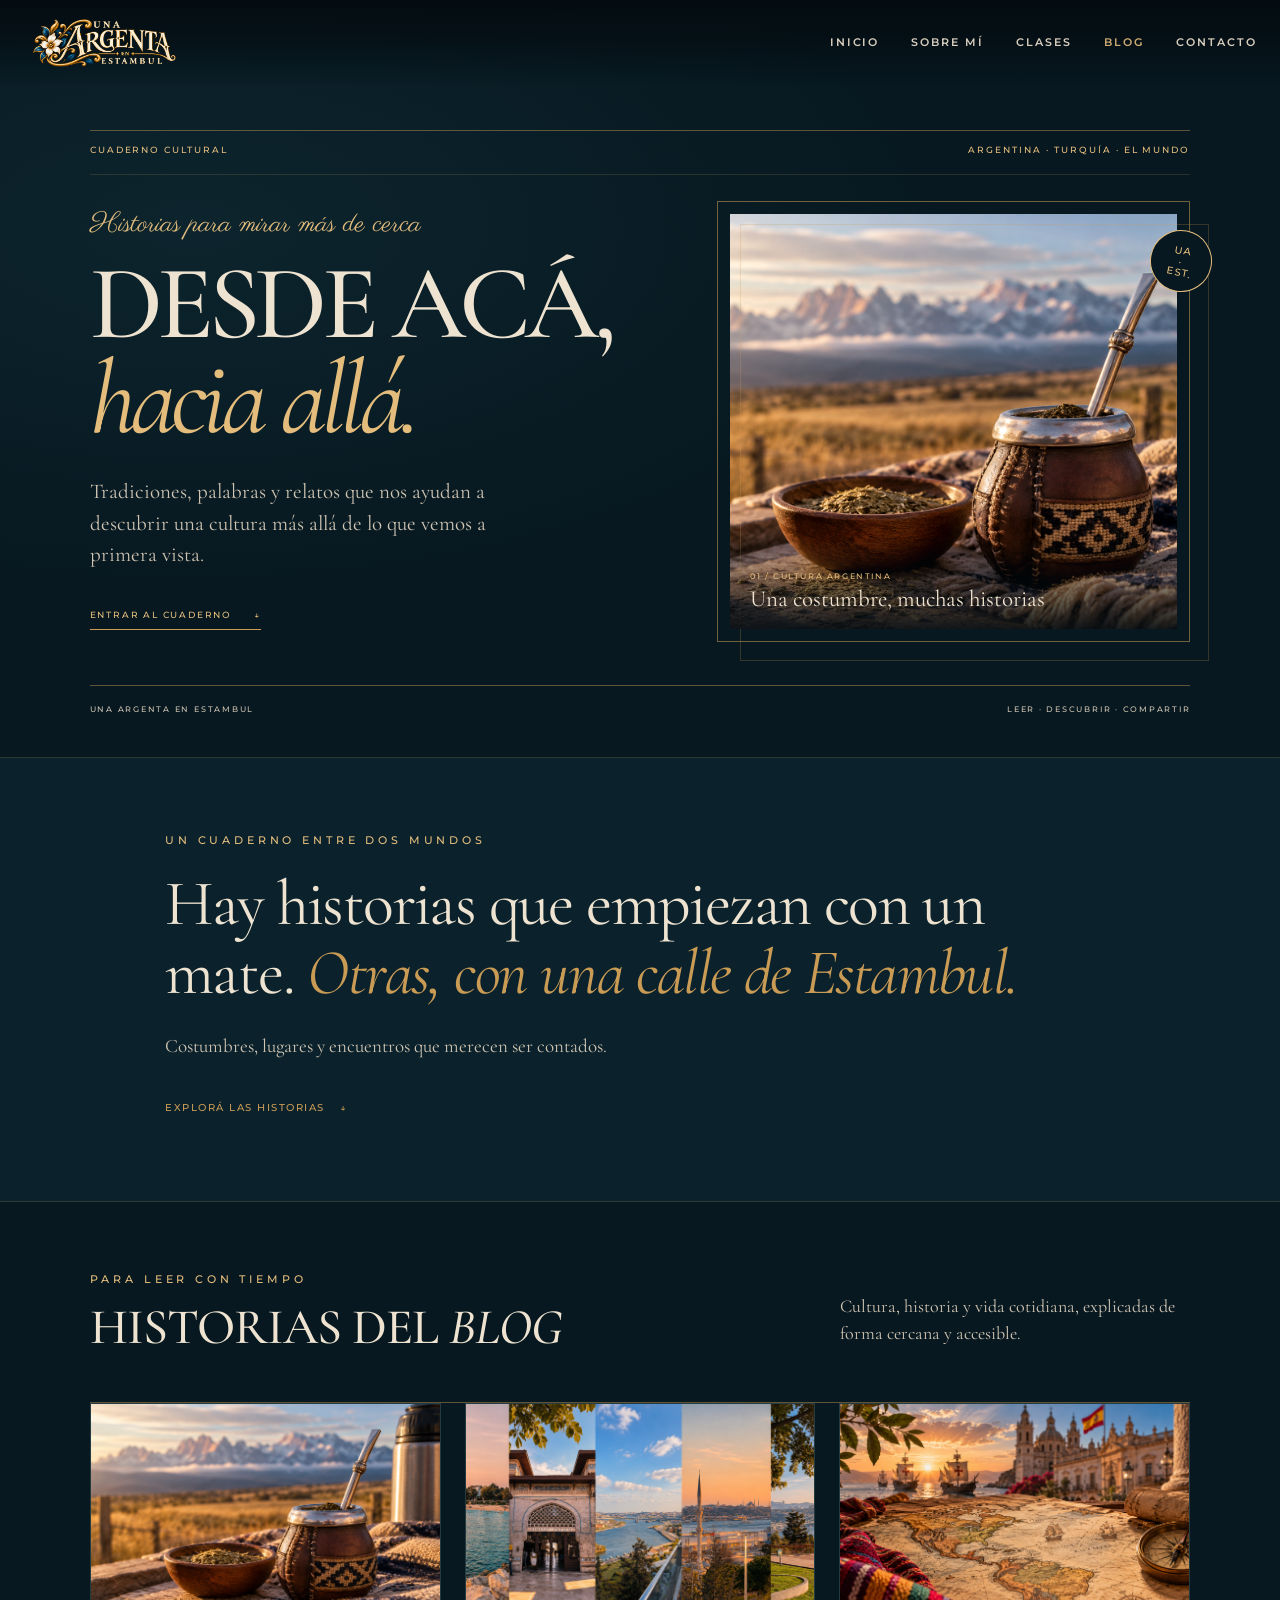
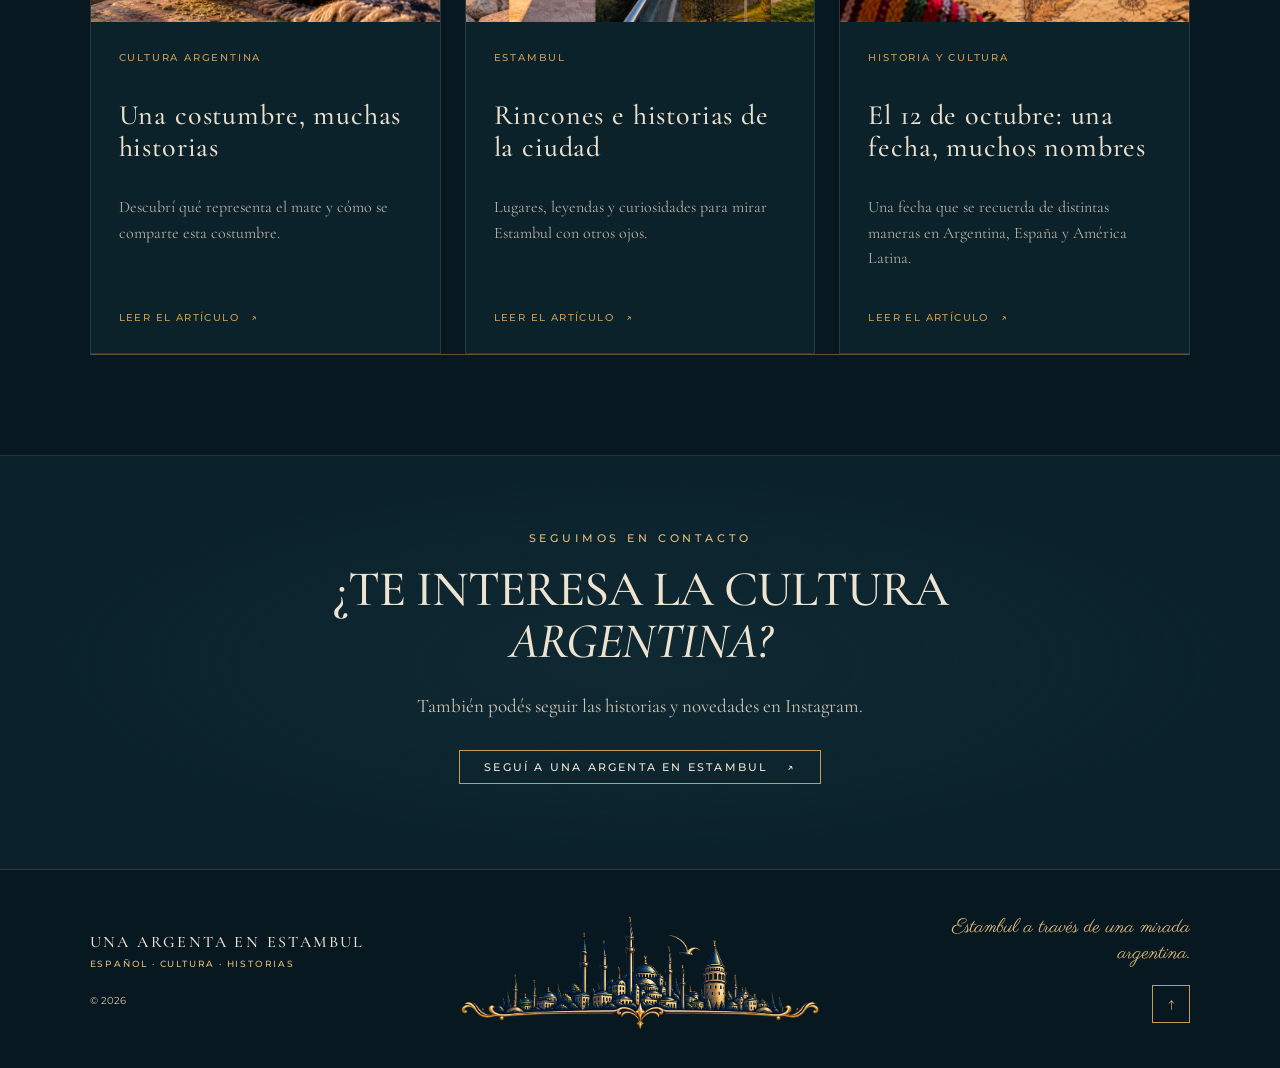
<file: blog.html>
<!DOCTYPE html>
<html lang="es">
<head>
  <meta charset="UTF-8">
  <meta name="viewport" content="width=device-width, initial-scale=1.0">
  <meta name="description" content="Historias, costumbres y cultura argentina desde Estambul. Descubrí el mate, las tradiciones y los pequeños encuentros entre culturas en Una Argenta en Estambul.">
  <meta name="theme-color" content="#071820">
  <title>El blog | Una Argenta en Estambul</title>

  <link rel="preconnect" href="https://fonts.googleapis.com">
  <link rel="preconnect" href="https://fonts.gstatic.com" crossorigin>
  <link href="https://fonts.googleapis.com/css2?family=Parisienne&display=swap" rel="stylesheet">
  <link href="https://fonts.googleapis.com/css2?family=Allura&family=Cormorant+Garamond:wght@400;500;600;700&family=Montserrat:wght@400;500;600&display=swap" rel="stylesheet">
  <link rel="stylesheet" href="https://cdnjs.cloudflare.com/ajax/libs/font-awesome/6.5.2/css/all.min.css">

  <link rel="stylesheet" href="style.css">
  <link rel="stylesheet" href="blog.css">
  <link rel="icon" type="image/png" href="images/favicon.png">
</head>

<body id="inicio">
  <div class="custom-scrollbar" aria-hidden="true">
    <div class="custom-scrollbar-thumb"></div>
  </div>

  <header class="site-header">
    <a class="brand" href="index.html#inicio" aria-label="Una Argenta en Estambul, inicio">
      <img src="images/logo-horizontal.png" alt="Una Argenta en Estambul">
    </a>

    <button class="menu-toggle" aria-label="Abrir menú" aria-expanded="false" aria-controls="main-nav">
      <span></span><span></span><span></span>
    </button>

    <nav class="main-nav" id="main-nav" aria-label="Navegación principal">
      <a href="index.html#inicio">Inicio</a>
      <a href="index.html#sobre-mi">Sobre mí</a>
      <a href="index.html#clases">Clases</a>
      <a href="blog.html" aria-current="page" class="current-page">Blog</a>
      <a href="index.html#contacto">Contacto</a>
    </nav>
  </header>

  <main class="blog-page">
    <!-- PORTADA EDITORIAL DEL BLOG -->
    <section class="journal-masthead" aria-labelledby="blog-title">
      <div class="journal-topline">
        <span>CUADERNO CULTURAL</span>
        <span>ARGENTINA · TURQUÍA · EL MUNDO</span>
      </div>

      <div class="journal-heading">
        <p class="journal-kicker">Historias para mirar más de cerca</p>
        <h1 id="blog-title">Desde acá,<br><em>hacia allá.</em></h1>
        <p class="journal-deck">
          Tradiciones, palabras y relatos que nos ayudan a descubrir una cultura
          más allá de lo que vemos a primera vista.
        </p>
        <a class="journal-scroll-link" href="#articulos">
          <span>ENTRAR AL CUADERNO</span><span aria-hidden="true">↓</span>
        </a>
      </div>

      <div class="journal-cover-art">
        <img
          src="articulos/imagenes/mate argenta en estambul.png"
          alt="Mate argentino tradicional con bombilla y yerba"
        >
        <div class="journal-image-caption">
          <span>01 / CULTURA ARGENTINA</span>
          <span>Una costumbre, muchas historias</span>
        </div>
        <span class="journal-stamp" aria-hidden="true">UA<br>·<br>EST.</span>
      </div>

      <div class="journal-bottomline">
        <span>UNA ARGENTA EN ESTAMBUL</span>
        <span>LEER · DESCUBRIR · COMPARTIR</span>
      </div>
    </section>

   <section class="journal-note journal-note-intro">
  <div class="journal-note-body">
    <p class="eyebrow">UN CUADERNO ENTRE DOS MUNDOS</p>

    <h2>
      Hay historias que empiezan con un mate.
      <em>Otras, con una calle de Estambul.</em>
    </h2>

    <p class="journal-note-text">
      Costumbres, lugares y encuentros que merecen ser contados.
    </p>

    <a href="#articulos" class="journal-note-link">
      EXPLORÁ LAS HISTORIAS <span aria-hidden="true">↓</span>
    </a>
  </div>

    </section>

    <!-- ARTÍCULOS -->
    <section class="blog-listing" id="articulos" aria-labelledby="articles-title">
      <div class="blog-section-heading">
        <div>
          <p class="eyebrow">PARA LEER CON TIEMPO</p>
          <h2 id="articles-title">Historias del <em>blog</em></h2>
        </div>
        <p class="blog-section-description">
          Cultura, historia y vida cotidiana, explicadas de forma cercana y accesible.
        </p>
      </div>

      <div class="blog-card-grid">

  <!-- ARTÍCULO 1: MATE -->
  <a class="blog-card blog-card-placeholder"
     href="articulos/que-es-el-mate-argentino.html"
     aria-label="Leer el artículo sobre el mate argentino">

    <img
      class="blog-card-image"
      src="articulos/imagenes/mate argenta en estambul.png"
      alt="Mate argentino con bombilla y yerba mate"
    >

    <div class="blog-card-content">
      <p class="article-category">CULTURA ARGENTINA</p>
      <h3>Una costumbre, muchas historias</h3>
      <p>Descubrí qué representa el mate y cómo se comparte esta costumbre.</p>
      <span class="article-card-link">
        LEER EL ARTÍCULO <span aria-hidden="true">↗</span>
      </span>
    </div>
  </a>


  <!-- ARTÍCULO 2: ESTAMBUL -->
<a class="blog-card blog-card-placeholder"
   href="articulos/rincones-favoritos-estambul.html"
   aria-label="Leer el artículo sobre Estambul">

  <img
    class="blog-card-image"
    src="articulos/imagenes/rincones-estambul.png"
    alt="Rincones de Estambul"
  >

  <div class="blog-card-content">

    <p class="article-category">ESTAMBUL</p>

    <h3>Rincones e historias de la ciudad</h3>

    <p>
      Lugares, leyendas y curiosidades para mirar Estambul
      con otros ojos.
    </p>

    <span class="article-card-link">
      LEER EL ARTÍCULO <span aria-hidden="true">↗</span>
    </span>

  </div>

</a>

  </article>


  <!-- ARTÍCULO 3: 12 DE OCTUBRE -->

<a class="blog-card blog-card-placeholder"
   href="articulos/12-de-octubre-muchos-nombres.html"
   aria-label="Leer el artículo sobre el 12 de octubre">

  <img
    class="blog-card-image"
    src="articulos/imagenes/12 de octubre argenta.png"
    alt="Imagen histórica ilustrativa para el artículo del 12 de octubre"
  >

  <div class="blog-card-content">

    <p class="article-category">HISTORIA Y CULTURA</p>

    <h3>El 12 de octubre: una fecha, muchos nombres</h3>

    <p>
      Una fecha que se recuerda de distintas maneras
      en Argentina, España y América Latina.
    </p>

    <span class="article-card-link">
      LEER EL ARTÍCULO <span aria-hidden="true">↗</span>
    </span>

  </div>

</a>
</div>
      </div>
      </div>
    </section>

    <!-- CTA FINAL -->
    <section class="blog-cta" aria-labelledby="blog-cta-title">
      <p class="eyebrow">SEGUIMOS EN CONTACTO</p>
      <h2 id="blog-cta-title">¿Te interesa la cultura <em>argentina?</em></h2>
      <p>También podés seguir las historias y novedades en Instagram.</p>
      <a class="button" href="https://www.instagram.com/argenta.estambul" target="_blank" rel="noopener noreferrer">
        <span>Seguí a Una Argenta en Estambul</span><span aria-hidden="true">↗</span>
      </a>
    </section>
  </main>

  <footer class="site-footer">
    <div class="footer-left">
      <div class="footer-brand">
        <span>UNA ARGENTA EN ESTAMBUL</span><br>
        <small>ESPAÑOL · CULTURA · HISTORIAS</small>
      </div>
      <p>© <span id="year"></span></p>
    </div>

    <img
      src="images/estambul-footer.png"
      alt=""
      class="footer-istanbul"
      aria-hidden="true"
    >

    <div class="footer-right">
      <h5 class="footer-tagline">Estambul a través de una mirada argentina.</h5>
      <a href="#inicio" class="back-top" aria-label="Volver arriba">↑</a>
    </div>
  </footer>

  <script src="script.js"></script>
  <script>
    const yearElement = document.getElementById("year");
    if (yearElement) yearElement.textContent = new Date().getFullYear();
  </script>


</body>
</html>
</file>
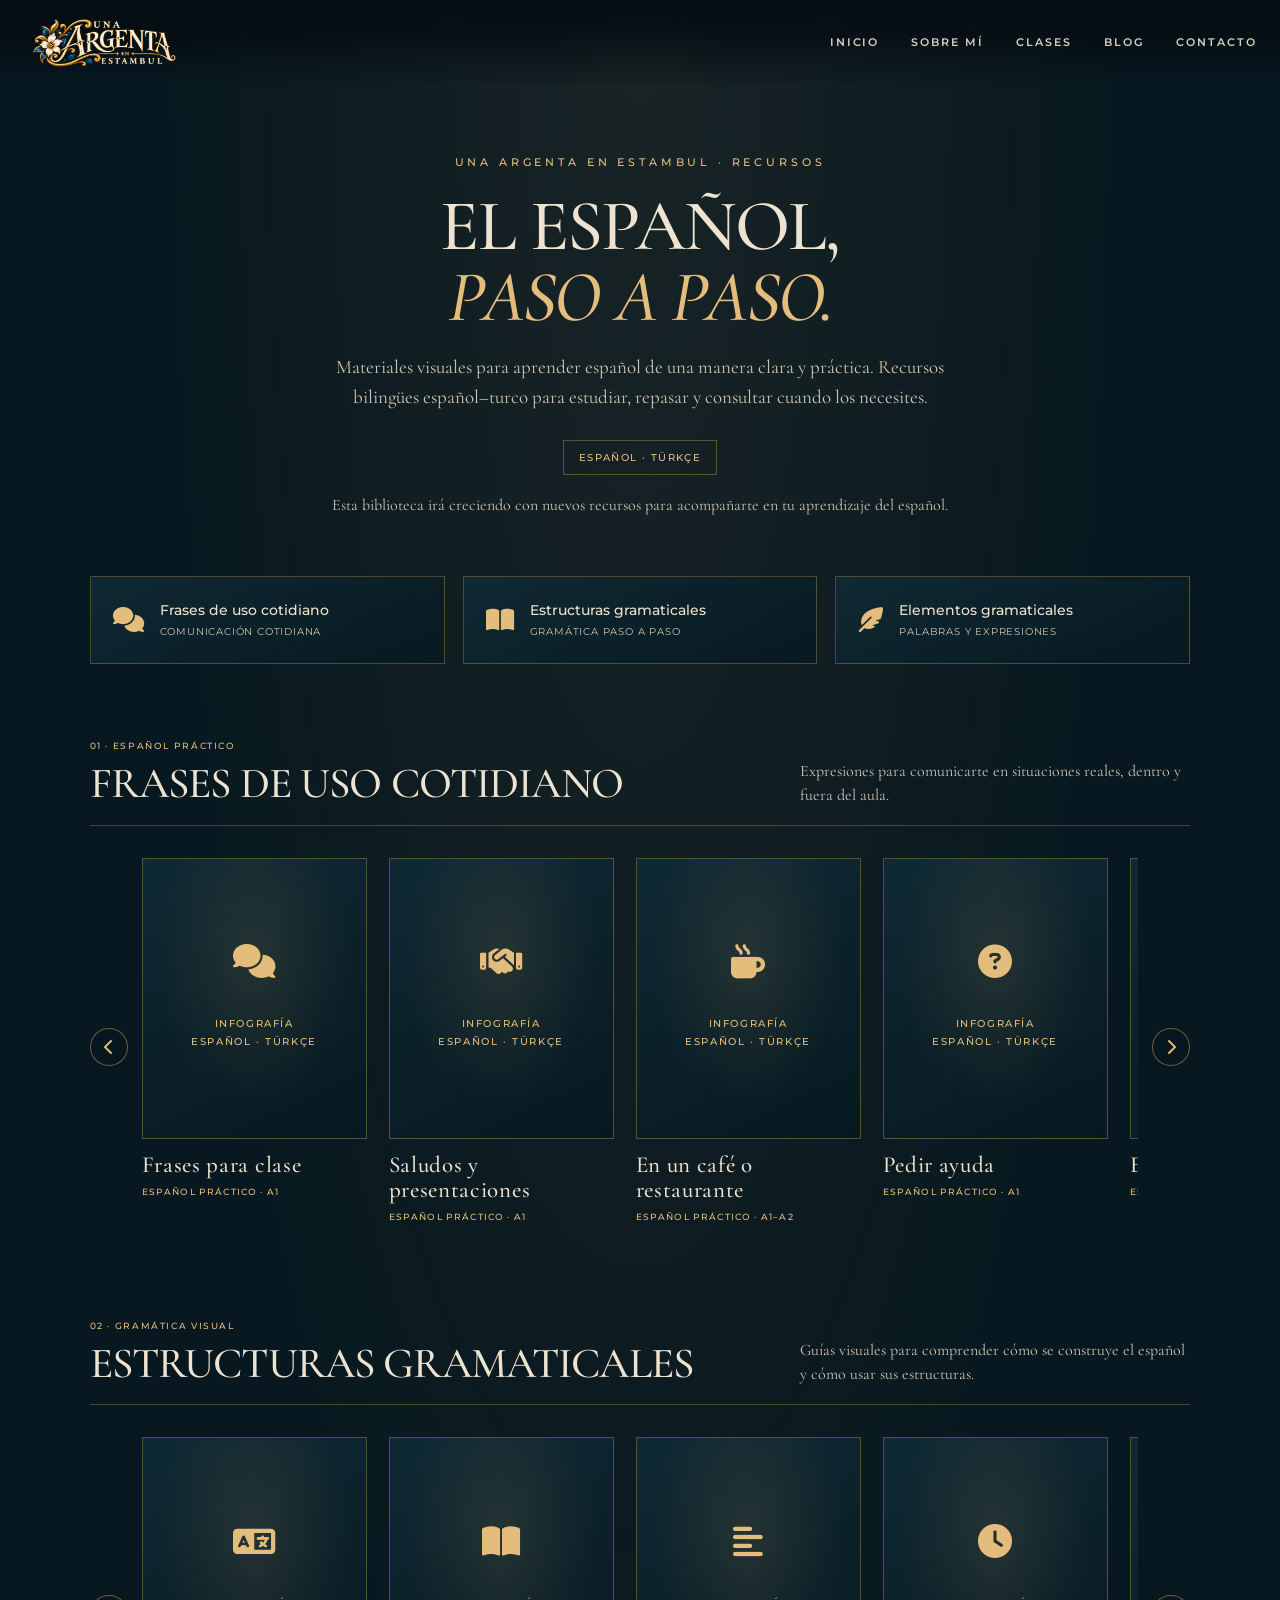
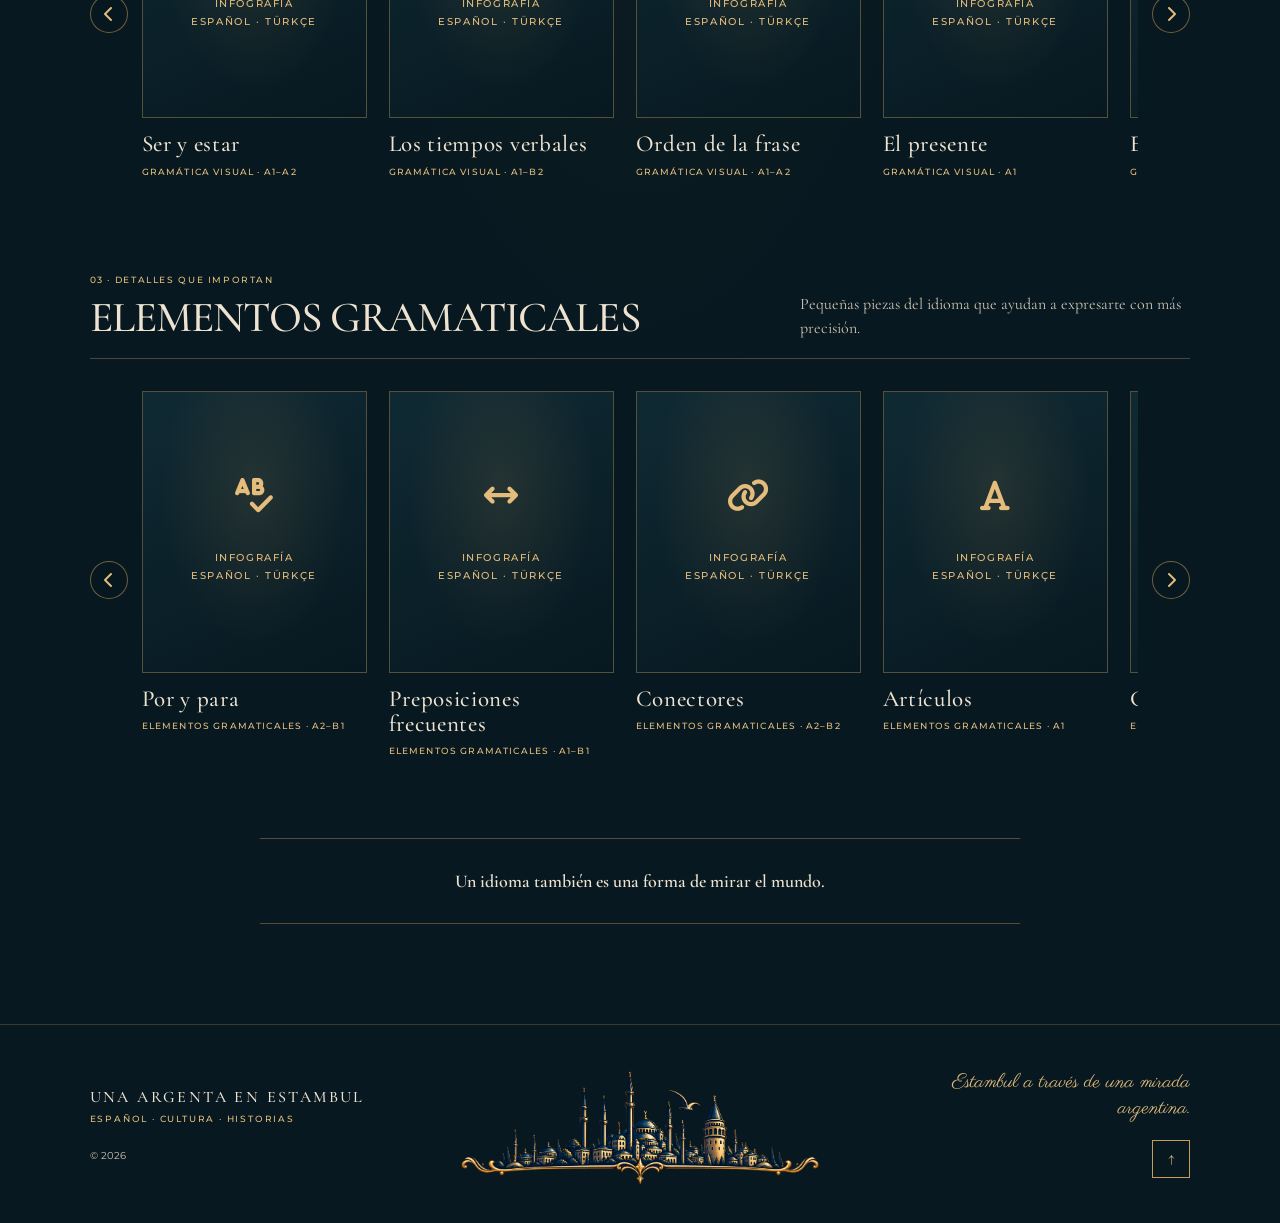
<file: recursos-final-v3.html>
<!DOCTYPE html>
<html lang="es">
<head>
  <meta charset="UTF-8">
  <meta name="viewport" content="width=device-width, initial-scale=1.0">
  <meta name="description" content="Infografías y recursos visuales para aprender español con explicaciones en español y turco. Una biblioteca de Una Argenta en Estambul.">
  <meta name="theme-color" content="#071820">
  <title>Recursos de español | Una Argenta en Estambul</title>

  <link rel="preconnect" href="https://fonts.googleapis.com">
  <link rel="preconnect" href="https://fonts.gstatic.com" crossorigin>
  <link href="https://fonts.googleapis.com/css2?family=Parisienne&display=swap" rel="stylesheet">
  <link href="https://fonts.googleapis.com/css2?family=Allura&family=Cormorant+Garamond:wght@400;500;600;700&family=Montserrat:wght@400;500;600&display=swap" rel="stylesheet">
  <link rel="stylesheet" href="https://cdnjs.cloudflare.com/ajax/libs/font-awesome/6.5.2/css/all.min.css">
  <link rel="stylesheet" href="style.css">
  <link rel="icon" type="image/png" href="images/favicon.png">
  <meta name="p:domain_verify" content="7eb9ddc503fcd4ea589ee521f699458e"/>

  <style>
    /* Estilos exclusivos de la página de recursos.
       La paleta y las fuentes se heredan de style.css. */
    .resources-page {
      min-height: 70vh;
      padding: 155px 7vw 100px;
      background:
        radial-gradient(ellipse at 50% 0%, rgba(201,155,85,.09), transparent 55%),
        var(--navy);
    }

    .resources-wrap {
      width: min(1120px, 100%);
      margin: 0 auto;
    }

    .resources-heading {
      max-width: 780px;
      margin: 0 auto 58px;
      text-align: center;
    }

    .resources-heading .eyebrow {
      margin-bottom: 22px;
    }

    .resources-heading h1 {
      margin: 0 0 20px;
      color: var(--cream);
      font: 500 clamp(42px, 6vw, 72px)/.98 var(--serif);
      letter-spacing: -.025em;
      text-transform: uppercase;
    }

    .resources-heading h1 em {
      color: var(--gold-light);
      font-style: italic;
    }

    .resources-intro {
      max-width: 650px;
      margin: 0 auto;
      color: var(--cream-muted);
      font: 400 19px/1.6 var(--serif);
    }

    .resources-language {
      display: inline-flex;
      align-items: center;
      gap: 10px;
      margin-top: 27px;
      padding: 10px 15px;
      border: 1px solid rgba(201,155,85,.4);
      color: var(--gold-light);
      font: 500 10px var(--sans);
      letter-spacing: .14em;
      text-transform: uppercase;
    }

    .resources-grid {
      display: grid;
      grid-template-columns: repeat(3, minmax(0, 1fr));
      gap: 26px;
    }

    .resource-card {
      display: flex;
      flex-direction: column;
      min-width: 0;
      overflow: hidden;
      border: 1px solid rgba(201,155,85,.35);
      background: linear-gradient(155deg, rgba(16,43,53,.88), rgba(7,24,32,.98));
      transition: transform .25s ease, border-color .25s ease, box-shadow .25s ease;
    }

    .resource-card:hover {
      transform: translateY(-5px);
      border-color: var(--gold-light);
      box-shadow: 0 18px 40px rgba(0,0,0,.2);
    }

    .resource-image {
      position: relative;
      display: grid;
      place-items: center;
      aspect-ratio: 4 / 5;
      overflow: hidden;
      background:
        linear-gradient(145deg, rgba(201,155,85,.10), transparent 45%),
        var(--navy-2);
      border-bottom: 1px solid rgba(201,155,85,.25);
    }

    .resource-image img {
      display: block;
      width: 100%;
      height: 100%;
      object-fit: contain;
      padding: 12px;
    }

    /* Se muestra mientras no se haya añadido la imagen definitiva. */
    .resource-placeholder {
      padding: 28px;
      color: var(--gold-light);
      text-align: center;
    }

    .resource-placeholder i {
      display: block;
      margin-bottom: 18px;
      font-size: 34px;
    }

    .resource-placeholder span {
      display: block;
      font: 500 10px/1.8 var(--sans);
      letter-spacing: .18em;
      text-transform: uppercase;
    }

    .resource-copy {
      display: flex;
      flex: 1;
      flex-direction: column;
      align-items: flex-start;
      padding: 25px 24px 27px;
    }

    .resource-level {
      margin-bottom: 12px;
      color: var(--gold-light);
      font: 500 9px var(--sans);
      letter-spacing: .18em;
      text-transform: uppercase;
    }

    .resource-copy h2 {
      margin: 0 0 12px;
      font-size: clamp(25px, 2.5vw, 32px);
      line-height: 1;
      text-transform: none;
    }

    .resource-copy p {
      margin: 0 0 24px;
      color: var(--cream-muted);
      font: 400 16px/1.5 var(--serif);
    }

    .resource-link {
      display: inline-flex;
      align-items: center;
      gap: 12px;
      margin-top: auto;
      padding-bottom: 5px;
      border-bottom: 1px solid var(--gold);
      color: var(--gold-light);
      font: 500 10px var(--sans);
      letter-spacing: .12em;
      text-transform: uppercase;
      transition: color .2s ease;
    }

    .resource-link:hover {
      color: var(--cream);
    }

    .resources-note {
      max-width: 760px;
      margin: 60px auto 0;
      padding: 28px 30px;
      border-top: 1px solid rgba(201,155,85,.4);
      border-bottom: 1px solid rgba(201,155,85,.4);
      color: var(--cream-muted);
      text-align: center;
      font: 400 18px/1.6 var(--serif);
    }

    .resources-note strong {
      color: var(--cream);
      font-weight: 600;
    }



    .resource-shortcuts {
      display:grid;
      grid-template-columns:repeat(3,minmax(0,1fr));
      gap:18px;
      width:min(1120px,100%);
      margin:38px auto 0;
    }
    .resource-shortcut {
      display:flex;
      align-items:center;
      gap:16px;
      min-height:88px;
      padding:20px 22px;
      border:1px solid rgba(201,155,85,.35);
      background:linear-gradient(155deg,rgba(16,43,53,.88),rgba(7,24,32,.98));
      color:var(--cream);
      text-decoration:none;
      transition:border-color .2s ease,transform .2s ease;
    }
    .resource-shortcut:hover { border-color:var(--gold-light); transform:translateY(-3px); }
    .resource-shortcut > i { flex:0 0 auto; color:var(--gold-light); font-size:25px; }
    .resource-shortcut span { display:flex; flex-direction:column; gap:6px; }
    .resource-shortcut strong { font:500 14px/1.25 var(--sans); }
    .resource-shortcut small { color:var(--cream-muted); font:400 10px/1.4 var(--sans); letter-spacing:.08em; text-transform:uppercase; }
    .resource-carousel { overflow-x:auto !important; }\n
    .resource-carousel-shell { position:relative; width:100%; }
    .resource-carousel { flex:1 1 0; width:0; max-width:100%; }
    .carousel-arrow { position:relative; z-index:2; flex-shrink:0; }

    .resource-item { flex:0 0 calc((100% - 88px) / 5); min-width:150px; }
    .resource-preview { width:100%; }
    @media(max-width:900px) {
      .resource-shortcuts { grid-template-columns:1fr; gap:12px; }
      .resource-shortcut { min-height:74px; }
      .resource-item { flex-basis:calc((100% - 44px) / 3); }
    }
    @media(max-width:600px) {
      .resource-item { flex-basis:72vw; }
      .resource-shortcuts { margin-top:28px; }
    }

    .resources-intro-note { margin-top:18px !important; font-size:16px !important; }
    .resource-section { margin-top:76px; scroll-margin-top:110px; }
    .resource-section-heading { display:flex; align-items:end; justify-content:space-between; gap:28px; margin-bottom:24px; padding-bottom:18px; border-bottom:1px solid rgba(201,155,85,.35); }
    .resource-section-heading h2 { margin:0; color:var(--cream); font:500 clamp(29px,3.5vw,43px)/1.05 var(--serif); }
    .resource-section-heading > p { max-width:390px; margin:0; color:var(--cream-muted); font:400 16px/1.5 var(--serif); }
    .section-kicker { margin:0 0 10px; color:var(--gold-light); font:500 9px var(--sans); letter-spacing:.18em; text-transform:uppercase; }
    .resource-carousel-shell { display:flex; align-items:center; gap:14px; min-width:0; }
    .resource-carousel { display:flex !important; flex:1 1 auto; gap:22px; min-width:0; overflow-x:auto !important; overflow-y:hidden; padding:8px 2px 20px; scroll-snap-type:x mandatory; scroll-behavior:smooth; -webkit-overflow-scrolling:touch; scrollbar-width:thin; scrollbar-color:var(--gold) rgba(201,155,85,.12); }
    .resource-carousel::-webkit-scrollbar { height:6px; }
    .resource-carousel::-webkit-scrollbar-track { background:rgba(201,155,85,.12); }
    .resource-carousel::-webkit-scrollbar-thumb { background:var(--gold); }
    .resource-item { flex:0 0 225px; min-width:0; scroll-snap-align:start; }
    .resource-preview { display:grid; width:100%; aspect-ratio:4/5; place-items:center; padding:0; overflow:hidden; border:1px solid rgba(201,155,85,.38); background:var(--navy-2); cursor:zoom-in; }
    .resource-preview img { display:block; width:100%; height:100%; object-fit:contain; padding:10px; }
    .resource-preview .resource-placeholder { display:grid; width:100%; height:100%; align-content:center; justify-items:center; gap:18px; padding:24px; background:radial-gradient(ellipse at 50% 35%,rgba(201,155,85,.13),transparent 60%),linear-gradient(155deg,rgba(16,43,53,.88),rgba(7,24,32,.98)); color:var(--gold-light); text-align:center; }
    .resource-preview .resource-placeholder i { font-size:34px; }
    .resource-preview .resource-placeholder span { font:500 10px/1.8 var(--sans); letter-spacing:.16em; text-transform:uppercase; }
    .resource-item h3 { margin:14px 0 7px; color:var(--cream); font:500 23px/1.1 var(--serif); }
    .resource-item .resource-level { margin:0; color:var(--gold-light); font:500 9px/1.5 var(--sans); letter-spacing:.13em; text-transform:uppercase; }
    .carousel-arrow { flex:0 0 38px; width:38px; height:38px; display:grid; place-items:center; border:1px solid rgba(201,155,85,.55); border-radius:50%; color:var(--gold-light); background:rgba(7,24,32,.95); cursor:pointer; }
    .carousel-arrow:hover { background:var(--gold); color:var(--navy); }
    .resource-lightbox[hidden] { display:none; }
    .resource-lightbox { position:fixed; z-index:2000; inset:0; display:flex; flex-direction:column; align-items:center; justify-content:center; gap:14px; padding:55px 24px 25px; background:rgba(2,9,13,.94); backdrop-filter:blur(8px); }
    .lightbox-content { display:grid; place-items:center; width:100%; height:100%; min-height:0; }
    .lightbox-content img { display:block; max-width:min(100%,900px); max-height:100%; width:auto; height:auto; object-fit:contain; border:1px solid rgba(201,155,85,.45); }
    .lightbox-content .resource-placeholder { display:grid; place-items:center; gap:18px; width:min(88vw,560px); aspect-ratio:4/5; border:1px solid rgba(201,155,85,.45); background:var(--navy-2); color:var(--gold-light); text-align:center; }
    .lightbox-close { position:absolute; top:12px; right:20px; width:44px; height:44px; border:1px solid rgba(201,155,85,.55); background:transparent; color:var(--cream); font:300 34px/1 var(--sans); cursor:pointer; }
    .lightbox-caption { margin:0; color:var(--cream); font:500 20px/1.2 var(--serif); }
    body.lightbox-open { overflow:hidden; }
    @media(max-width:700px) {
      .resource-section { margin-top:56px; }
      .resource-section-heading { display:block; }
      .resource-section-heading > p { margin-top:12px; }
      .resource-carousel { gap:15px; }
      .resource-item { flex-basis:72vw; }
      .carousel-arrow { flex-basis:30px; width:30px; height:30px; }
    }

    @media (max-width: 900px) {
      .resources-page { padding: 130px 6vw 80px; }
      .resources-grid { grid-template-columns: repeat(2, minmax(0, 1fr)); gap: 20px; }
      .resources-heading { margin-bottom: 42px; }
    }

    @media (max-width: 600px) {
      .resources-page { padding: 115px 22px 65px; }
      .resources-heading h1 { font-size: clamp(38px, 11vw, 54px); }
      .resources-intro { font-size: 17px; }
      .resources-grid { grid-template-columns: minmax(0, 1fr); gap: 22px; }
      .resource-card { max-width: 430px; width: 100%; margin: 0 auto; }
      .resource-image { aspect-ratio: 4 / 4.5; }
      .resource-copy { padding: 23px 22px 25px; }
      .resources-note { margin-top: 42px; padding: 23px 8px; font-size: 17px; }
    }
  </style>
</head>

<body>
  <div class="custom-scrollbar">
    <div class="custom-scrollbar-thumb"></div>
  </div>

  <!-- Encabezado compartido con la landing -->
  <header class="site-header">
    <a class="brand" href="index.html#inicio" aria-label="Una Argenta en Estambul, inicio">
      <img src="images/logo-horizontal.png" alt="Una Argenta en Estambul">
    </a>

    <button class="menu-toggle" aria-label="Abrir menú" aria-expanded="false">
      <span></span><span></span><span></span>
    </button>

    <nav class="main-nav" aria-label="Navegación principal">
      <a href="index.html#inicio">Inicio</a>
      <a href="index.html#sobre-mi">Sobre mí</a>
      <a href="index.html#clases">Clases</a>
      <a href="index.html#blog">Blog</a>
      <a href="index.html#contacto">Contacto</a>
    </nav>
  </header>

  <main>
    <section class="resources-page" aria-labelledby="resources-title">
      <div class="resources-wrap">
        <header class="resources-heading">
          <p class="eyebrow">UNA ARGENTA EN ESTAMBUL · RECURSOS</p>
          <h1 id="resources-title">El español,<br><em>paso a paso.</em></h1>
          <p class="resources-intro">
            Materiales visuales para aprender español de una manera clara y práctica.
            Recursos bilingües español–turco para estudiar, repasar y consultar cuando los necesites.
          </p>
          <span class="resources-language">Español · Türkçe</span>
          <p class="resources-intro resources-intro-note">
            Esta biblioteca irá creciendo con nuevos recursos para acompañarte en tu aprendizaje del español.
          </p>
        </header>

        <nav class="resource-shortcuts" aria-label="Ir a una categoría de recursos">
          <a class="resource-shortcut" href="#frases">
            <i class="fa-solid fa-comments" aria-hidden="true"></i>
            <span><strong>Frases de uso cotidiano</strong><small>Comunicación cotidiana</small></span>
          </a>
          <a class="resource-shortcut" href="#estructuras">
            <i class="fa-solid fa-book-open" aria-hidden="true"></i>
            <span><strong>Estructuras gramaticales</strong><small>Gramática paso a paso</small></span>
          </a>
          <a class="resource-shortcut" href="#elementos">
            <i class="fa-solid fa-feather-pointed" aria-hidden="true"></i>
            <span><strong>Elementos gramaticales</strong><small>Palabras y expresiones</small></span>
          </a>
        </nav>



        <section class="resource-section" id="frases" aria-labelledby="frases-title">
          <div class="resource-section-heading">
            <div><p class="section-kicker">01 · Español práctico</p><h2 id="frases-title">Frases de uso cotidiano</h2></div>
            <p>Expresiones para comunicarte en situaciones reales, dentro y fuera del aula.</p>
          </div>
          <div class="resource-carousel-shell">
            <button class="carousel-arrow carousel-prev" type="button" aria-label="Ver infografías anteriores"><i class="fa-solid fa-chevron-left" aria-hidden="true"></i></button>
            <div class="resource-carousel" aria-label="Infografías de frases de uso cotidiano" tabindex="0">
              <article class="resource-item">
                <button class="resource-preview" type="button" data-title="Frases para clase" aria-label="Ampliar Frases para clase">
                  <span class="resource-placeholder"><i class="fa-solid fa-comments" aria-hidden="true"></i><span>Infografía<br>Español · Türkçe</span></span>
                </button>
                <h3>Frases para clase</h3><p class="resource-level">Español práctico · A1</p>
              </article>
              <article class="resource-item">
                <button class="resource-preview" type="button" data-title="Saludos y presentaciones" aria-label="Ampliar Saludos y presentaciones">
                  <span class="resource-placeholder"><i class="fa-solid fa-handshake" aria-hidden="true"></i><span>Infografía<br>Español · Türkçe</span></span>
                </button>
                <h3>Saludos y presentaciones</h3><p class="resource-level">Español práctico · A1</p>
              </article>
              <article class="resource-item">
                <button class="resource-preview" type="button" data-title="En un café o restaurante" aria-label="Ampliar En un café o restaurante">
                  <span class="resource-placeholder"><i class="fa-solid fa-mug-hot" aria-hidden="true"></i><span>Infografía<br>Español · Türkçe</span></span>
                </button>
                <h3>En un café o restaurante</h3><p class="resource-level">Español práctico · A1–A2</p>
              </article>
              <article class="resource-item">
                <button class="resource-preview" type="button" data-title="Pedir ayuda" aria-label="Ampliar Pedir ayuda">
                  <span class="resource-placeholder"><i class="fa-solid fa-circle-question" aria-hidden="true"></i><span>Infografía<br>Español · Türkçe</span></span>
                </button>
                <h3>Pedir ayuda</h3><p class="resource-level">Español práctico · A1</p>
              </article>
              <article class="resource-item">
                <button class="resource-preview" type="button" data-title="En tiendas y mercados" aria-label="Ampliar En tiendas y mercados">
                  <span class="resource-placeholder"><i class="fa-solid fa-basket-shopping" aria-hidden="true"></i><span>Infografía<br>Español · Türkçe</span></span>
                </button>
                <h3>En tiendas y mercados</h3><p class="resource-level">Español práctico · A1–A2</p>
              </article>
              <article class="resource-item">
                <button class="resource-preview" type="button" data-title="Hablar de gustos" aria-label="Ampliar Hablar de gustos">
                  <span class="resource-placeholder"><i class="fa-solid fa-heart" aria-hidden="true"></i><span>Infografía<br>Español · Türkçe</span></span>
                </button>
                <h3>Hablar de gustos</h3><p class="resource-level">Español práctico · A1–A2</p>
              </article>
              <article class="resource-item">
                <button class="resource-preview" type="button" data-title="Pedir indicaciones" aria-label="Ampliar Pedir indicaciones">
                  <span class="resource-placeholder"><i class="fa-solid fa-map-location-dot" aria-hidden="true"></i><span>Infografía<br>Español · Türkçe</span></span>
                </button>
                <h3>Pedir indicaciones</h3><p class="resource-level">Español práctico · A1–A2</p>
              </article>
              <article class="resource-item">
                <button class="resource-preview" type="button" data-title="En el transporte" aria-label="Ampliar En el transporte">
                  <span class="resource-placeholder"><i class="fa-solid fa-bus" aria-hidden="true"></i><span>Infografía<br>Español · Türkçe</span></span>
                </button>
                <h3>En el transporte</h3><p class="resource-level">Español práctico · A1–A2</p>
              </article>
              <article class="resource-item">
                <button class="resource-preview" type="button" data-title="Hacer planes" aria-label="Ampliar Hacer planes">
                  <span class="resource-placeholder"><i class="fa-solid fa-calendar-days" aria-hidden="true"></i><span>Infografía<br>Español · Türkçe</span></span>
                </button>
                <h3>Hacer planes</h3><p class="resource-level">Español práctico · A2</p>
              </article>
              <article class="resource-item">
                <button class="resource-preview" type="button" data-title="Conversaciones cotidianas" aria-label="Ampliar Conversaciones cotidianas">
                  <span class="resource-placeholder"><i class="fa-solid fa-comments" aria-hidden="true"></i><span>Infografía<br>Español · Türkçe</span></span>
                </button>
                <h3>Conversaciones cotidianas</h3><p class="resource-level">Español práctico · A2</p>
              </article>
            </div>
            <button class="carousel-arrow carousel-next" type="button" aria-label="Ver más infografías"><i class="fa-solid fa-chevron-right" aria-hidden="true"></i></button>
          </div>
        </section>

        <section class="resource-section" id="estructuras" aria-labelledby="estructuras-title">
          <div class="resource-section-heading">
            <div><p class="section-kicker">02 · Gramática visual</p><h2 id="estructuras-title">Estructuras gramaticales</h2></div>
            <p>Guías visuales para comprender cómo se construye el español y cómo usar sus estructuras.</p>
          </div>
          <div class="resource-carousel-shell">
            <button class="carousel-arrow carousel-prev" type="button" aria-label="Ver infografías anteriores"><i class="fa-solid fa-chevron-left" aria-hidden="true"></i></button>
            <div class="resource-carousel" aria-label="Infografías de estructuras gramaticales" tabindex="0">
              <article class="resource-item">
                <button class="resource-preview" type="button" data-title="Ser y estar" aria-label="Ampliar Ser y estar">
                  <span class="resource-placeholder"><i class="fa-solid fa-language" aria-hidden="true"></i><span>Infografía<br>Español · Türkçe</span></span>
                </button>
                <h3>Ser y estar</h3><p class="resource-level">Gramática visual · A1–A2</p>
              </article>
              <article class="resource-item">
                <button class="resource-preview" type="button" data-title="Los tiempos verbales" aria-label="Ampliar Los tiempos verbales">
                  <span class="resource-placeholder"><i class="fa-solid fa-book-open" aria-hidden="true"></i><span>Infografía<br>Español · Türkçe</span></span>
                </button>
                <h3>Los tiempos verbales</h3><p class="resource-level">Gramática visual · A1–B2</p>
              </article>
              <article class="resource-item">
                <button class="resource-preview" type="button" data-title="Orden de la frase" aria-label="Ampliar Orden de la frase">
                  <span class="resource-placeholder"><i class="fa-solid fa-align-left" aria-hidden="true"></i><span>Infografía<br>Español · Türkçe</span></span>
                </button>
                <h3>Orden de la frase</h3><p class="resource-level">Gramática visual · A1–A2</p>
              </article>
              <article class="resource-item">
                <button class="resource-preview" type="button" data-title="El presente" aria-label="Ampliar El presente">
                  <span class="resource-placeholder"><i class="fa-solid fa-clock" aria-hidden="true"></i><span>Infografía<br>Español · Türkçe</span></span>
                </button>
                <h3>El presente</h3><p class="resource-level">Gramática visual · A1</p>
              </article>
              <article class="resource-item">
                <button class="resource-preview" type="button" data-title="El pasado" aria-label="Ampliar El pasado">
                  <span class="resource-placeholder"><i class="fa-solid fa-clock-rotate-left" aria-hidden="true"></i><span>Infografía<br>Español · Türkçe</span></span>
                </button>
                <h3>El pasado</h3><p class="resource-level">Gramática visual · A2–B1</p>
              </article>
              <article class="resource-item">
                <button class="resource-preview" type="button" data-title="El futuro" aria-label="Ampliar El futuro">
                  <span class="resource-placeholder"><i class="fa-solid fa-calendar-days" aria-hidden="true"></i><span>Infografía<br>Español · Türkçe</span></span>
                </button>
                <h3>El futuro</h3><p class="resource-level">Gramática visual · A2</p>
              </article>
              <article class="resource-item">
                <button class="resource-preview" type="button" data-title="Verbos reflexivos" aria-label="Ampliar Verbos reflexivos">
                  <span class="resource-placeholder"><i class="fa-solid fa-arrows-rotate" aria-hidden="true"></i><span>Infografía<br>Español · Türkçe</span></span>
                </button>
                <h3>Verbos reflexivos</h3><p class="resource-level">Gramática visual · A1–A2</p>
              </article>
              <article class="resource-item">
                <button class="resource-preview" type="button" data-title="Estar + gerundio" aria-label="Ampliar Estar + gerundio">
                  <span class="resource-placeholder"><i class="fa-solid fa-person-running" aria-hidden="true"></i><span>Infografía<br>Español · Türkçe</span></span>
                </button>
                <h3>Estar + gerundio</h3><p class="resource-level">Gramática visual · A2</p>
              </article>
              <article class="resource-item">
                <button class="resource-preview" type="button" data-title="Ir a + infinitivo" aria-label="Ampliar Ir a + infinitivo">
                  <span class="resource-placeholder"><i class="fa-solid fa-arrow-right" aria-hidden="true"></i><span>Infografía<br>Español · Türkçe</span></span>
                </button>
                <h3>Ir a + infinitivo</h3><p class="resource-level">Gramática visual · A1–A2</p>
              </article>
              <article class="resource-item">
                <button class="resource-preview" type="button" data-title="El subjuntivo" aria-label="Ampliar El subjuntivo">
                  <span class="resource-placeholder"><i class="fa-solid fa-diagram-project" aria-hidden="true"></i><span>Infografía<br>Español · Türkçe</span></span>
                </button>
                <h3>El subjuntivo</h3><p class="resource-level">Gramática visual · B1–B2</p>
              </article>
            </div>
            <button class="carousel-arrow carousel-next" type="button" aria-label="Ver más infografías"><i class="fa-solid fa-chevron-right" aria-hidden="true"></i></button>
          </div>
        </section>

        <section class="resource-section" id="elementos" aria-labelledby="elementos-title">
          <div class="resource-section-heading">
            <div><p class="section-kicker">03 · Detalles que importan</p><h2 id="elementos-title">Elementos gramaticales</h2></div>
            <p>Pequeñas piezas del idioma que ayudan a expresarte con más precisión.</p>
          </div>
          <div class="resource-carousel-shell">
            <button class="carousel-arrow carousel-prev" type="button" aria-label="Ver infografías anteriores"><i class="fa-solid fa-chevron-left" aria-hidden="true"></i></button>
            <div class="resource-carousel" aria-label="Infografías de elementos gramaticales" tabindex="0">
              <article class="resource-item">
                <button class="resource-preview" type="button" data-title="Por y para" aria-label="Ampliar Por y para">
                  <span class="resource-placeholder"><i class="fa-solid fa-spell-check" aria-hidden="true"></i><span>Infografía<br>Español · Türkçe</span></span>
                </button>
                <h3>Por y para</h3><p class="resource-level">Elementos gramaticales · A2–B1</p>
              </article>
              <article class="resource-item">
                <button class="resource-preview" type="button" data-title="Preposiciones frecuentes" aria-label="Ampliar Preposiciones frecuentes">
                  <span class="resource-placeholder"><i class="fa-solid fa-arrows-left-right" aria-hidden="true"></i><span>Infografía<br>Español · Türkçe</span></span>
                </button>
                <h3>Preposiciones frecuentes</h3><p class="resource-level">Elementos gramaticales · A1–B1</p>
              </article>
              <article class="resource-item">
                <button class="resource-preview" type="button" data-title="Conectores" aria-label="Ampliar Conectores">
                  <span class="resource-placeholder"><i class="fa-solid fa-link" aria-hidden="true"></i><span>Infografía<br>Español · Türkçe</span></span>
                </button>
                <h3>Conectores</h3><p class="resource-level">Elementos gramaticales · A2–B2</p>
              </article>
              <article class="resource-item">
                <button class="resource-preview" type="button" data-title="Artículos" aria-label="Ampliar Artículos">
                  <span class="resource-placeholder"><i class="fa-solid fa-font" aria-hidden="true"></i><span>Infografía<br>Español · Türkçe</span></span>
                </button>
                <h3>Artículos</h3><p class="resource-level">Elementos gramaticales · A1</p>
              </article>
              <article class="resource-item">
                <button class="resource-preview" type="button" data-title="Género y número" aria-label="Ampliar Género y número">
                  <span class="resource-placeholder"><i class="fa-solid fa-venus-mars" aria-hidden="true"></i><span>Infografía<br>Español · Türkçe</span></span>
                </button>
                <h3>Género y número</h3><p class="resource-level">Elementos gramaticales · A1</p>
              </article>
              <article class="resource-item">
                <button class="resource-preview" type="button" data-title="Pronombres" aria-label="Ampliar Pronombres">
                  <span class="resource-placeholder"><i class="fa-solid fa-user" aria-hidden="true"></i><span>Infografía<br>Español · Türkçe</span></span>
                </button>
                <h3>Pronombres</h3><p class="resource-level">Elementos gramaticales · A1–B1</p>
              </article>
              <article class="resource-item">
                <button class="resource-preview" type="button" data-title="Ser, estar y hay" aria-label="Ampliar Ser, estar y hay">
                  <span class="resource-placeholder"><i class="fa-solid fa-location-dot" aria-hidden="true"></i><span>Infografía<br>Español · Türkçe</span></span>
                </button>
                <h3>Ser, estar y hay</h3><p class="resource-level">Elementos gramaticales · A1–A2</p>
              </article>
              <article class="resource-item">
                <button class="resource-preview" type="button" data-title="Muy y mucho" aria-label="Ampliar Muy y mucho">
                  <span class="resource-placeholder"><i class="fa-solid fa-plus" aria-hidden="true"></i><span>Infografía<br>Español · Türkçe</span></span>
                </button>
                <h3>Muy y mucho</h3><p class="resource-level">Elementos gramaticales · A1–A2</p>
              </article>
              <article class="resource-item">
                <button class="resource-preview" type="button" data-title="Comparativos" aria-label="Ampliar Comparativos">
                  <span class="resource-placeholder"><i class="fa-solid fa-scale-balanced" aria-hidden="true"></i><span>Infografía<br>Español · Türkçe</span></span>
                </button>
                <h3>Comparativos</h3><p class="resource-level">Elementos gramaticales · A2</p>
              </article>
              <article class="resource-item">
                <button class="resource-preview" type="button" data-title="Falsos amigos" aria-label="Ampliar Falsos amigos">
                  <span class="resource-placeholder"><i class="fa-solid fa-language" aria-hidden="true"></i><span>Infografía<br>Español · Türkçe</span></span>
                </button>
                <h3>Falsos amigos</h3><p class="resource-level">Vocabulario · A2–B1</p>
              </article>
            </div>
            <button class="carousel-arrow carousel-next" type="button" aria-label="Ver más infografías"><i class="fa-solid fa-chevron-right" aria-hidden="true"></i></button>
          </div>
        </section>

        <div class="resource-lightbox" id="resource-lightbox" role="dialog" aria-modal="true" aria-label="Infografía ampliada" hidden>
          <button class="lightbox-close" type="button" aria-label="Cerrar imagen">&times;</button>
          <div class="lightbox-content"></div><p class="lightbox-caption"></p>
        </div>

        <p class="resources-note"><strong>Un idioma también es una forma de mirar el mundo.</strong></p>

      </div>
    </section>
  </main>

  <!-- Pie de página compartido con la landing -->
  <footer class="site-footer">
    <div class="footer-left">
      <div class="footer-brand">
        <span>UNA ARGENTA EN ESTAMBUL</span><br>
        <small>ESPAÑOL · CULTURA · HISTORIAS</small>
      </div>
      <p>© <span id="year"></span></p>
    </div>

    <img
      src="images/estambul-footer.png"
      alt=""
      class="footer-istanbul"
      aria-hidden="true"
    >

    <div class="footer-right">
      <h5 class="footer-tagline">Estambul a través de una mirada argentina.</h5>
      <a href="index.html#inicio" class="back-top" aria-label="Volver al inicio">↑</a>
    </div>
  </footer>


  <script>
    (() => {
      document.querySelectorAll('.resource-carousel-shell').forEach((shell) => {
        const carousel = shell.querySelector('.resource-carousel');
        const prev = shell.querySelector('.carousel-prev');
        const next = shell.querySelector('.carousel-next');
        if (!carousel || !prev || !next) return;

        const step = () => {
          const card = carousel.querySelector('.resource-item');
          if (!card) return Math.max(220, carousel.clientWidth * 0.8);
          const styles = window.getComputedStyle(carousel);
          const gap = parseFloat(styles.columnGap || styles.gap) || 0;
          return card.getBoundingClientRect().width + gap;
        };

        prev.addEventListener('click', (event) => {
          event.preventDefault();
          carousel.scrollTo({ left: Math.max(0, carousel.scrollLeft - step()), behavior: 'smooth' });
        });

        next.addEventListener('click', (event) => {
          event.preventDefault();
          carousel.scrollTo({ left: Math.min(carousel.scrollWidth, carousel.scrollLeft + step()), behavior: 'smooth' });
        });
      });

      const lightbox = document.getElementById('resource-lightbox');
      if (!lightbox) return;
      const content = lightbox.querySelector('.lightbox-content');
      const caption = lightbox.querySelector('.lightbox-caption');
      const close = lightbox.querySelector('.lightbox-close');
      let trigger = null;
      function closeViewer() {
        lightbox.hidden = true;
        content.replaceChildren();
        document.body.classList.remove('lightbox-open');
        if (trigger) trigger.focus();
      }
      document.querySelectorAll('.resource-preview').forEach((button) => {
        button.addEventListener('click', () => {
          trigger = button;
          const img = button.querySelector('img');
          if (img) {
            const big = document.createElement('img');
            big.src = img.currentSrc || img.src;
            big.alt = img.alt || button.dataset.title || 'Infografía';
            content.appendChild(big);
          } else {
            const placeholder = button.querySelector('.resource-placeholder');
            if (placeholder) content.appendChild(placeholder.cloneNode(true));
          }
          caption.textContent = button.dataset.title || 'Infografía';
          lightbox.hidden = false;
          document.body.classList.add('lightbox-open');
          close.focus();
        });
      });
      close.addEventListener('click', closeViewer);
      lightbox.addEventListener('click', (e) => { if (e.target === lightbox) closeViewer(); });
      document.addEventListener('keydown', (e) => { if (e.key === 'Escape' && !lightbox.hidden) closeViewer(); });
    })();
  </script>

  <script src="script.js"></script>
</body>
</html>
</file>
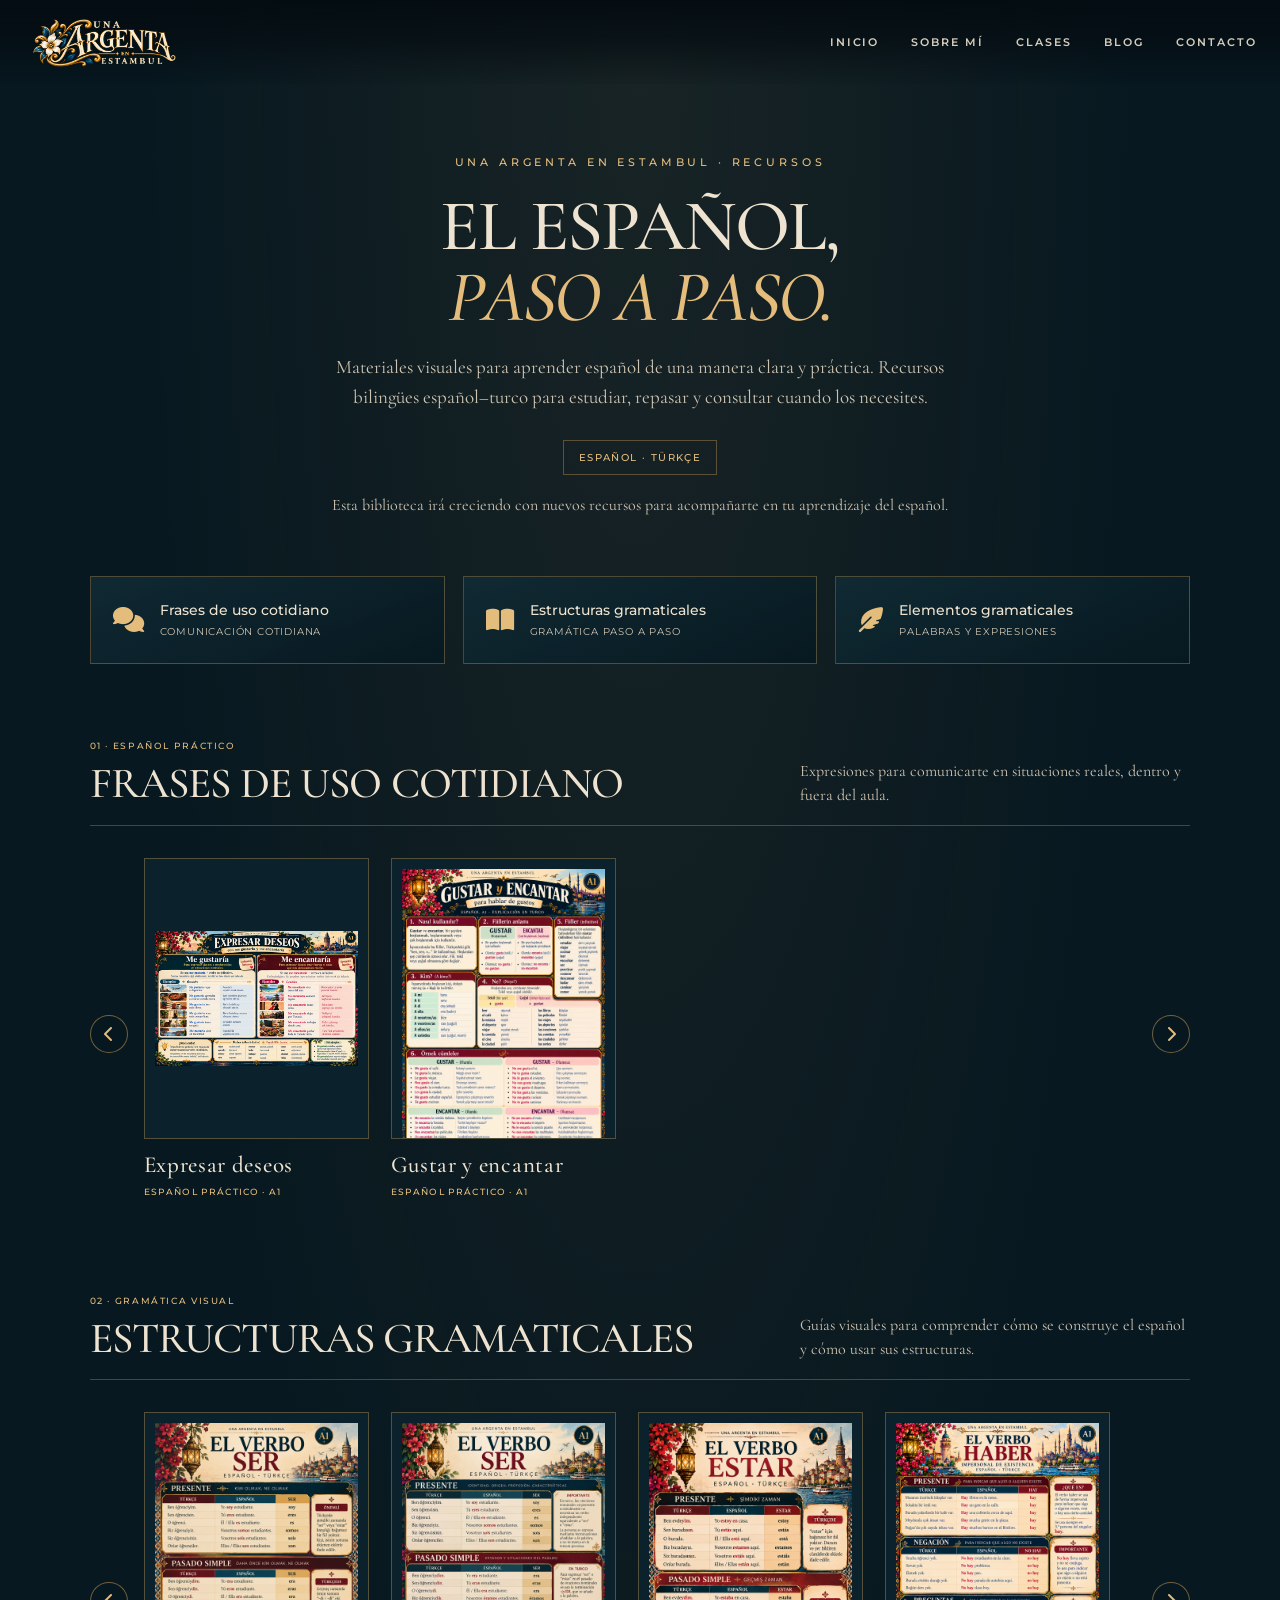
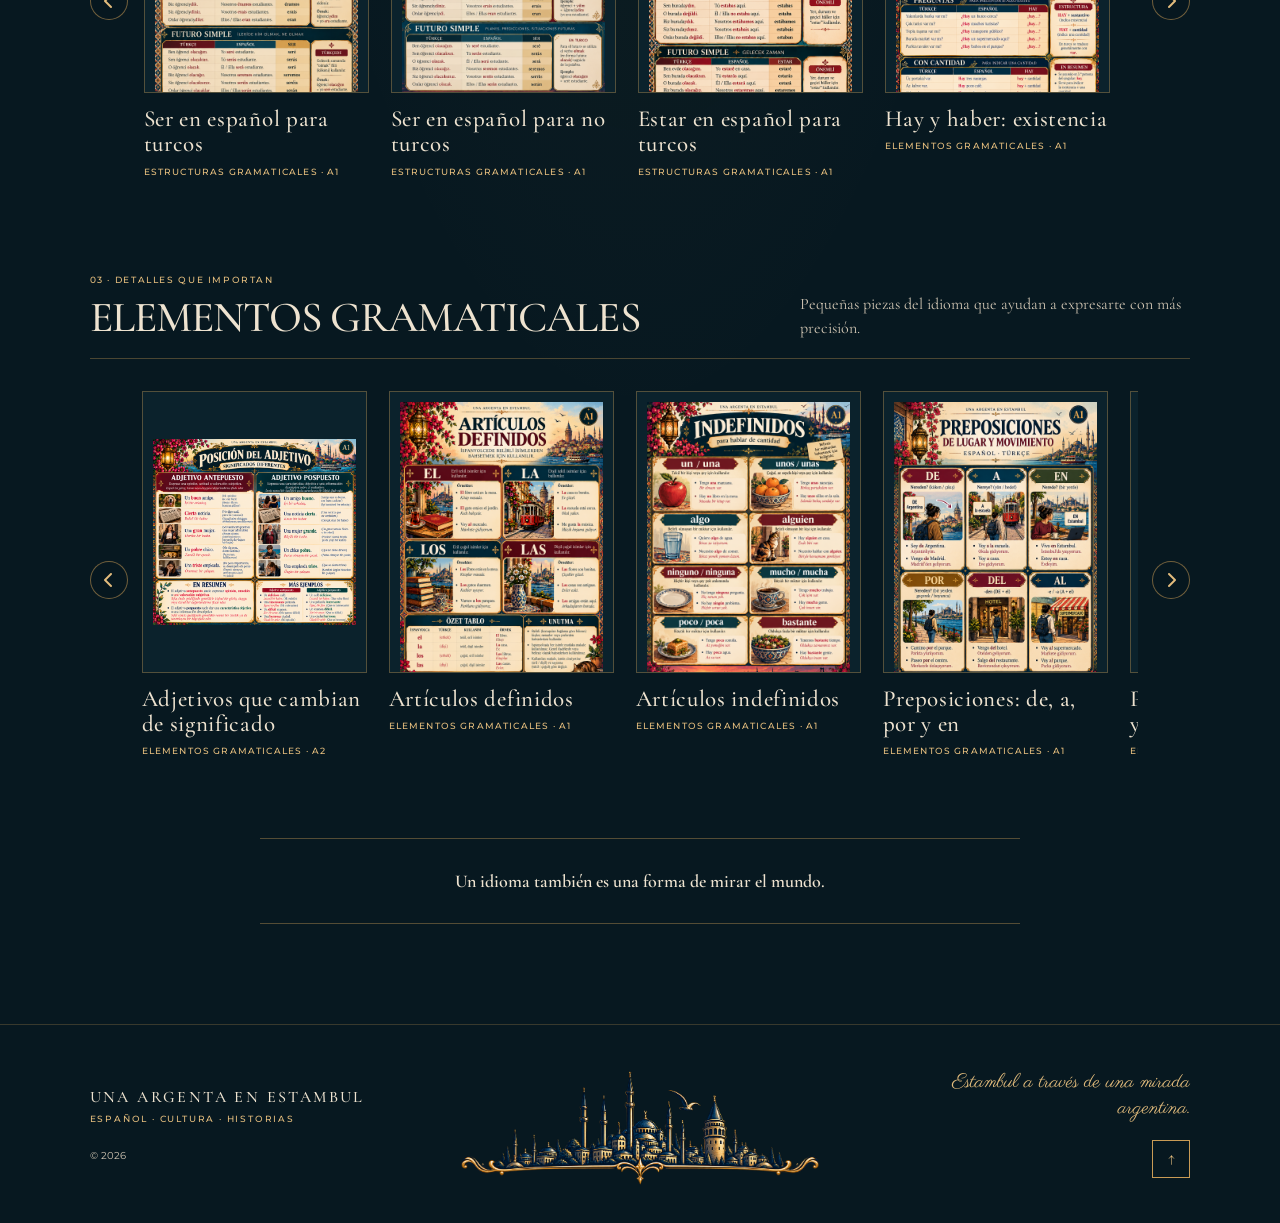
<file: recursos.html>
<!DOCTYPE html>
<html lang="es">
<head>
  <meta charset="UTF-8">
  <meta name="viewport" content="width=device-width, initial-scale=1.0">
  <meta name="description" content="Infografías y recursos visuales para aprender español con explicaciones en español y turco. Una biblioteca de Una Argenta en Estambul.">
  <meta name="theme-color" content="#071820">
  <title>Recursos de español | Una Argenta en Estambul</title>

  <link rel="preconnect" href="https://fonts.googleapis.com">
  <link rel="preconnect" href="https://fonts.gstatic.com" crossorigin>
  <link href="https://fonts.googleapis.com/css2?family=Parisienne&display=swap" rel="stylesheet">
  <link href="https://fonts.googleapis.com/css2?family=Allura&family=Cormorant+Garamond:wght@400;500;600;700&family=Montserrat:wght@400;500;600&display=swap" rel="stylesheet">
  <link rel="stylesheet" href="https://cdnjs.cloudflare.com/ajax/libs/font-awesome/6.5.2/css/all.min.css">
  <link rel="stylesheet" href="style.css">
  <link rel="icon" type="image/png" href="images/favicon.png">
  <meta name="p:domain_verify" content="7eb9ddc503fcd4ea589ee521f699458e"/>

  <style>
    /* Estilos exclusivos de la página de recursos.
       La paleta y las fuentes se heredan de style.css. */
    .resources-page {
      min-height: 70vh;
      padding: 155px 7vw 100px;
      background:
        radial-gradient(ellipse at 50% 0%, rgba(201,155,85,.09), transparent 55%),
        var(--navy);
    }

    .resources-wrap {
      width: min(1120px, 100%);
      margin: 0 auto;
    }

    .resources-heading {
      max-width: 780px;
      margin: 0 auto 58px;
      text-align: center;
    }

    .resources-heading .eyebrow {
      margin-bottom: 22px;
    }

    .resources-heading h1 {
      margin: 0 0 20px;
      color: var(--cream);
      font: 500 clamp(42px, 6vw, 72px)/.98 var(--serif);
      letter-spacing: -.025em;
      text-transform: uppercase;
    }

    .resources-heading h1 em {
      color: var(--gold-light);
      font-style: italic;
    }

    .resources-intro {
      max-width: 650px;
      margin: 0 auto;
      color: var(--cream-muted);
      font: 400 19px/1.6 var(--serif);
    }

    .resources-language {
      display: inline-flex;
      align-items: center;
      gap: 10px;
      margin-top: 27px;
      padding: 10px 15px;
      border: 1px solid rgba(201,155,85,.4);
      color: var(--gold-light);
      font: 500 10px var(--sans);
      letter-spacing: .14em;
      text-transform: uppercase;
    }

    .resources-grid {
      display: grid;
      grid-template-columns: repeat(3, minmax(0, 1fr));
      gap: 26px;
    }

    .resource-card {
      display: flex;
      flex-direction: column;
      min-width: 0;
      overflow: hidden;
      border: 1px solid rgba(201,155,85,.35);
      background: linear-gradient(155deg, rgba(16,43,53,.88), rgba(7,24,32,.98));
      transition: transform .25s ease, border-color .25s ease, box-shadow .25s ease;
    }

    .resource-card:hover {
      transform: translateY(-5px);
      border-color: var(--gold-light);
      box-shadow: 0 18px 40px rgba(0,0,0,.2);
    }

    .resource-image {
      position: relative;
      display: grid;
      place-items: center;
      aspect-ratio: 4 / 5;
      overflow: hidden;
      background:
        linear-gradient(145deg, rgba(201,155,85,.10), transparent 45%),
        var(--navy-2);
      border-bottom: 1px solid rgba(201,155,85,.25);
    }

    .resource-image img {
      display: block;
      width: 100%;
      height: 100%;
      object-fit: contain;
      padding: 12px;
    }

    /* Se muestra mientras no se haya añadido la imagen definitiva. */
    .resource-placeholder {
      padding: 28px;
      color: var(--gold-light);
      text-align: center;
    }

    .resource-placeholder i {
      display: block;
      margin-bottom: 18px;
      font-size: 34px;
    }

    .resource-placeholder span {
      display: block;
      font: 500 10px/1.8 var(--sans);
      letter-spacing: .18em;
      text-transform: uppercase;
    }

    .resource-copy {
      display: flex;
      flex: 1;
      flex-direction: column;
      align-items: flex-start;
      padding: 25px 24px 27px;
    }

    .resource-level {
      margin-bottom: 12px;
      color: var(--gold-light);
      font: 500 9px var(--sans);
      letter-spacing: .18em;
      text-transform: uppercase;
    }

    .resource-copy h2 {
      margin: 0 0 12px;
      font-size: clamp(25px, 2.5vw, 32px);
      line-height: 1;
      text-transform: none;
    }

    .resource-copy p {
      margin: 0 0 24px;
      color: var(--cream-muted);
      font: 400 16px/1.5 var(--serif);
    }

    .resource-link {
      display: inline-flex;
      align-items: center;
      gap: 12px;
      margin-top: auto;
      padding-bottom: 5px;
      border-bottom: 1px solid var(--gold);
      color: var(--gold-light);
      font: 500 10px var(--sans);
      letter-spacing: .12em;
      text-transform: uppercase;
      transition: color .2s ease;
    }

    .resource-link:hover {
      color: var(--cream);
    }

    .resources-note {
      max-width: 760px;
      margin: 60px auto 0;
      padding: 28px 30px;
      border-top: 1px solid rgba(201,155,85,.4);
      border-bottom: 1px solid rgba(201,155,85,.4);
      color: var(--cream-muted);
      text-align: center;
      font: 400 18px/1.6 var(--serif);
    }

    .resources-note strong {
      color: var(--cream);
      font-weight: 600;
    }



    .resource-shortcuts {
      display:grid;
      grid-template-columns:repeat(3,minmax(0,1fr));
      gap:18px;
      width:min(1120px,100%);
      margin:38px auto 0;
    }
    .resource-shortcut {
      display:flex;
      align-items:center;
      gap:16px;
      min-height:88px;
      padding:20px 22px;
      border:1px solid rgba(201,155,85,.35);
      background:linear-gradient(155deg,rgba(16,43,53,.88),rgba(7,24,32,.98));
      color:var(--cream);
      text-decoration:none;
      transition:border-color .2s ease,transform .2s ease;
    }
    .resource-shortcut:hover { border-color:var(--gold-light); transform:translateY(-3px); }
    .resource-shortcut > i { flex:0 0 auto; color:var(--gold-light); font-size:25px; }
    .resource-shortcut span { display:flex; flex-direction:column; gap:6px; }
    .resource-shortcut strong { font:500 14px/1.25 var(--sans); }
    .resource-shortcut small { color:var(--cream-muted); font:400 10px/1.4 var(--sans); letter-spacing:.08em; text-transform:uppercase; }
    .resource-carousel { overflow-x:auto !important; }\n
    .resource-carousel-shell { position:relative; width:100%; }
    .resource-carousel { flex:1 1 0; width:0; max-width:100%; }
    .carousel-arrow { position:relative; z-index:2; flex-shrink:0; }

    .resource-item { flex:0 0 calc((100% - 88px) / 5); min-width:150px; }
    .resource-preview { width:100%; }
    @media(max-width:900px) {
      .resource-shortcuts { grid-template-columns:1fr; gap:12px; }
      .resource-shortcut { min-height:74px; }
      .resource-item { flex-basis:calc((100% - 44px) / 3); }
    }
    @media(max-width:600px) {
      .resource-item { flex-basis:72vw; }
      .resource-shortcuts { margin-top:28px; }
    }

    .resources-intro-note { margin-top:18px !important; font-size:16px !important; }
    .resource-section { margin-top:76px; scroll-margin-top:110px; }
    .resource-section-heading { display:flex; align-items:end; justify-content:space-between; gap:28px; margin-bottom:24px; padding-bottom:18px; border-bottom:1px solid rgba(201,155,85,.35); }
    .resource-section-heading h2 { margin:0; color:var(--cream); font:500 clamp(29px,3.5vw,43px)/1.05 var(--serif); }
    .resource-section-heading > p { max-width:390px; margin:0; color:var(--cream-muted); font:400 16px/1.5 var(--serif); }
    .section-kicker { margin:0 0 10px; color:var(--gold-light); font:500 9px var(--sans); letter-spacing:.18em; text-transform:uppercase; }
    .resource-carousel-shell { display:flex; align-items:center; gap:14px; min-width:0; }
    .resource-carousel { display:flex !important; flex:1 1 auto; gap:22px; min-width:0; overflow-x:auto !important; overflow-y:hidden; padding:8px 2px 20px; scroll-snap-type:x mandatory; scroll-behavior:smooth; -webkit-overflow-scrolling:touch; scrollbar-width:thin; scrollbar-color:var(--gold) rgba(201,155,85,.12); }
    .resource-carousel::-webkit-scrollbar { height:6px; }
    .resource-carousel::-webkit-scrollbar-track { background:rgba(201,155,85,.12); }
    .resource-carousel::-webkit-scrollbar-thumb { background:var(--gold); }
    .resource-item { flex:0 0 225px; min-width:0; scroll-snap-align:start; }
    .resource-preview { display:grid; width:100%; aspect-ratio:4/5; place-items:center; padding:0; overflow:hidden; border:1px solid rgba(201,155,85,.38); background:var(--navy-2); cursor:zoom-in; }
    .resource-preview img { display:block; width:100%; height:100%; object-fit:contain; padding:10px; }
    .resource-preview .resource-placeholder { display:grid; width:100%; height:100%; align-content:center; justify-items:center; gap:18px; padding:24px; background:radial-gradient(ellipse at 50% 35%,rgba(201,155,85,.13),transparent 60%),linear-gradient(155deg,rgba(16,43,53,.88),rgba(7,24,32,.98)); color:var(--gold-light); text-align:center; }
    .resource-preview .resource-placeholder i { font-size:34px; }
    .resource-preview .resource-placeholder span { font:500 10px/1.8 var(--sans); letter-spacing:.16em; text-transform:uppercase; }
    .resource-item h3 { margin:14px 0 7px; color:var(--cream); font:500 23px/1.1 var(--serif); }
    .resource-item .resource-level { margin:0; color:var(--gold-light); font:500 9px/1.5 var(--sans); letter-spacing:.13em; text-transform:uppercase; }
    .carousel-arrow { flex:0 0 38px; width:38px; height:38px; display:grid; place-items:center; border:1px solid rgba(201,155,85,.55); border-radius:50%; color:var(--gold-light); background:rgba(7,24,32,.95); cursor:pointer; }
    .carousel-arrow:hover { background:var(--gold); color:var(--navy); }
    .resource-lightbox[hidden] { display:none; }
    .resource-lightbox { position:fixed; z-index:2000; inset:0; display:flex; flex-direction:column; align-items:center; justify-content:center; gap:14px; padding:55px 24px 25px; background:rgba(2,9,13,.94); backdrop-filter:blur(8px); }
    .lightbox-content { display:grid; place-items:center; width:100%; height:100%; min-height:0; }
    .lightbox-content img { display:block; max-width:min(100%,900px); max-height:100%; width:auto; height:auto; object-fit:contain; border:1px solid rgba(201,155,85,.45); }
    .lightbox-content .resource-placeholder { display:grid; place-items:center; gap:18px; width:min(88vw,560px); aspect-ratio:4/5; border:1px solid rgba(201,155,85,.45); background:var(--navy-2); color:var(--gold-light); text-align:center; }
    .lightbox-close { position:absolute; top:12px; right:20px; width:44px; height:44px; border:1px solid rgba(201,155,85,.55); background:transparent; color:var(--cream); font:300 34px/1 var(--sans); cursor:pointer; }
    .lightbox-caption { margin:0; color:var(--cream); font:500 20px/1.2 var(--serif); }
    body.lightbox-open { overflow:hidden; }
    @media(max-width:700px) {
      .resource-section { margin-top:56px; }
      .resource-section-heading { display:block; }
      .resource-section-heading > p { margin-top:12px; }
      .resource-carousel { gap:15px; }
      .resource-item { flex-basis:72vw; }
      .carousel-arrow { flex-basis:30px; width:30px; height:30px; }
    }

    @media (max-width: 900px) {
      .resources-page { padding: 130px 6vw 80px; }
      .resources-grid { grid-template-columns: repeat(2, minmax(0, 1fr)); gap: 20px; }
      .resources-heading { margin-bottom: 42px; }
    }

    @media (max-width: 600px) {
      .resources-page { padding: 115px 22px 65px; }
      .resources-heading h1 { font-size: clamp(38px, 11vw, 54px); }
      .resources-intro { font-size: 17px; }
      .resources-grid { grid-template-columns: minmax(0, 1fr); gap: 22px; }
      .resource-card { max-width: 430px; width: 100%; margin: 0 auto; }
      .resource-image { aspect-ratio: 4 / 4.5; }
      .resource-copy { padding: 23px 22px 25px; }
      .resources-note { margin-top: 42px; padding: 23px 8px; font-size: 17px; }
    }
  </style>
</head>

<body>
  <div class="custom-scrollbar">
    <div class="custom-scrollbar-thumb"></div>
  </div>

  <!-- Encabezado compartido con la landing -->
  <header class="site-header">
    <a class="brand" href="index.html#inicio" aria-label="Una Argenta en Estambul, inicio">
      <img src="images/logo-horizontal.png" alt="Una Argenta en Estambul">
    </a>

    <button class="menu-toggle" aria-label="Abrir menú" aria-expanded="false">
      <span></span><span></span><span></span>
    </button>

    <nav class="main-nav" aria-label="Navegación principal">
      <a href="index.html#inicio">Inicio</a>
      <a href="index.html#sobre-mi">Sobre mí</a>
      <a href="index.html#clases">Clases</a>
      <a href="index.html#blog">Blog</a>
      <a href="index.html#contacto">Contacto</a>
    </nav>
  </header>

  <main>
    <section class="resources-page" aria-labelledby="resources-title">
      <div class="resources-wrap">
        <header class="resources-heading">
          <p class="eyebrow">UNA ARGENTA EN ESTAMBUL · RECURSOS</p>
          <h1 id="resources-title">El español,<br><em>paso a paso.</em></h1>
          <p class="resources-intro">
            Materiales visuales para aprender español de una manera clara y práctica.
            Recursos bilingües español–turco para estudiar, repasar y consultar cuando los necesites.
          </p>
          <span class="resources-language">Español · Türkçe</span>
          <p class="resources-intro resources-intro-note">
            Esta biblioteca irá creciendo con nuevos recursos para acompañarte en tu aprendizaje del español.
          </p>
        </header>

        <nav class="resource-shortcuts" aria-label="Ir a una categoría de recursos">
          <a class="resource-shortcut" href="#frases">
            <i class="fa-solid fa-comments" aria-hidden="true"></i>
            <span><strong>Frases de uso cotidiano</strong><small>Comunicación cotidiana</small></span>
          </a>
          <a class="resource-shortcut" href="#estructuras">
            <i class="fa-solid fa-book-open" aria-hidden="true"></i>
            <span><strong>Estructuras gramaticales</strong><small>Gramática paso a paso</small></span>
          </a>
          <a class="resource-shortcut" href="#elementos">
            <i class="fa-solid fa-feather-pointed" aria-hidden="true"></i>
            <span><strong>Elementos gramaticales</strong><small>Palabras y expresiones</small></span>
          </a>
        </nav>



        <section class="resource-section" id="frases" aria-labelledby="frases-title">
          <div class="resource-section-heading">
            <div><p class="section-kicker">01 · Español práctico</p><h2 id="frases-title">Frases de uso cotidiano</h2></div>
            <p>Expresiones para comunicarte en situaciones reales, dentro y fuera del aula.</p>
          </div>
          <div class="resource-carousel-shell">
            <button class="carousel-arrow carousel-prev" type="button" aria-label="Ver infografías anteriores"><i class="fa-solid fa-chevron-left" aria-hidden="true"></i></button>
            <div class="resource-carousel" aria-label="Infografías de frases de uso cotidiano" tabindex="0">
              <article class="resource-item">
                <button class="resource-preview" type="button" data-title="Expresar deseos" aria-label="Ampliar Expresar deseos">
                  <img src="recursos/expresar deseos turco español.png" alt="Infografía: Expresar deseos" loading="lazy">
                </button>
                <h3>Expresar deseos</h3><p class="resource-level">Español práctico · A1</p>
              </article>
              <article class="resource-item">
                <button class="resource-preview" type="button" data-title="Gustar y encantar" aria-label="Ampliar Gustar y encantar">
                  <img src="recursos/gustar y encantar turco español a1.png" alt="Infografía: Gustar y encantar" loading="lazy">
                </button>
                <h3>Gustar y encantar</h3><p class="resource-level">Español práctico · A1</p>
              </article>
            </div>
            <button class="carousel-arrow carousel-next" type="button" aria-label="Ver más infografías"><i class="fa-solid fa-chevron-right" aria-hidden="true"></i></button>
          </div>
        </section>

        <section class="resource-section" id="estructuras" aria-labelledby="estructuras-title">
          <div class="resource-section-heading">
            <div><p class="section-kicker">02 · Gramática visual</p><h2 id="estructuras-title">Estructuras gramaticales</h2></div>
            <p>Guías visuales para comprender cómo se construye el español y cómo usar sus estructuras.</p>
          </div>
          <div class="resource-carousel-shell">
            <button class="carousel-arrow carousel-prev" type="button" aria-label="Ver infografías anteriores"><i class="fa-solid fa-chevron-left" aria-hidden="true"></i></button>
            <div class="resource-carousel" aria-label="Infografías de estructuras gramaticales" tabindex="0">
              <article class="resource-item">
                <button class="resource-preview" type="button" data-title="Ser en español para turcos" aria-label="Ampliar Ser en español para turcos">
                  <img src="recursos/ser en español para turcos.png" alt="Infografía: Ser en español para turcos" loading="lazy">
                </button>
                <h3>Ser en español para turcos</h3><p class="resource-level">Estructuras gramaticales · A1</p>
              </article>
              <article class="resource-item">
                <button class="resource-preview" type="button" data-title="Ser en español para no turcos" aria-label="Ampliar Ser en español para no turcos">
                  <img src="recursos/ser en español para no turcos.png" alt="Infografía: Ser en español para no turcos" loading="lazy">
                </button>
                <h3>Ser en español para no turcos</h3><p class="resource-level">Estructuras gramaticales · A1</p>
              </article>
              <article class="resource-item">
                <button class="resource-preview" type="button" data-title="Estar en español para turcos" aria-label="Ampliar Estar en español para turcos">
                  <img src="recursos/estar en español para turcos.png" alt="Infografía: Estar en español para turcos" loading="lazy">
                </button>
                <h3>Estar en español para turcos</h3><p class="resource-level">Estructuras gramaticales · A1</p>
              </article>
<article class="resource-item">
                <button class="resource-preview" type="button" data-title="Hay y haber: existencia" aria-label="Ampliar Hay y haber: existencia">
                  <img src="recursos/verbo hay haber existencia turco español.png" alt="Infografía: Hay y haber: existencia" loading="lazy">
                </button>
                <h3>Hay y haber: existencia</h3><p class="resource-level">Elementos gramaticales · A1</p>
              </article>
            </div>
            <button class="carousel-arrow carousel-next" type="button" aria-label="Ver más infografías"><i class="fa-solid fa-chevron-right" aria-hidden="true"></i></button>
          </div>
        </section>

        <section class="resource-section" id="elementos" aria-labelledby="elementos-title">
          <div class="resource-section-heading">
            <div><p class="section-kicker">03 · Detalles que importan</p><h2 id="elementos-title">Elementos gramaticales</h2></div>
            <p>Pequeñas piezas del idioma que ayudan a expresarte con más precisión.</p>
          </div>
          <div class="resource-carousel-shell">
            <button class="carousel-arrow carousel-prev" type="button" aria-label="Ver infografías anteriores"><i class="fa-solid fa-chevron-left" aria-hidden="true"></i></button>
            <div class="resource-carousel" aria-label="Infografías de elementos gramaticales" tabindex="0">
              <article class="resource-item">
                <button class="resource-preview" type="button" data-title="Adjetivos que cambian de significado" aria-label="Ampliar Adjetivos que cambian de significado">
                  <img src="recursos/adjetivos cambian de significado turco español.png" alt="Infografía: Adjetivos que cambian de significado" loading="lazy">
                </button>
                <h3>Adjetivos que cambian de significado</h3><p class="resource-level">Elementos gramaticales · A2</p>
              </article>
              <article class="resource-item">
                <button class="resource-preview" type="button" data-title="Artículos definidos" aria-label="Ampliar Artículos definidos">
                  <img src="recursos/definidos turco español.png" alt="Infografía: Artículos definidos" loading="lazy">
                </button>
                <h3>Artículos definidos</h3><p class="resource-level">Elementos gramaticales · A1</p>
              </article>
              <article class="resource-item">
                <button class="resource-preview" type="button" data-title="Artículos indefinidos" aria-label="Ampliar Artículos indefinidos">
                  <img src="recursos/indefinidos turco español.png" alt="Infografía: Artículos indefinidos" loading="lazy">
                </button>
                <h3>Artículos indefinidos</h3><p class="resource-level">Elementos gramaticales · A1</p>
              </article>
              <article class="resource-item">
                <button class="resource-preview" type="button" data-title="Preposiciones: de, a, por y en" aria-label="Ampliar Preposiciones: de, a, por y en">
                  <img src="recursos/preposiciones de a por en turco español.png" alt="Infografía: Preposiciones: de, a, por y en" loading="lazy">
                </button>
                <h3>Preposiciones: de, a, por y en</h3><p class="resource-level">Elementos gramaticales · A1</p>
              </article>
              <article class="resource-item">
                <button class="resource-preview" type="button" data-title="Preposiciones de lugar y dirección" aria-label="Ampliar Preposiciones de lugar y dirección">
                  <img src="recursos/preposiciones de lugar y direccion turco español.png" alt="Infografía: Preposiciones de lugar y dirección" loading="lazy">
                </button>
                <h3>Preposiciones de lugar y dirección</h3><p class="resource-level">Elementos gramaticales · A1</p>
              </article>
            </div>
            <button class="carousel-arrow carousel-next" type="button" aria-label="Ver más infografías"><i class="fa-solid fa-chevron-right" aria-hidden="true"></i></button>
          </div>
        </section>

        <div class="resource-lightbox" id="resource-lightbox" role="dialog" aria-modal="true" aria-label="Infografía ampliada" hidden>
          <button class="lightbox-close" type="button" aria-label="Cerrar imagen">&times;</button>
          <div class="lightbox-content"></div><p class="lightbox-caption"></p>
        </div>

        <p class="resources-note"><strong>Un idioma también es una forma de mirar el mundo.</strong></p>

      </div>
    </section>
  </main>

  <!-- Pie de página compartido con la landing -->
  <footer class="site-footer">
    <div class="footer-left">
      <div class="footer-brand">
        <span>UNA ARGENTA EN ESTAMBUL</span><br>
        <small>ESPAÑOL · CULTURA · HISTORIAS</small>
      </div>
      <p>© <span id="year"></span></p>
    </div>

    <img
      src="images/estambul-footer.png"
      alt=""
      class="footer-istanbul"
      aria-hidden="true"
    >

    <div class="footer-right">
      <h5 class="footer-tagline">Estambul a través de una mirada argentina.</h5>
      <a href="index.html#inicio" class="back-top" aria-label="Volver al inicio">↑</a>
    </div>
  </footer>


  <script>
    (() => {
      document.querySelectorAll('.resource-carousel-shell').forEach((shell) => {
        const carousel = shell.querySelector('.resource-carousel');
        const prev = shell.querySelector('.carousel-prev');
        const next = shell.querySelector('.carousel-next');
        if (!carousel || !prev || !next) return;

        const step = () => {
          const card = carousel.querySelector('.resource-item');
          if (!card) return Math.max(220, carousel.clientWidth * 0.8);
          const styles = window.getComputedStyle(carousel);
          const gap = parseFloat(styles.columnGap || styles.gap) || 0;
          return card.getBoundingClientRect().width + gap;
        };

        prev.addEventListener('click', (event) => {
          event.preventDefault();
          carousel.scrollTo({ left: Math.max(0, carousel.scrollLeft - step()), behavior: 'smooth' });
        });

        next.addEventListener('click', (event) => {
          event.preventDefault();
          carousel.scrollTo({ left: Math.min(carousel.scrollWidth, carousel.scrollLeft + step()), behavior: 'smooth' });
        });
      });

      const lightbox = document.getElementById('resource-lightbox');
      if (!lightbox) return;
      const content = lightbox.querySelector('.lightbox-content');
      const caption = lightbox.querySelector('.lightbox-caption');
      const close = lightbox.querySelector('.lightbox-close');
      let trigger = null;
      function closeViewer() {
        lightbox.hidden = true;
        content.replaceChildren();
        document.body.classList.remove('lightbox-open');
        if (trigger) trigger.focus();
      }
      document.querySelectorAll('.resource-preview').forEach((button) => {
        button.addEventListener('click', () => {
          trigger = button;
          const img = button.querySelector('img');
          if (img) {
            const big = document.createElement('img');
            big.src = img.currentSrc || img.src;
            big.alt = img.alt || button.dataset.title || 'Infografía';
            content.appendChild(big);
          } else {
            const placeholder = button.querySelector('.resource-placeholder');
            if (placeholder) content.appendChild(placeholder.cloneNode(true));
          }
          caption.textContent = button.dataset.title || 'Infografía';
          lightbox.hidden = false;
          document.body.classList.add('lightbox-open');
          close.focus();
        });
      });
      close.addEventListener('click', closeViewer);
      lightbox.addEventListener('click', (e) => { if (e.target === lightbox) closeViewer(); });
      document.addEventListener('keydown', (e) => { if (e.key === 'Escape' && !lightbox.hidden) closeViewer(); });
    })();
  </script>

  <script src="script.js"></script>
</body>
</html>
</file>
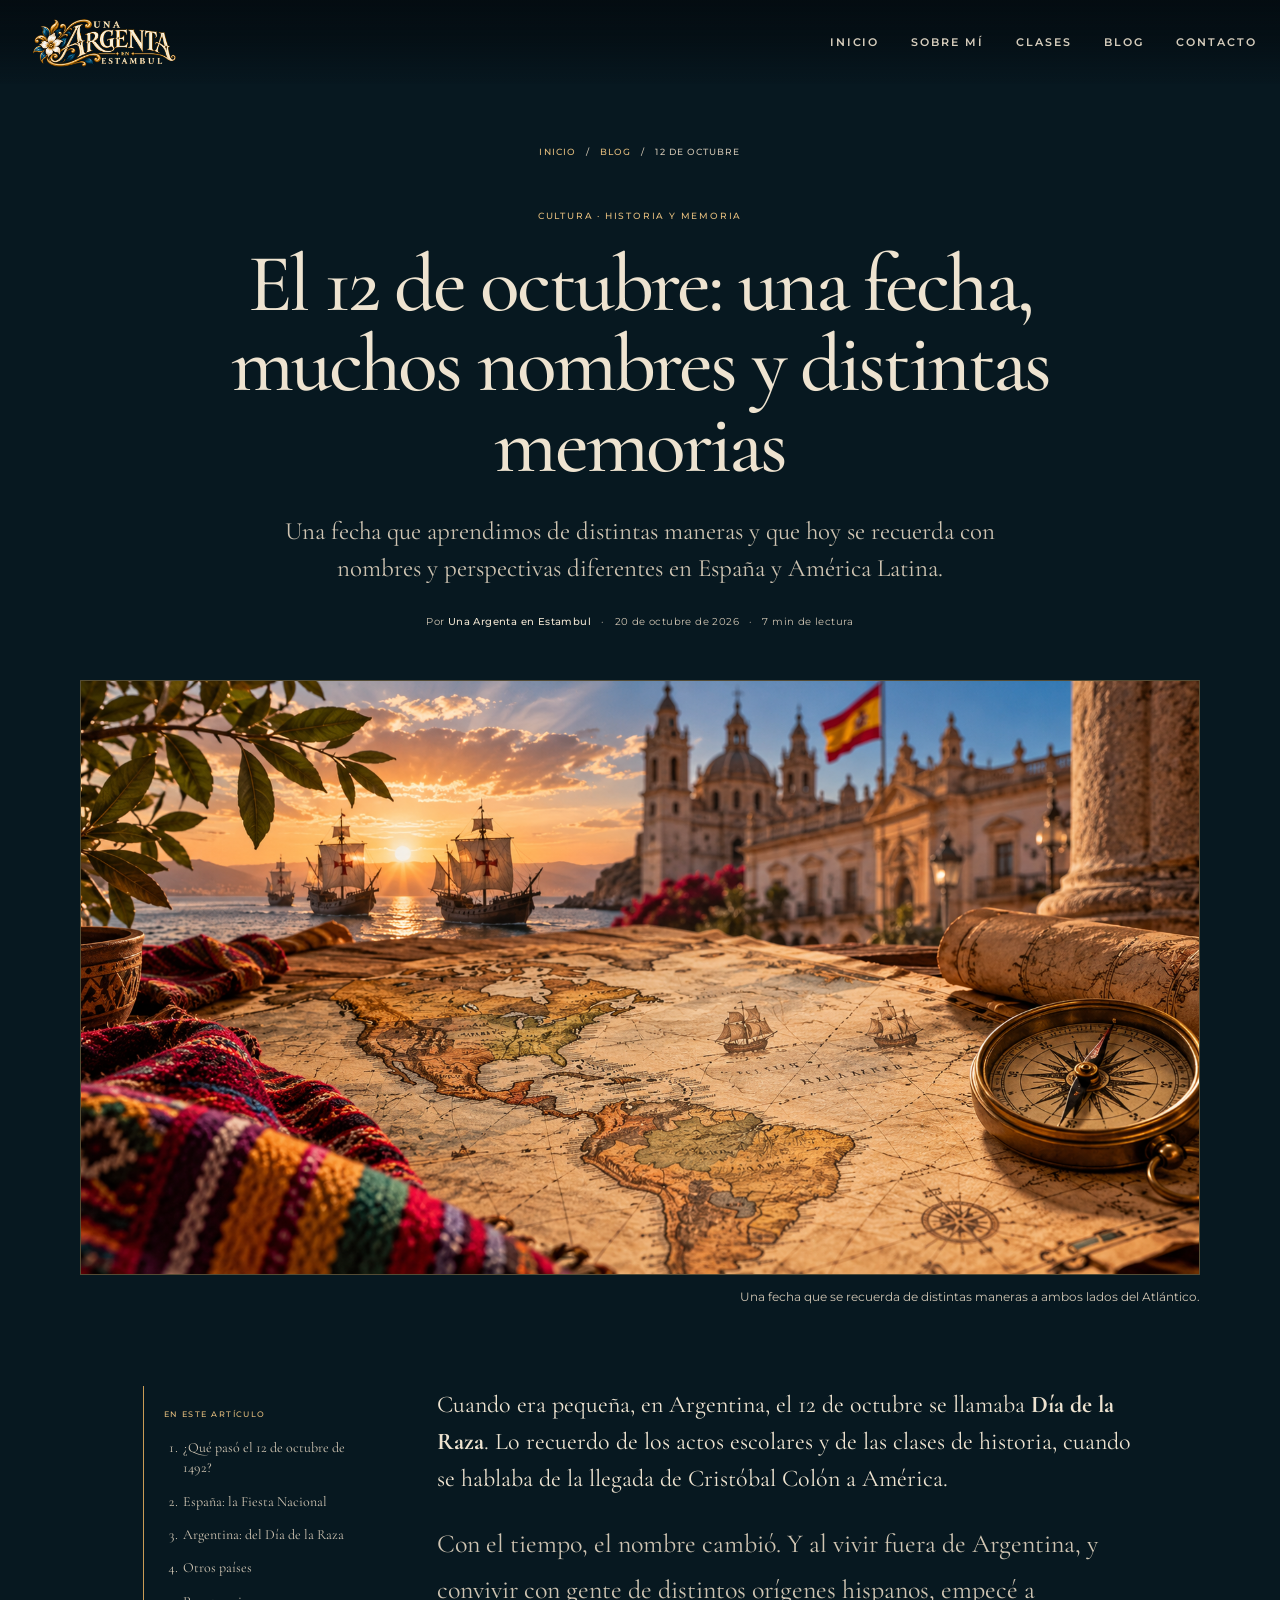
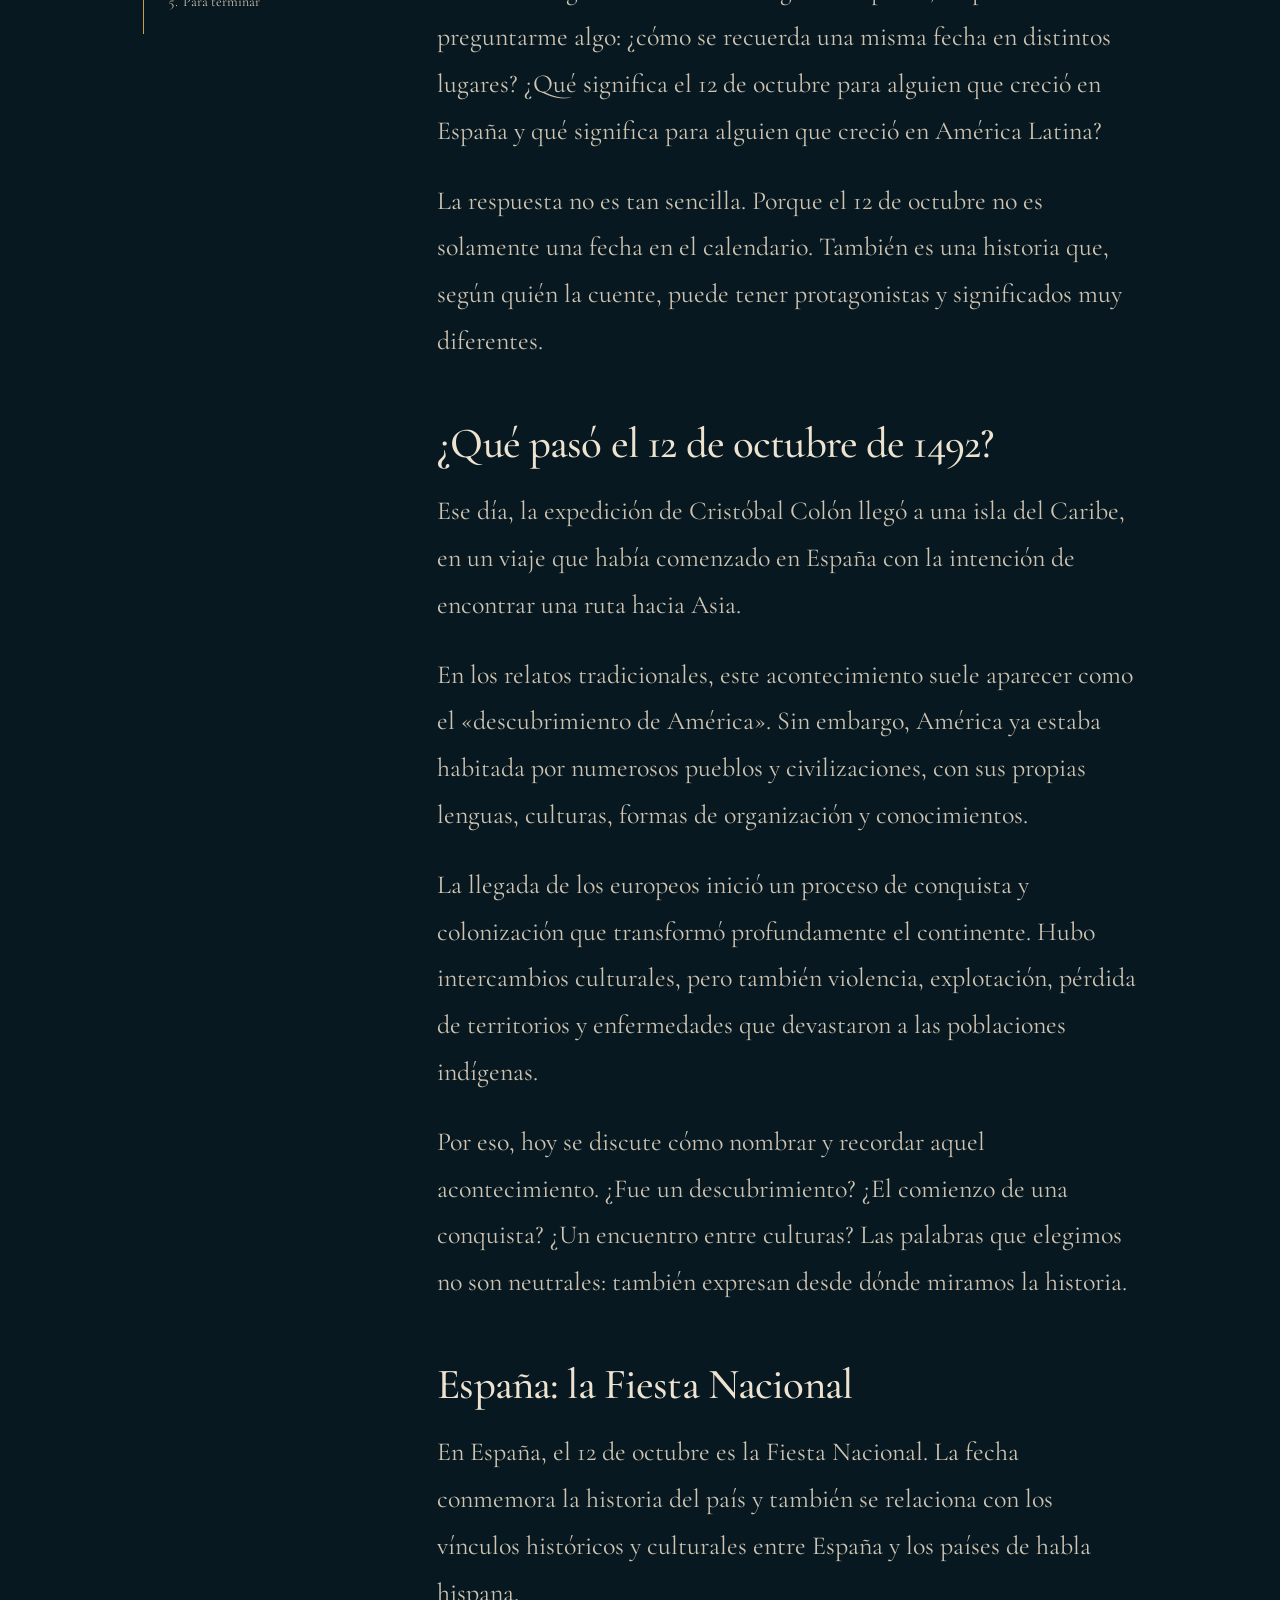
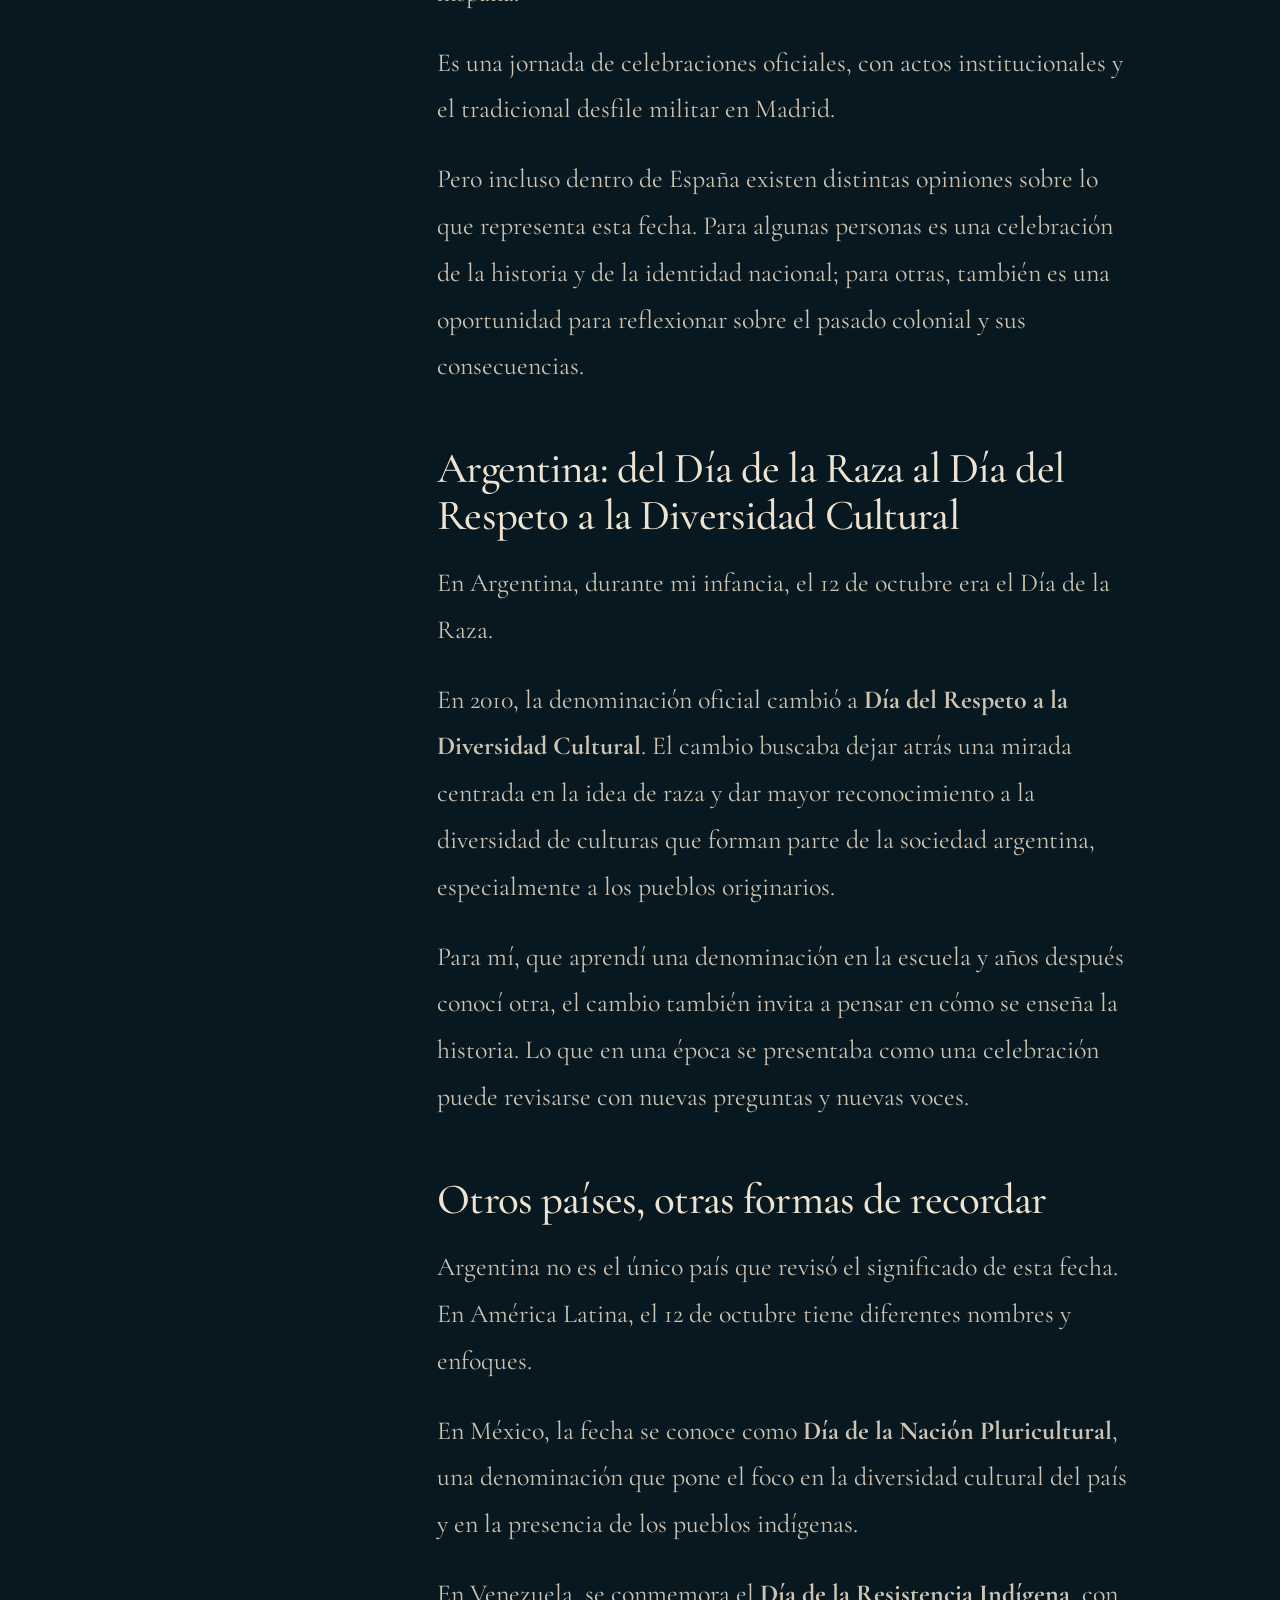
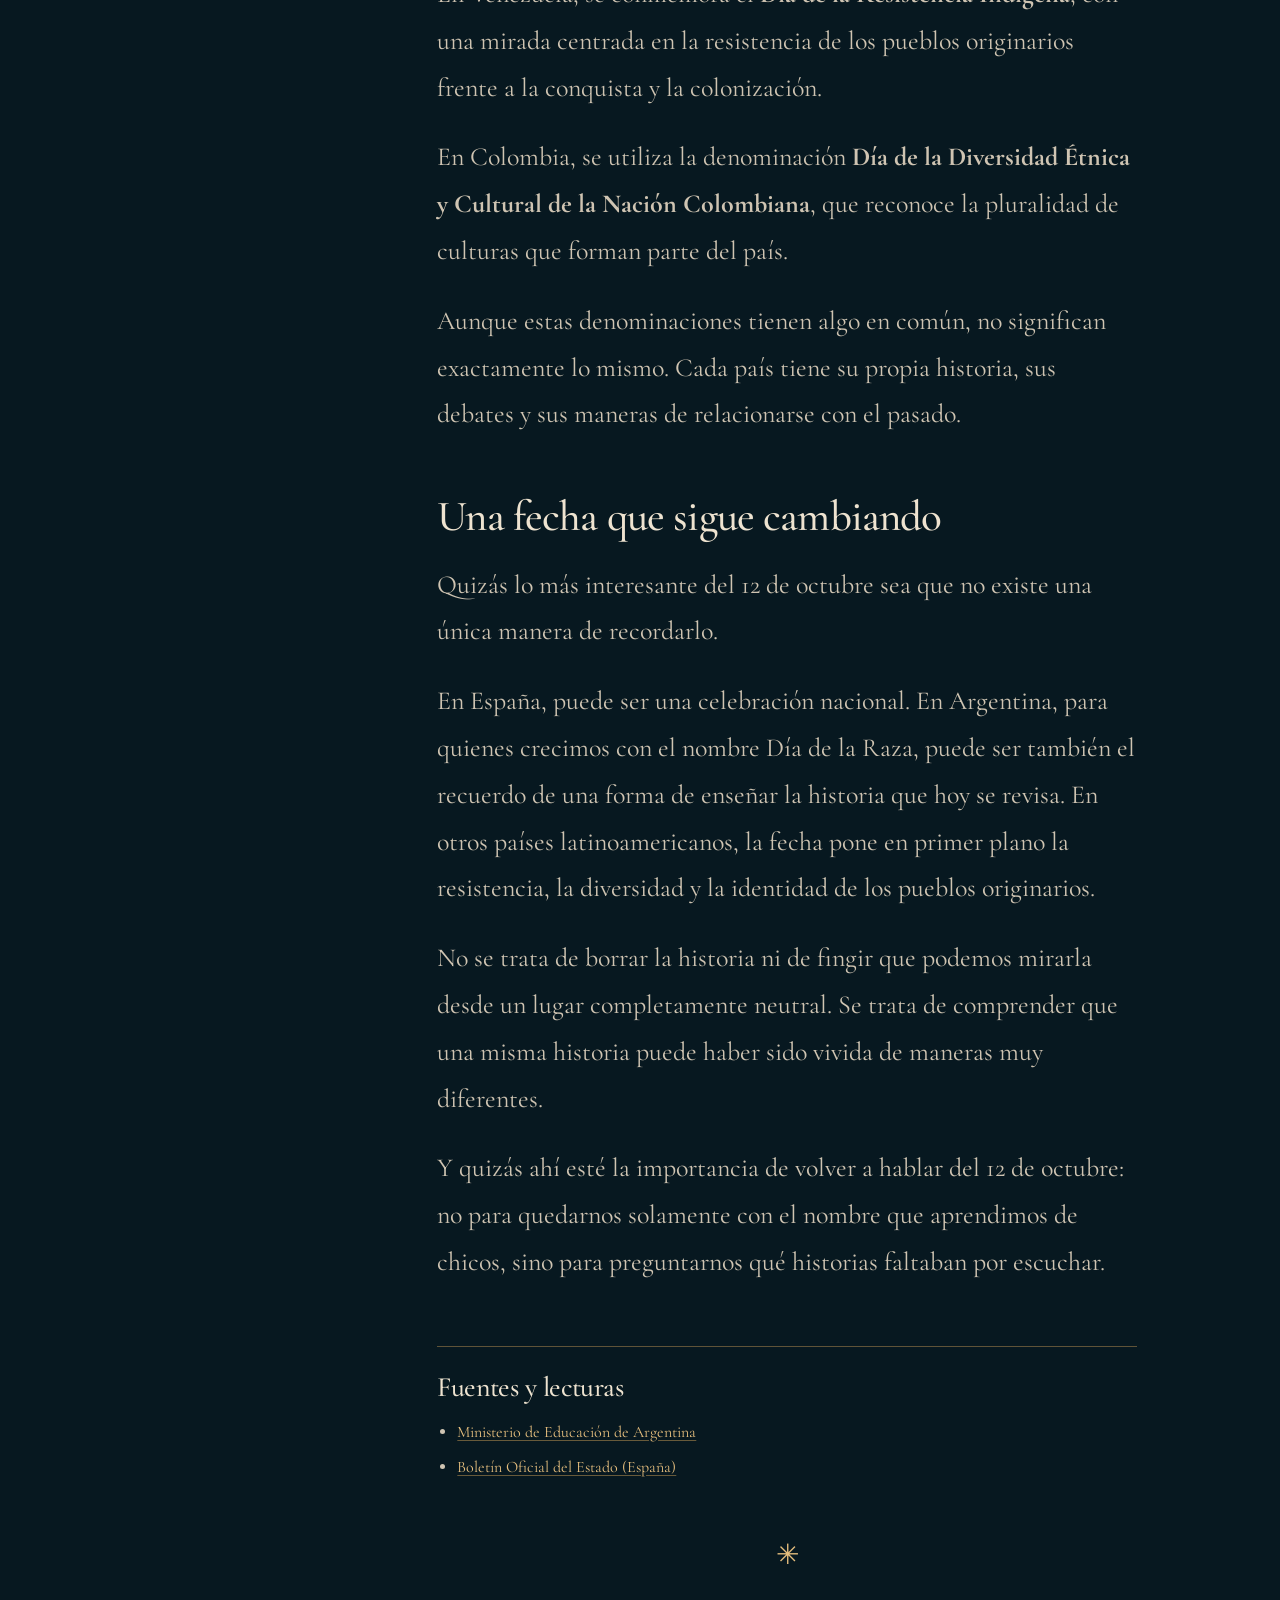
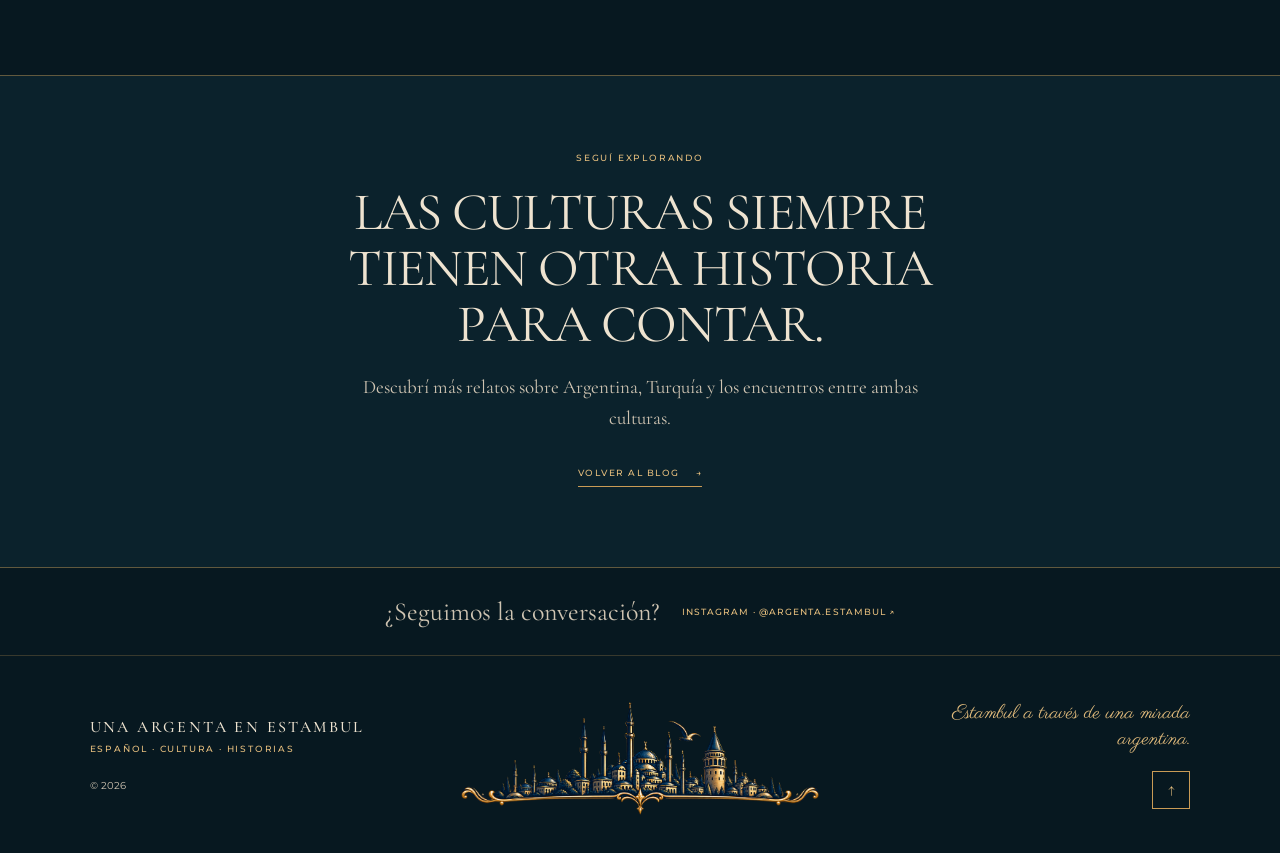
<file: articulos/12-de-octubre-muchos-nombres.html>
<!DOCTYPE html>
<html lang="es">
<head>
  <meta charset="UTF-8">
  <meta name="viewport" content="width=device-width, initial-scale=1.0">
  <link rel="icon" type="image/png" href="../images/favicon.png">
  <!-- SEO: reemplazar estos campos en cada artículo -->
  <title>El 12 de octubre: una fecha, muchos nombres y distintas memorias | Una Argenta en Estambul</title>
  <meta name="description" content="Cómo se recuerda el 12 de octubre en España y América Latina, desde el Día de la Raza en Argentina hasta las distintas miradas sobre la historia.">
  <meta name="theme-color" content="#071820">
  <link rel="canonical" href="https://argentaenestambul.tr/blog/12-de-octubre-muchos-nombres.html">

  <!-- Open Graph: vista previa al compartir el artículo -->
  <meta property="og:type" content="article">
  <meta property="og:site_name" content="Una Argenta en Estambul">
  <meta property="og:title" content="El 12 de octubre: una fecha, muchos nombres y distintas memorias">
  <meta property="og:description" content="Cómo se recuerda el 12 de octubre en España y América Latina, desde el Día de la Raza en Argentina hasta las distintas miradas sobre la historia.">
  <meta property="og:url" content="https://argentaenestambul.tr/blog/12-de-octubre-muchos-nombres.html">
  <meta property="og:image" content="https://argentaenestambul.tr/images/12-de-octubre.jpg">

  <link rel="preconnect" href="https://fonts.googleapis.com">
  <link rel="preconnect" href="https://fonts.gstatic.com" crossorigin>
  <link href="https://fonts.googleapis.com/css2?family=Parisienne&display=swap" rel="stylesheet">
  <link href="https://fonts.googleapis.com/css2?family=Allura&family=Cormorant+Garamond:wght@400;500;600;700&family=Montserrat:wght@400;500;600&display=swap" rel="stylesheet">
  <link rel="stylesheet" href="https://cdnjs.cloudflare.com/ajax/libs/font-awesome/6.5.2/css/all.min.css">

  <!-- Rutas pensadas para archivos dentro de /blog/ -->
  <link rel="stylesheet" href="../style.css">
<link rel="stylesheet" href="article.css">
</head>

<body id="inicio">
  <div class="custom-scrollbar" aria-hidden="true">
    <div class="custom-scrollbar-thumb"></div>
  </div>

  <!-- HEADER COMPARTIDO: conservar igual en todos los artículos -->
  <header class="site-header">
    <a class="brand" href="../index.html#inicio" aria-label="Una Argenta en Estambul, inicio">
      <img src="../images/logo-horizontal.png" alt="Una Argenta en Estambul">
    </a>

    <button class="menu-toggle" aria-label="Abrir menú" aria-expanded="false" aria-controls="main-nav">
      <span></span><span></span><span></span>
    </button>

    <nav class="main-nav" id="main-nav" aria-label="Navegación principal">
      <a href="../index.html#inicio">Inicio</a>
      <a href="../index.html#sobre-mi">Sobre mí</a>
      <a href="../index.html#clases">Clases</a>
      <a href="../blog.html" aria-current="page" class="current-page">Blog</a>
      <a href="../index.html#contacto">Contacto</a>
    </nav>
  </header>

  <main class="article-page">
    <!-- Cabecera editorial del artículo -->
    <header class="article-header">
      <nav class="article-breadcrumb" aria-label="Ruta de navegación">
        <a href="../index.html">Inicio</a>
        <span aria-hidden="true">/</span>
        <a href="../blog.html">Blog</a>
        <span aria-hidden="true">/</span>
        <span aria-current="page">12 de octubre</span>
      </nav>

      <p class="article-eyebrow">CULTURA <span aria-hidden="true">·</span> HISTORIA Y MEMORIA</p>
      <h1>El 12 de octubre: una fecha, muchos nombres y distintas memorias</h1>
      <p class="article-standfirst">
        Una fecha que aprendimos de distintas maneras y que hoy se recuerda con nombres y perspectivas diferentes en España y América Latina.
      </p>

      <div class="article-meta">
        <span>Por <strong>Una Argenta en Estambul</strong></span>
        <span aria-hidden="true">·</span>
        <time datetime="2026-10-20">20 de octubre de 2026</time>
        <span aria-hidden="true">·</span>
        <span>7 min de lectura</span>
      </div>
    </header>

    <!-- Imagen principal: guardar dentro de /images/ y actualizar src y alt -->
    <figure class="article-hero-image">
      <img
        src="imagenes/12 de octubre argenta.png"
        alt="Imagen relacionada con el 12 de octubre y la memoria histórica"
        fetchpriority="high"
      >
      <figcaption>Una fecha que se recuerda de distintas maneras a ambos lados del Atlántico.</figcaption>
    </figure>

    <div class="article-layout">
      <!-- Índice opcional. Si el artículo es corto, se puede eliminar este bloque. -->
      <aside class="article-toc" aria-label="Contenido del artículo">
        <p>EN ESTE ARTÍCULO</p>
        <ol>
          <li><a href="#seccion-1">¿Qué pasó el 12 de octubre de 1492?</a></li>
          <li><a href="#seccion-2">España: la Fiesta Nacional</a></li>
          <li><a href="#seccion-3">Argentina: del Día de la Raza</a></li>
          <li><a href="#seccion-4">Otros países</a></li>
          <li><a href="#conclusion">Para terminar</a></li>
        </ol>
      </aside>

      <article class="article-body">
        <p class="article-lead">
          Cuando era pequeña, en Argentina, el 12 de octubre se llamaba <strong>Día de la Raza</strong>. Lo recuerdo de los actos escolares y de las clases de historia, cuando se hablaba de la llegada de Cristóbal Colón a América.
        </p>
        <p>
          Con el tiempo, el nombre cambió. Y al vivir fuera de Argentina, y convivir con gente de distintos orígenes hispanos, empecé a preguntarme algo: ¿cómo se recuerda una misma fecha en distintos lugares? ¿Qué significa el 12 de octubre para alguien que creció en España y qué significa para alguien que creció en América Latina?
        </p>
        <p>
          La respuesta no es tan sencilla. Porque el 12 de octubre no es solamente una fecha en el calendario. También es una historia que, según quién la cuente, puede tener protagonistas y significados muy diferentes.
        </p>

        <h2 id="seccion-1">¿Qué pasó el 12 de octubre de 1492?</h2>
        <p>
          Ese día, la expedición de Cristóbal Colón llegó a una isla del Caribe, en un viaje que había comenzado en España con la intención de encontrar una ruta hacia Asia.
        </p>
        <p>
          En los relatos tradicionales, este acontecimiento suele aparecer como el «descubrimiento de América». Sin embargo, América ya estaba habitada por numerosos pueblos y civilizaciones, con sus propias lenguas, culturas, formas de organización y conocimientos.
        </p>
        <p>
          La llegada de los europeos inició un proceso de conquista y colonización que transformó profundamente el continente. Hubo intercambios culturales, pero también violencia, explotación, pérdida de territorios y enfermedades que devastaron a las poblaciones indígenas.
        </p>
        <p>
          Por eso, hoy se discute cómo nombrar y recordar aquel acontecimiento. ¿Fue un descubrimiento? ¿El comienzo de una conquista? ¿Un encuentro entre culturas? Las palabras que elegimos no son neutrales: también expresan desde dónde miramos la historia.
        </p>

        <h2 id="seccion-2">España: la Fiesta Nacional</h2>
        <p>
          En España, el 12 de octubre es la Fiesta Nacional. La fecha conmemora la historia del país y también se relaciona con los vínculos históricos y culturales entre España y los países de habla hispana.
        </p>
        <p>
          Es una jornada de celebraciones oficiales, con actos institucionales y el tradicional desfile militar en Madrid.
        </p>
        <p>
          Pero incluso dentro de España existen distintas opiniones sobre lo que representa esta fecha. Para algunas personas es una celebración de la historia y de la identidad nacional; para otras, también es una oportunidad para reflexionar sobre el pasado colonial y sus consecuencias.
        </p>

        <h2 id="seccion-3">Argentina: del Día de la Raza al Día del Respeto a la Diversidad Cultural</h2>
        <p>
          En Argentina, durante mi infancia, el 12 de octubre era el Día de la Raza.
        </p>
        <p>
          En 2010, la denominación oficial cambió a <strong>Día del Respeto a la Diversidad Cultural</strong>. El cambio buscaba dejar atrás una mirada centrada en la idea de raza y dar mayor reconocimiento a la diversidad de culturas que forman parte de la sociedad argentina, especialmente a los pueblos originarios.
        </p>
        <p>
          Para mí, que aprendí una denominación en la escuela y años después conocí otra, el cambio también invita a pensar en cómo se enseña la historia. Lo que en una época se presentaba como una celebración puede revisarse con nuevas preguntas y nuevas voces.
        </p>

        <h2 id="seccion-4">Otros países, otras formas de recordar</h2>
        <p>
          Argentina no es el único país que revisó el significado de esta fecha. En América Latina, el 12 de octubre tiene diferentes nombres y enfoques.
        </p>
        <p>
          En México, la fecha se conoce como <strong>Día de la Nación Pluricultural</strong>, una denominación que pone el foco en la diversidad cultural del país y en la presencia de los pueblos indígenas.
        </p>
        <p>
          En Venezuela, se conmemora el <strong>Día de la Resistencia Indígena</strong>, con una mirada centrada en la resistencia de los pueblos originarios frente a la conquista y la colonización.
        </p>
        <p>
          En Colombia, se utiliza la denominación <strong>Día de la Diversidad Étnica y Cultural de la Nación Colombiana</strong>, que reconoce la pluralidad de culturas que forman parte del país.
        </p>
        <p>
          Aunque estas denominaciones tienen algo en común, no significan exactamente lo mismo. Cada país tiene su propia historia, sus debates y sus maneras de relacionarse con el pasado.
        </p>

        <h2 id="conclusion">Una fecha que sigue cambiando</h2>
        <p>
          Quizás lo más interesante del 12 de octubre sea que no existe una única manera de recordarlo.
        </p>
        <p>
          En España, puede ser una celebración nacional. En Argentina, para quienes crecimos con el nombre Día de la Raza, puede ser también el recuerdo de una forma de enseñar la historia que hoy se revisa. En otros países latinoamericanos, la fecha pone en primer plano la resistencia, la diversidad y la identidad de los pueblos originarios.
        </p>
        <p>
          No se trata de borrar la historia ni de fingir que podemos mirarla desde un lugar completamente neutral. Se trata de comprender que una misma historia puede haber sido vivida de maneras muy diferentes.
        </p>
        <p>
          Y quizás ahí esté la importancia de volver a hablar del 12 de octubre: no para quedarnos solamente con el nombre que aprendimos de chicos, sino para preguntarnos qué historias faltaban por escuchar.
        </p>

        <section class="article-sources" aria-labelledby="sources-title">
          <h2 id="sources-title">Fuentes y lecturas</h2>
          <ul>
            <li><a href="https://www.argentina.gob.ar/educacion" target="_blank" rel="noopener noreferrer">Ministerio de Educación de Argentina</a></li>
            <li><a href="https://www.boe.es/" target="_blank" rel="noopener noreferrer">Boletín Oficial del Estado (España)</a></li>
          </ul>
        </section>
        <div class="article-endmark" aria-hidden="true">✳</div>
      </article>
    </div>

    <!-- Navegación final y llamada a la acción -->
    <section class="article-end">
      <p class="article-eyebrow">SEGUÍ EXPLORANDO</p>
      <h2>Las culturas siempre tienen otra historia para contar.</h2>
      <p>Descubrí más relatos sobre Argentina, Turquía y los encuentros entre ambas culturas.</p>
      <a class="article-back-link" href="../blog.html">Volver al blog <span aria-hidden="true">→</span></a>
    </section>

    <section class="article-instagram">
      <p>¿Seguimos la conversación?</p>
      <a href="https://www.instagram.com/argenta.estambul" target="_blank" rel="noopener noreferrer">
        Instagram · @argenta.estambul <span aria-hidden="true">↗</span>
      </a>
    </section>
  </main>

  <!-- FOOTER COMPARTIDO: conservar igual en todos los artículos -->
  <footer class="site-footer">
    <div class="footer-left">
      <div class="footer-brand">
        <span>UNA ARGENTA EN ESTAMBUL</span><br>
        <small>ESPAÑOL · CULTURA · HISTORIAS</small>
      </div>
      <p>© <span id="year"></span></p>
    </div>

    <img
      src="../images/estambul-footer.png"
      alt=""
      class="footer-istanbul"
      aria-hidden="true"
    >

    <div class="footer-right">
      <h5 class="footer-tagline">Estambul a través de una mirada argentina.</h5>
      <a href="#inicio" class="back-top" aria-label="Volver arriba">↑</a>
    </div>
  </footer>

  <script src="../script.js"></script>
  <script>
    const yearElement = document.getElementById("year");
    if (yearElement) yearElement.textContent = new Date().getFullYear();
  </script>
</body>
</html>
</file>
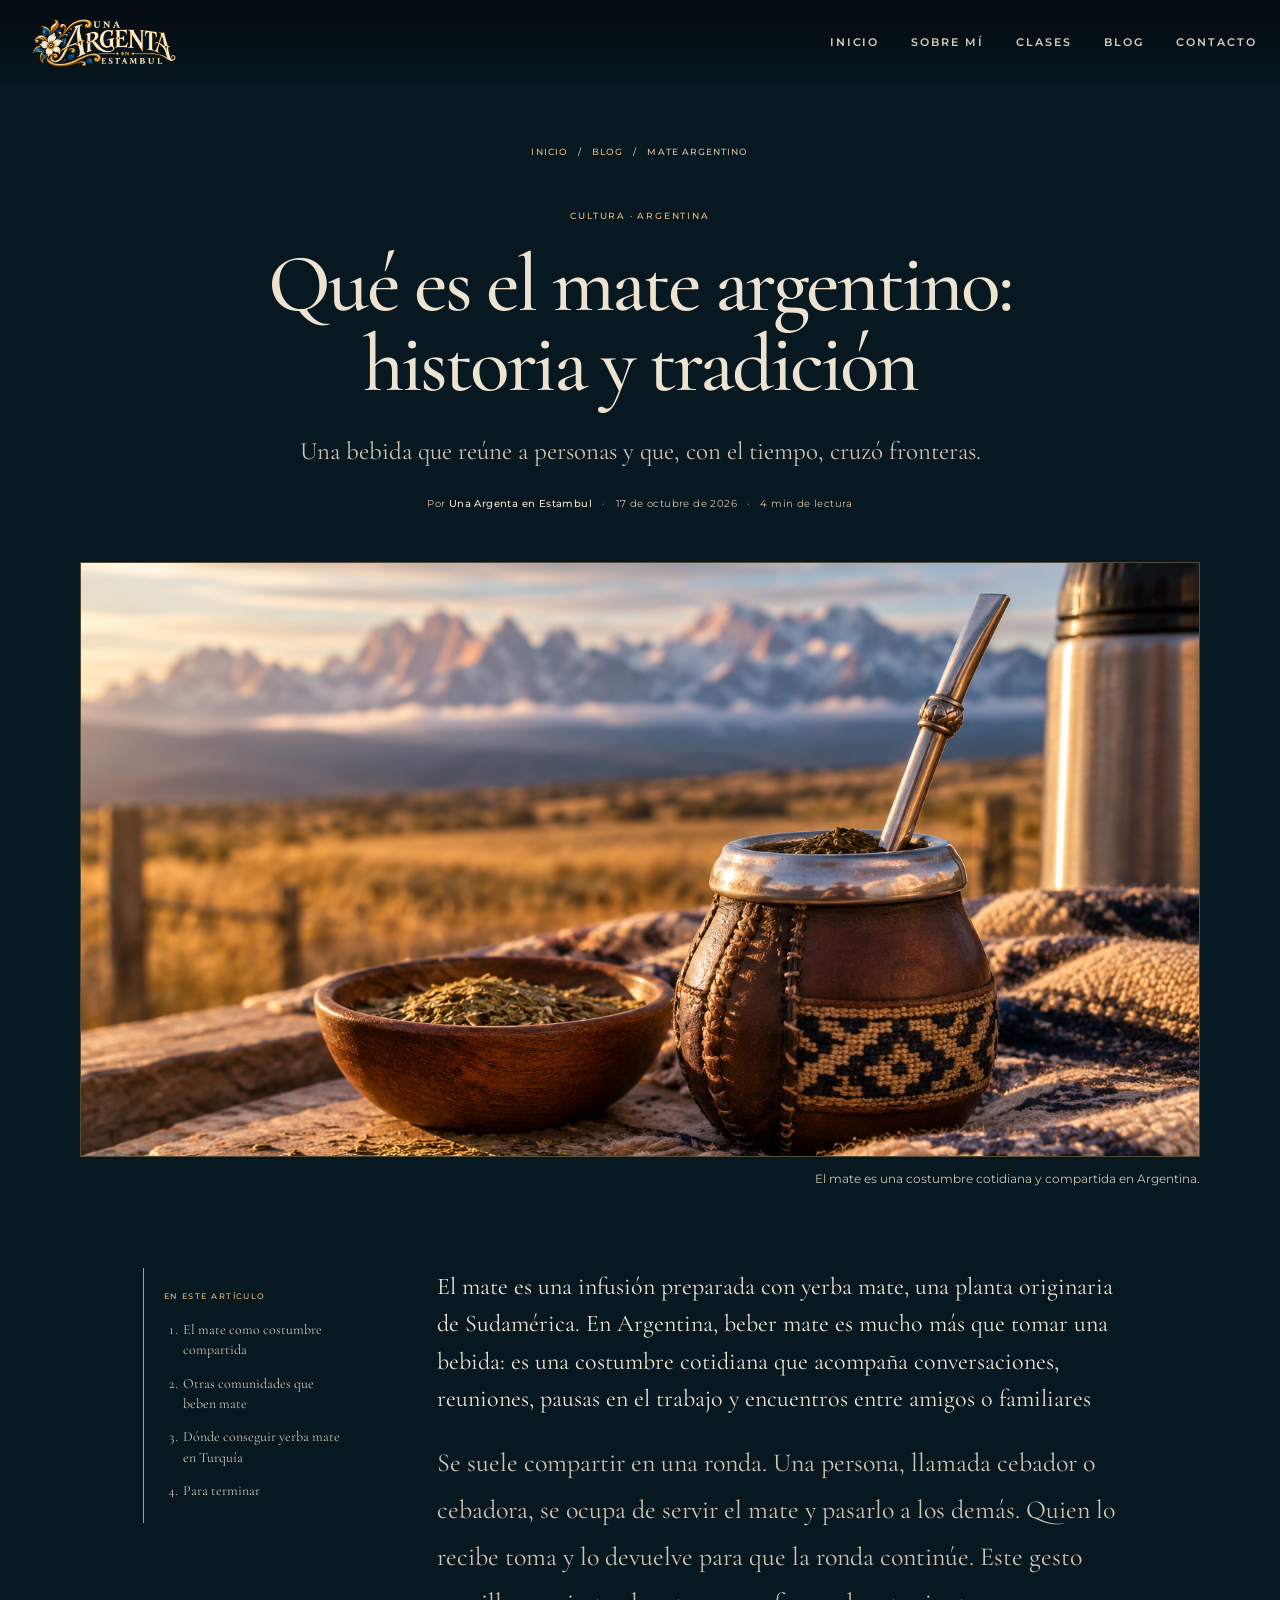
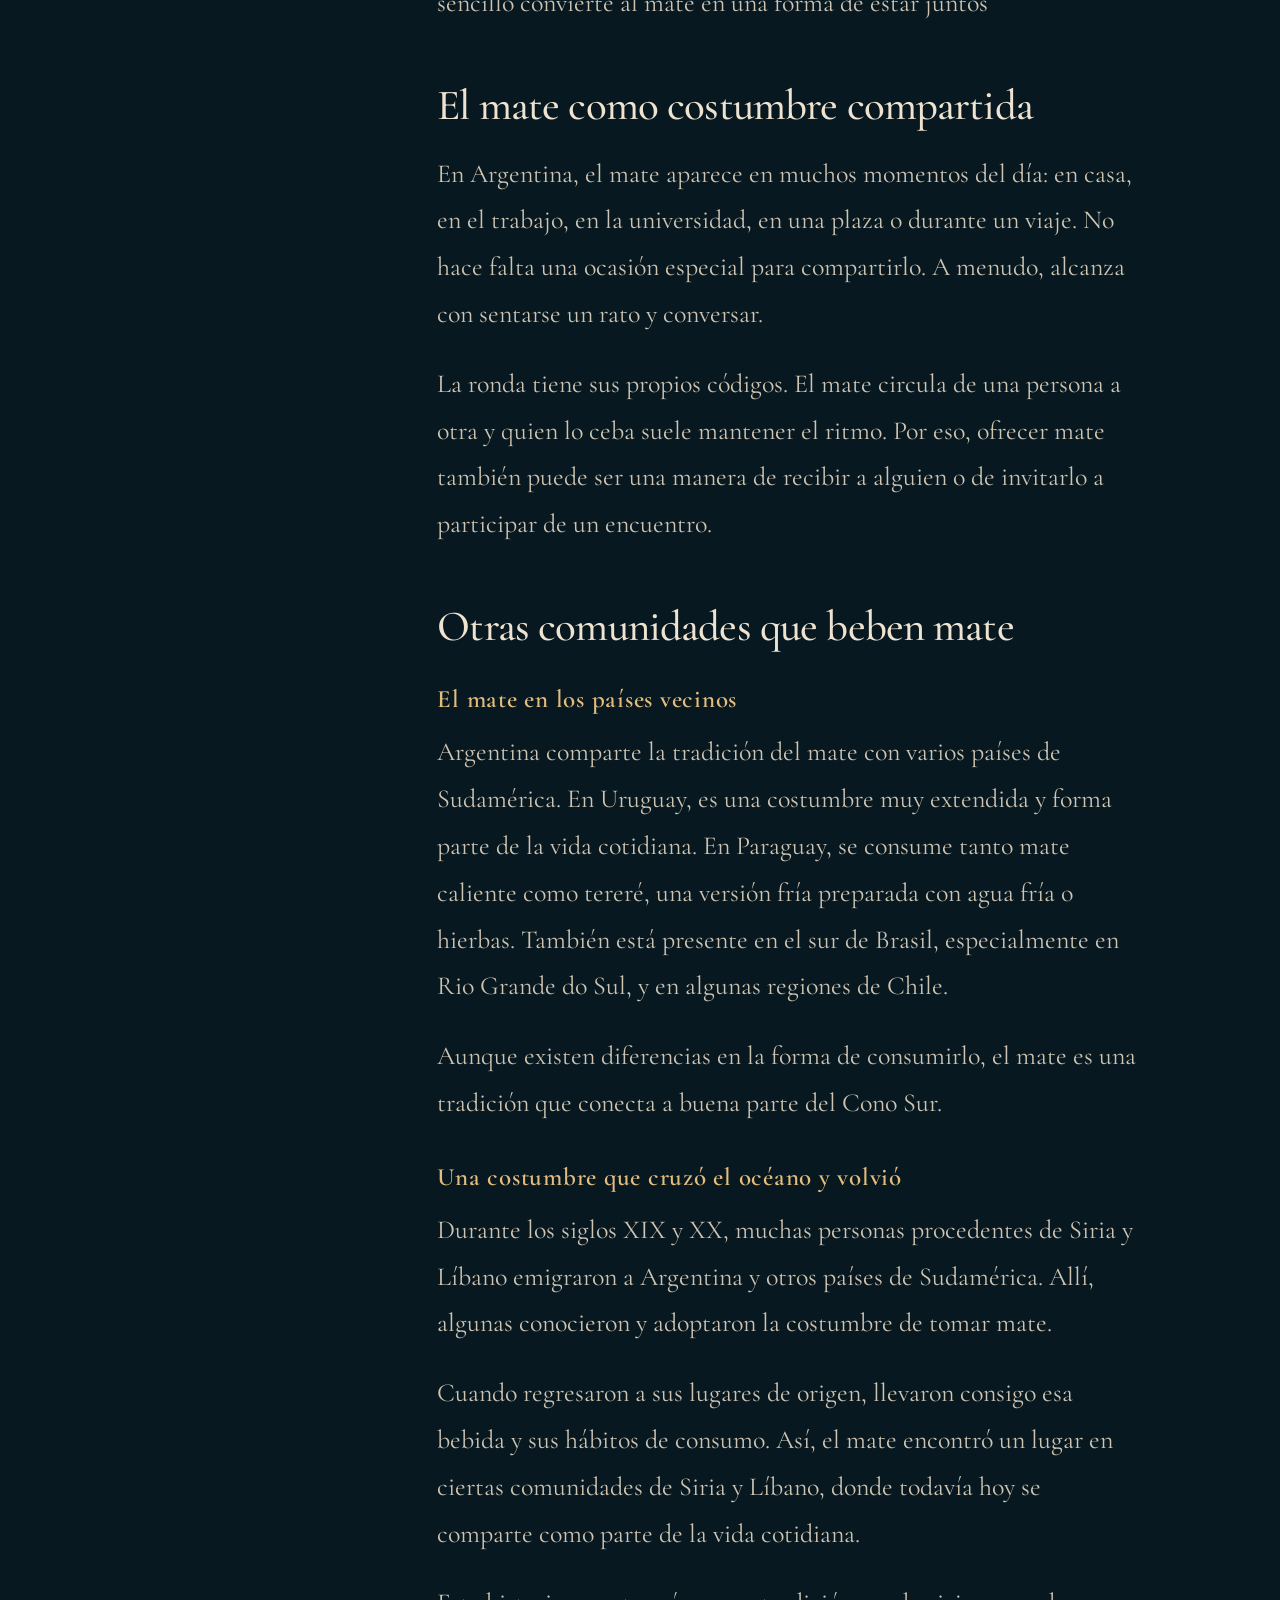
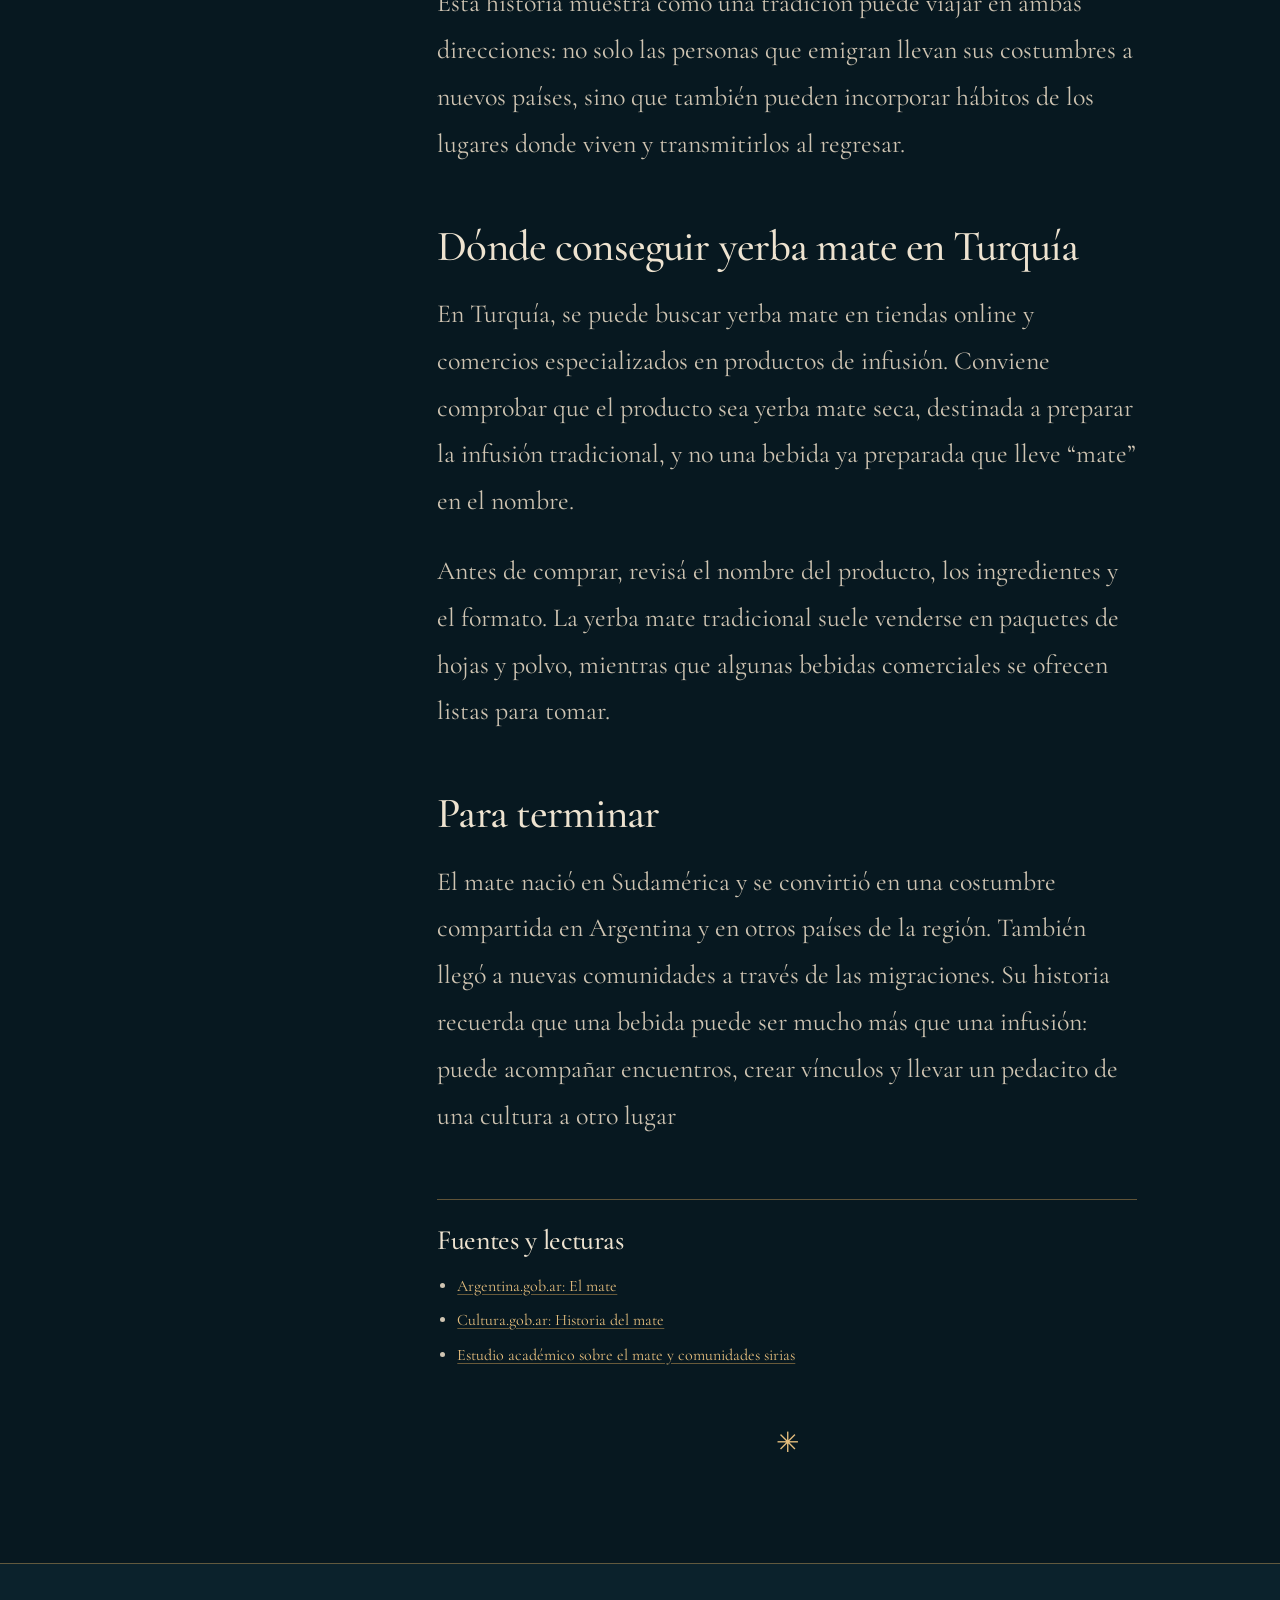
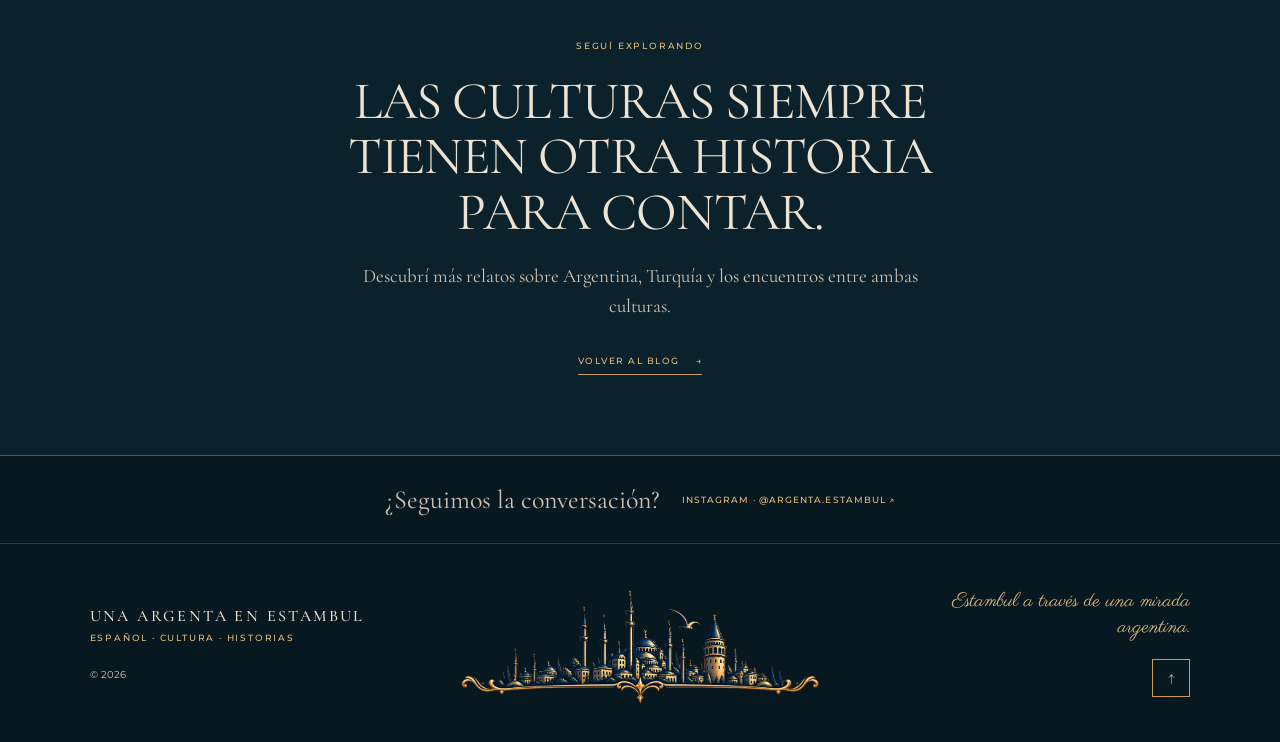
<file: articulos/que-es-el-mate-argentino.html>
<!DOCTYPE html>
<html lang="es">
<head>
  <meta charset="UTF-8">
  <meta name="viewport" content="width=device-width, initial-scale=1.0">
  <link rel="icon" type="image/png" href="../images/favicon.png">
  <!-- SEO: reemplazar estos campos en cada artículo -->
  <title>Qué es el mate argentino: historia y tradición | Una Argenta en Estambul</title>
  <meta name="description" content="Descubrí qué es el mate argentino, su lugar en la vida cotidiana y cómo esta tradición sudamericana llegó a otras comunidades.">
  <meta name="theme-color" content="#071820">
  <link rel="canonical" href="https://argentaenestambul.tr/articles/que-es-el-mate-argentino.html">

  <!-- Open Graph: vista previa al compartir el artículo -->
  <meta property="og:type" content="article">
  <meta property="og:site_name" content="Una Argenta en Estambul">
  <meta property="og:title" content="Qué es el mate argentino: historia y tradición">
  <meta property="og:description" content="Descubrí qué es el mate argentino, su lugar en la vida cotidiana y cómo esta tradición sudamericana llegó a otras comunidades">
  <meta property="og:url" content="https://argentaenestambul.tr/articles/que-es-el-mate-argentino.html">
  <meta property="og:image" content="https://argentaenestambul.tr/images/mate-argentino.jpg">

  <link rel="preconnect" href="https://fonts.googleapis.com">
  <link rel="preconnect" href="https://fonts.gstatic.com" crossorigin>
  <link href="https://fonts.googleapis.com/css2?family=Parisienne&display=swap" rel="stylesheet">
  <link href="https://fonts.googleapis.com/css2?family=Allura&family=Cormorant+Garamond:wght@400;500;600;700&family=Montserrat:wght@400;500;600&display=swap" rel="stylesheet">
  <link rel="stylesheet" href="https://cdnjs.cloudflare.com/ajax/libs/font-awesome/6.5.2/css/all.min.css">

  <!-- Rutas pensadas para archivos dentro de /blog/ -->
  <link rel="stylesheet" href="../style.css">
  <link rel="stylesheet" href="article.css">
</head>

<body id="inicio">
  <div class="custom-scrollbar" aria-hidden="true">
    <div class="custom-scrollbar-thumb"></div>
  </div>

  <!-- HEADER COMPARTIDO: conservar igual en todos los artículos -->
  <header class="site-header">
    <a class="brand" href="../index.html#inicio" aria-label="Una Argenta en Estambul, inicio">
      <img src="../images/logo-horizontal.png" alt="Una Argenta en Estambul">
    </a>

    <button class="menu-toggle" aria-label="Abrir menú" aria-expanded="false" aria-controls="main-nav">
      <span></span><span></span><span></span>
    </button>

    <nav class="main-nav" id="main-nav" aria-label="Navegación principal">
      <a href="../index.html#inicio">Inicio</a>
      <a href="../index.html#sobre-mi">Sobre mí</a>
      <a href="../index.html#clases">Clases</a>
      <a href="../blog.html">Blog</a>
      <a href="../index.html#contacto">Contacto</a>
    </nav>
  </header>

  <main class="article-page">
    <!-- Cabecera editorial del artículo -->
    <header class="article-header">
      <nav class="article-breadcrumb" aria-label="Ruta de navegación">
        <a href="../index.html">Inicio</a>
        <span aria-hidden="true">/</span>
        <a href="../blog.html">Blog</a>
        <span aria-hidden="true">/</span>
        <span aria-current="page">Mate argentino</span>
      </nav>

      <p class="article-eyebrow">CULTURA <span aria-hidden="true">·</span> ARGENTINA</p>
      <h1>Qué es el mate argentino: historia y tradición</h1>
      <p class="article-standfirst">
        Una bebida que reúne a personas y que, con el tiempo, cruzó fronteras.
      </p>

      <div class="article-meta">
        <span>Por <strong>Una Argenta en Estambul</strong></span>
        <span aria-hidden="true">·</span>
        <time datetime="2026-10-17">17 de octubre de 2026</time>
        <span aria-hidden="true">·</span>
        <span>4 min de lectura</span>
      </div>
    </header>

    <!-- Imagen principal: guardar dentro de /images/ y actualizar src y alt -->
    <figure class="article-hero-image">
  <img
    src="imagenes/mate argenta en estambul.png"
    alt="Mate argentino"
  >
  <figcaption>
    El mate es una costumbre cotidiana y compartida en Argentina.
  </figcaption>
</figure>

    <div class="article-layout">
      <!-- Índice opcional. Si el artículo es corto, se puede eliminar este bloque. -->
      <aside class="article-toc" aria-label="Contenido del artículo">
        <p>EN ESTE ARTÍCULO</p>
        <ol>
          <li><a href="#seccion-1">El mate como costumbre compartida</a></li>
          <li><a href="#seccion-2">Otras comunidades que beben mate</a></li>
          <li><a href="#seccion-3">Dónde conseguir yerba mate en Turquía</a></li>
          <li><a href="#conclusion">Para terminar</a></li>
        </ol>
      </aside>

      <article class="article-body">
        <p class="article-lead">
          El mate es una infusión preparada con yerba mate, una planta originaria de Sudamérica. En Argentina, beber mate es mucho más que tomar una bebida: es una costumbre cotidiana que acompaña conversaciones, reuniones, pausas en el trabajo y encuentros entre amigos o familiares
        </p>

        <p>
          Se suele compartir en una ronda. Una persona, llamada cebador o cebadora, se ocupa de servir el mate y pasarlo a los demás. Quien lo recibe toma y lo devuelve para que la ronda continúe. Este gesto sencillo convierte al mate en una forma de estar juntos
        </p>

        <h2 id="seccion-1">El mate como costumbre compartida</h2>
        <p>En Argentina, el mate aparece en muchos momentos del día: en casa, en el trabajo, en la universidad, en una plaza o durante un viaje. No hace falta una ocasión especial para compartirlo. A menudo, alcanza con sentarse un rato y conversar.</p>
        <p>La ronda tiene sus propios códigos. El mate circula de una persona a otra y quien lo ceba suele mantener el ritmo. Por eso, ofrecer mate también puede ser una manera de recibir a alguien o de invitarlo a participar de un encuentro.</p>

        <h2 id="seccion-2">Otras comunidades que beben mate</h2>
        <h3>El mate en los países vecinos</h3>
        <p>Argentina comparte la tradición del mate con varios países de Sudamérica. En Uruguay, es una costumbre muy extendida y forma parte de la vida cotidiana. En Paraguay, se consume tanto mate caliente como tereré, una versión fría preparada con agua fría o hierbas. También está presente en el sur de Brasil, especialmente en Rio Grande do Sul, y en algunas regiones de Chile.</p>
        <p>Aunque existen diferencias en la forma de consumirlo, el mate es una tradición que conecta a buena parte del Cono Sur.</p>
        <h3>Una costumbre que cruzó el océano y volvió</h3>
        <p>Durante los siglos XIX y XX, muchas personas procedentes de Siria y Líbano emigraron a Argentina y otros países de Sudamérica. Allí, algunas conocieron y adoptaron la costumbre de tomar mate.</p>
        <p>Cuando regresaron a sus lugares de origen, llevaron consigo esa bebida y sus hábitos de consumo. Así, el mate encontró un lugar en ciertas comunidades de Siria y Líbano, donde todavía hoy se comparte como parte de la vida cotidiana.</p>
        <p>Esta historia muestra cómo una tradición puede viajar en ambas direcciones: no solo las personas que emigran llevan sus costumbres a nuevos países, sino que también pueden incorporar hábitos de los lugares donde viven y transmitirlos al regresar.</p>

        <h2 id="seccion-3">Dónde conseguir yerba mate en Turquía</h2>
        <p>En Turquía, se puede buscar yerba mate en tiendas online y comercios especializados en productos de infusión. Conviene comprobar que el producto sea yerba mate seca, destinada a preparar la infusión tradicional, y no una bebida ya preparada que lleve “mate” en el nombre.</p>
        <p>Antes de comprar, revisá el nombre del producto, los ingredientes y el formato. La yerba mate tradicional suele venderse en paquetes de hojas y polvo, mientras que algunas bebidas comerciales se ofrecen listas para tomar.</p>

        <h2 id="conclusion">Para terminar</h2>
        <p>El mate nació en Sudamérica y se convirtió en una costumbre compartida en Argentina y en otros países de la región. También llegó a nuevas comunidades a través de las migraciones. Su historia recuerda que una bebida puede ser mucho más que una infusión: puede acompañar encuentros, crear vínculos y llevar un pedacito de una cultura a otro lugar</p>

        <!-- Fuentes: mantener cuando el artículo incluya datos históricos, cifras o afirmaciones que deban verificarse. -->
        <section class="article-sources" aria-labelledby="sources-title">
          <h2 id="sources-title">Fuentes y lecturas</h2>
          <ul>
            <li><a href="https://www.argentina.gob.ar/" target="_blank" rel="noopener noreferrer">Argentina.gob.ar: El mate</a></li>
            <li><a href="https://www.cultura.gob.ar/" target="_blank" rel="noopener noreferrer">Cultura.gob.ar: Historia del mate</a></li>
            <li><a href="https://pmc.ncbi.nlm.nih.gov/" target="_blank" rel="noopener noreferrer">Estudio académico sobre el mate y comunidades sirias</a></li>
            </ul>
        </section>

        <div class="article-endmark" aria-hidden="true">✳</div>
      </article>
    </div>

    <!-- Navegación final y llamada a la acción -->
    <section class="article-end">
      <p class="article-eyebrow">SEGUÍ EXPLORANDO</p>
      <h2>Las culturas siempre tienen otra historia para contar.</h2>
      <p>Descubrí más relatos sobre Argentina, Turquía y los encuentros entre ambas culturas.</p>
      <a class="article-back-link" href="../blog.html">
  Volver al blog <span aria-hidden="true">→</span>
</a> </section>

    <section class="article-instagram">
      <p>¿Seguimos la conversación?</p>
      <a href="https://www.instagram.com/argenta.estambul" target="_blank" rel="noopener noreferrer">
        Instagram · @argenta.estambul <span aria-hidden="true">↗</span>
      </a>
    </section>
  </main>

  <!-- FOOTER COMPARTIDO: conservar igual en todos los artículos -->
  <footer class="site-footer">
    <div class="footer-left">
      <div class="footer-brand">
        <span>UNA ARGENTA EN ESTAMBUL</span><br>
        <small>ESPAÑOL · CULTURA · HISTORIAS</small>
      </div>
      <p>© <span id="year"></span></p>
    </div>

    <img
      src="../images/estambul-footer.png"
      alt=""
      class="footer-istanbul"
      aria-hidden="true"
    >

    <div class="footer-right">
      <h5 class="footer-tagline">Estambul a través de una mirada argentina.</h5>
      <a href="#inicio" class="back-top" aria-label="Volver arriba">↑</a>
    </div>
  </footer>

  <script src="../script.js"></script>
  <script>
    const yearElement = document.getElementById("year");
    if (yearElement) yearElement.textContent = new Date().getFullYear();
  </script>
</body>
</html>
</file>
<file: style.css>
/* =========================================================
   UNA ARGENTA EN ESTAMBUL
   STYLE.CSS · VERSIÓN LIMPIA Y ORDENADA
   Breakpoints: 1200px · 900px · 700px · 400px
   ========================================================= */
/* =========================================================
   ESPACIADO GENERAL DE SECCIONES · DESKTOP
   ========================================================= */

.vision-section {
    padding: 90px 7vw 100px;
}

.vision-body {
    margin-top: 55px;
}

.about {
    padding: 90px 7vw;
}

.services {
    padding: 90px 7vw 55px;
    border-top: 1px solid rgba(201, 155, 85, .12);
}

.classes-intro {
    margin-bottom: 55px;
}
.classes-ornament {
    display: block;
    width: 280px;
    height: auto;
    margin: 25px auto 30px;
}
.contact-section {
    margin-top: 0;
    padding: 25px 7vw 25px;
}

/* =========================================================
   01. VARIABLES Y BASE
   ========================================================= */

:root {
  --navy: #071820;
  --navy-2: #0b222c;
  --navy-3: #102b35;

  --gold: #c99b55;
  --gold-light: #e4bd7d;

  --cream: #eee3d0;
  --cream-muted: #cfc4b2;

  --line: rgba(201, 155, 85, .45);

  --max-width: 100%;

  --serif: "Cormorant Garamond", Georgia, serif;
  --sans: "Montserrat", Arial, sans-serif;
  --script: "Allura", cursive;
}

* {
  box-sizing: border-box;
}

html {
  scroll-behavior: smooth;
  direction: rtl; /* scrollbar visual a la izquierda */
}
/* Ocultar scrollbar, mantener scroll */
html {
    scrollbar-width: none;
}

html::-webkit-scrollbar {
    display: none;
}

body {
    -ms-overflow-style: none;
}
body {
  margin: 0;
  width: 100%;
  direction: ltr;
  background: var(--navy);
  color: var(--cream);
  font-family: var(--serif);
  overflow-x: hidden;
}

a {
  color: inherit;
  text-decoration: none;
}

button {
  font: inherit;
}

h1,
h2,
h3,
p {
  margin-top: 0;
  font-size: 26px;
}
h2 {
    font-family: var(--serif);
    font-size: 50px;
    font-weight: 500;
    line-height: .95;
    letter-spacing: -.02em;
    text-transform: uppercase;
    color: var(--cream);
}
h3 {
    margin: 0 0 22px 0;
    font-family: "Parisienne", cursive;
    font-style: normal;
    font-size: 28px;
    font-weight: 400;
    line-height: 1.2;
    letter-spacing: .03em;
    color: var(--gold-light);
}

h4 {
    font-family: var(--sans);
    font-size: 12px;
    font-weight: 500;
    letter-spacing: .32em;
    line-height: 1.4;
    text-transform: uppercase;
    color: var(--gold-light);
}

h5 {
    margin: 0;
    font-family: "Parisienne", cursive;
    font-style: normal;
    font-size: clamp(30px, 3.2vw, 44px);
    font-weight: 400;
    line-height: 1.1;
    color: var(--gold-light)
}
h6 {
    margin: 0;
    font-family: var(--sans);
    font-size: 14px;
    font-weight: 500;
    letter-spacing: .18em;
    line-height: 1;
    text-transform: uppercase;
}
/* =========================================================
   02. SCROLLBAR
   ========================================================= */

::-webkit-scrollbar {
  width: 25px;
  background: transparent;
}

::-webkit-scrollbar-track {
  background: transparent;
}

::-webkit-scrollbar-thumb {
  background: transparent;
  background-image: url("images/thumbscroll_fileteado.png");
  background-repeat: no-repeat;
  background-position: center;
  background-size: 100% auto;
  border: none;
  border-radius: 0;
}

/* =========================================================
   03. FONDOS GENERALES
   ========================================================= */



/* =========================================================
   04. HEADER
   ========================================================= */

.site-header {
  position: fixed;
  inset: 0 0 auto 0;
  z-index: 100;
  display: flex;
  align-items: center;
  justify-content: space-between;
  width: 100%;
  padding: 1.3% 1.8%;
  font-family: var(--sans);
  background: linear-gradient(
    to bottom,
    rgba(4, 12, 17, .96) 0%,
    rgba(4, 12, 17, .70) 45%,
    rgba(4, 12, 17, .05) 100%
  );

  transition:
    background .2s ease,
    padding .2s ease;
}

.site-header.scrolled {
  background: var(--navy) !important;
  padding-top: 12px;
  padding-bottom: 12px;
  box-shadow: 0 4px 18px rgba(0, 0, 0, .25);
  border-bottom: 1px solid rgba(201, 155, 85, .18);
}

.brand {
  display: flex;
  align-items: center;
  text-decoration: none;
}

.brand img {
  display: block;
  width: clamp(8rem, 12vw, 12rem);
  height: auto;
}

.main-nav {
  display: flex;
  align-items: center;
  gap: clamp(18px, 2.5vw, 38px);

  font: 500 11px var(--sans);
  letter-spacing: .18em;
  text-transform: uppercase;
}

.main-nav a {
  font-weight: 600;
  opacity: .9;
  transition:
    color .2s ease,
    opacity .2s ease;
}

.main-nav a:hover {
  color: var(--gold-light);
  opacity: 1;
}

.main-nav .lang {
  color: var(--gold-light);
}

.menu-toggle {
  display: none;

  width: 42px;
  padding: 7px;

  border: 0;
  background: transparent;
  color: var(--cream);
}

.menu-toggle span {
  display: block;
  height: 1px;
  margin: 6px 0;
  background: var(--gold-light);
}


/* =========================================================
   05. HERO
   ========================================================= */

.hero {
  position: relative;
  min-height: 100vh;

  display: flex;
  align-items: center;

  padding: 150px 7vw 90px;

  isolation: isolate;
  overflow: hidden;

  background: var(--navy);
}

/* Gradiente de transición entre texto e imagen.
   Se desactiva en móvil para evitar el bloque azul. */
.hero::before {
  content: "";
  position: absolute;
  z-index: 2;

  top: 0;
  bottom: 0;
  left: 27%;
  width: 10%;

  background: linear-gradient(
    90deg,
    var(--navy) 0%,
    rgba(7, 24, 32, .95) 35%,
    rgba(7, 24, 32, .60) 65%,
    rgba(7, 24, 32, 0) 100%
  );

  pointer-events: none;
}

.hero::after {
  content: "";
  position: absolute;
  z-index: -1;

  inset: auto 0 0;
  height: 120px;

  background: linear-gradient(
    to top,
    var(--navy),
    transparent
  );
}

.hero-content {
  position: relative;
  z-index: 3;
  max-width: 660px;
}

.eyebrow {
  color: var(--gold-light);
  font: 500 11px var(--sans);
  letter-spacing: .35em;
}

.hero h1 {
  margin-bottom: 20px;
  font: 600 clamp(58px, 7vw, 106px) / .80 var(--serif);
  letter-spacing: -.02em;
  text-transform: uppercase;
}

.hero-lead {
  margin: 50px 0 35px;
  color: var(--cream);
  line-height: 1.15;
}

.button {
  display: inline-flex;
  align-items: center;
  gap: 24px;

  padding: 16px 24px;

  border: 1px solid var(--gold);

  color: var(--cream);
  font: 500 11px var(--sans);
  letter-spacing: .2em;
  text-transform: uppercase;

  transition:
    background .25s ease,
    color .25s ease,
    transform .25s ease;
}

.button:hover {
  background: var(--gold);
  color: var(--navy);
  transform: translateY(-2px);
}

.button span {
  line-height: 0;
}

.hero-photo {
  position: absolute;
  z-index: 1;

  inset: 0 0 0 36%;

  overflow: hidden;
}

.hero-photo::after {
  content: "";
  position: absolute;
  z-index: 2;

  top: 0;
  bottom: 0;
  left: 0;
  width: 75%;

  background: linear-gradient(
    90deg,
    rgba(7, 24, 32, 1) 0%,
    rgba(7, 24, 32, .75) 30%,
    rgba(7, 24, 32, .35) 65%,
    rgba(7, 24, 32, 0) 100%
  );

  pointer-events: none;
}

.hero-photo img {
  display: block;

  width: 100%;
  height: 100%;

  object-fit: cover;
  object-position: center center;

  filter: saturate(.94) contrast(1.02);
}

.hero-decoration {
  position: absolute;
  right: 12vw;
  bottom: 90px;

  color: rgba(201, 155, 85, .3);
  font: 500 10px var(--sans);
  letter-spacing: .6em;
  text-transform: uppercase;

  transform: rotate(-8deg);
}

.handwriting {
  color: var(--gold-light);
  font: 400 35px / 1.05 var(--script);
  transform: rotate(-5deg);
}


/* =========================================================
   06. VISIÓN
   ========================================================= */

.vision-section {
  position: relative;
  width: 100%;
  background: var(--navy);
  overflow: hidden;
}

.vision-content {
  width: min(1100px, 100%);
  margin: 0 auto;
}

.vision-heading {
  max-width: 850px;
  margin: 0 auto;
  text-align: center;
}

.vision-eyebrow {
  margin: 0 0 24px;
  color: var(--gold);
  font-family: var(--sans);
  font-weight: 500;
  letter-spacing: .28em;
  text-transform: uppercase;
}

.vision-heading h2 {
  margin: 0;
  color: var(--cream);
  font-family: var(--serif);
  font-weight: 400;
  line-height: 1.05;
}

.vision-heading h2 em {
  display: inline-block;
  color: var(--gold-light);
  font-style: italic;
}

.vision-heading h2 span {
  display: block;
  color: var(--cream);
}

.vision-body {
  display: grid;
  grid-template-columns: 110px minmax(0, 650px);
  justify-content: center;
  align-items: center;
  column-gap: 55px;
  margin-top: 70px;
}

.vision-ornament {
  display: flex;
  align-items: center;
  justify-content: center;
  height: 100%;
}

.vision-ornament img {
  display: block;
  width: 105px;
  height: auto;
}

.vision-text {
  max-width: 650px;
}

.vision-text p {
  margin: 0 0 22px;
  color: var(--cream-muted);
  font-family: var(--serif);
  line-height: 1.65;
}

.vision-text p:last-child {
  margin-bottom: 0;
}

.vision-text strong {
  color: var(--cream);
  font-weight: 500;
}


/* =========================================================
   07. SOBRE MÍ
   ========================================================= */

.about {
  position: relative;
  display: grid;
  grid-template-columns: 1fr 1fr;
  gap: 8vw;
  max-width: 100%;
  margin: auto;
  overflow: hidden;
  border-top: 1px solid rgba(201, 155, 85, .12);
}

.about-copy {
  max-width: 590px;
}

.about-copy > p:not(.eyebrow) {
  color: var(--cream-muted);
  line-height: 1.5;
}

.about h2 em {
  color: var(--gold-light);
  font-style: italic;
}

.text-link {
  display: inline-flex;
  gap: 20px;
  margin-top: 20px;
  color: var(--gold-light);
  font: 500 11px var(--sans);
  letter-spacing: .2em;
  text-transform: uppercase;
}

.about-visual {
  position: relative;
  min-height: 520px;
}

.section-ornament {
  display: block;
  width: 28vw;
  max-width: 360px;
  min-width: 180px;
  height: auto;
  margin: 0 auto 3vw;
  object-fit: contain;
}
.about-bottom-ornament {
    display: block;
    width: 250px;
    height: auto;
    margin: 35px auto 35px;
}
.photo-frame {
  position: absolute;
  display: grid;
  place-items: center;
  width: 240px;
  height: 320px;
  padding: 13px 13px 44px;
  background: #e9dfcf;
  color: #243039;
  box-shadow: 0 20px 60px rgba(0, 0, 0, .35);
  transform: rotate(-8deg);
  font: 500 10px var(--sans);
  letter-spacing: .2em;
  overflow: hidden;
}

.photo-frame img {
  display: block;
  width: 100%;
  height: 100%;
  object-fit: cover;
  object-position: center;
}

.photo-frame::after {
  content: "";
  position: absolute;
  z-index: 3;
  inset: 0;
  border: 13px solid #e9dfcf;
  box-shadow: inset 0 -31px 0 #e9dfcf;
  pointer-events: none;
}

.photo-one {
  left: 7%;
  top: 40px;
  z-index: 2;
}

.photo-two {
  left: 32%;
  top: 130px;
  z-index: 1;
  transform: rotate(7deg);
}

.photo-three {
  left: 52%;
  top: 25px;
  z-index: 0;
  transform: rotate(13deg);
}

.about-note {
  display: none;
  position: absolute;
  right: 0;
  bottom: 40px;
  transform: rotate(-7deg);
}


/* =========================================================
   08. SERVICIOS
   ========================================================= */

.classes-intro {
    max-width: 1000px;
    margin: 0 auto 70px;
    text-align: center;
}

.classes-intro .eyebrow {
    margin-bottom: 25px;
}

.classes-intro h2 {
    margin-bottom: 30px;
}

.classes-intro-text {
    max-width: 700px;
    margin: 0 auto 55px;
}

.classes-intro h3 {
    margin: 0;
    font-family: var(--serif);
    font-size: 24px;
    font-weight: 500;
    letter-spacing: .08em;
    color: var(--gold-light);
}

.services {
  position: relative;
  border-top: 1px solid rgba(201, 155, 85, .12);
}

.service-grid {
  display: grid;
  grid-template-columns: repeat(4, 1fr);

  max-width: var(--max);
  margin: auto;

  border-top: 1px solid var(--line);
  border-bottom: 1px solid var(--line);
}

.service-card {
  min-height: 285px;
  padding: 42px 30px;

  border-right: 1px solid var(--line);

  text-align: center;

  transition:
    background .25s ease,
    transform .25s ease;
}

.service-card:last-child {
  border-right: 0;
}

.service-card:hover {
  background: rgba(201, 155, 85, .055);
  transform: translateY(-5px);
}

.service-icon {
  display: flex;
  align-items: center;
  justify-content: center;

  width: 100%;
  height: 100px;

  margin-bottom: 25px;
}

.service-icon img {
  display: block;

  width: 100px;
  height: 100px;

  object-fit: contain;
}

.service-card h3 {
  margin-bottom: 18px;
  font: 600 29px / .9 var(--serif);
  text-transform: uppercase;
}

.service-card p {
  color: var(--cream-muted);
  line-height: 1.35;
}


/* =========================================================
   09. CONTACTO
   ========================================================= */

.contact-section {
  position: relative;
  width: 100%;
  background: var(--navy);
  color: var(--cream);
  overflow: hidden;
}

.contact-grid {
  display: grid;
  grid-template-columns: 1fr 1fr;
  align-items: center;
  gap: 60px;
  width: min(1250px, 100%);
  min-height: 470px;
  margin: 0 auto;
  padding: 40px 30px;
}

.contact-main {
  display: flex;
  flex-direction: column;
  align-items: flex-start;
}

.contact-title-ornament {
  display: block;
  width: 290px;
  height: auto;
  margin-bottom: 12px;
}

.contact-title {
  margin: 0;
  color: var(--cream);
  font-family: var(--serif);
  font-weight: 500;
  line-height: .95;
  letter-spacing: .01em;
}

.contact-subtitle {
  margin: 12px 0 34px;
  color: var(--cream-muted);
  font-family: var(--serif);
}

.social-links {
  display: grid;
  grid-template-columns: repeat(4, 90px);
  gap: 28px;

  width: auto;
}

.social-item {
  display: flex;
  flex-direction: column;
  align-items: center;

  width: 90px;
  min-width: 0;

  text-align: center;
}

.social-icon {
    width: 68px;
    height: 68px;
    display: flex;
    align-items: center;
    justify-content: center;
    border: none;
    border-radius: 0;
    background: transparent;
}

.social-icon img {
    display: block;
    width: 100%;
    height: 100%;
    object-fit: contain;
}

.social-icon i {
    display: none;
}
.social-name {
  margin-top: 10px;
  color: var(--cream);
  font-family: var(--serif);
}

.social-detail {
  margin-top: 3px;
  color: var(--cream-muted);
  font-family: var(--sans);
  white-space: nowrap;
}

.social-item:hover .social-icon {
  background: var(--gold);
  color: var(--navy);
}

.contact-action {
  margin-top: 38px;
}

.contact-button {
  display: inline-flex;
  align-items: center;
  justify-content: space-between;
  min-width: 255px;
  padding: 15px 20px;
  border: 1px solid var(--gold);
  color: var(--gold-light);
  font-family: var(--sans);
  letter-spacing: .18em;
  transition: .3s ease;
}

.button-arrow {
  margin-left: 20px;
  line-height: 1;
}

.contact-button:hover {
  background: var(--gold);
  color: var(--navy);
}


/* ---------- FRASE + ORNAMENTOS ---------- */

.contact-right {
  position: relative;
  min-height: 470px;
  padding: 80px 60px;
  display: flex;
  align-items: center;
  justify-content: center;
  box-sizing: border-box;
}

.contact-right .contact-corner {
  position: absolute;
  z-index: 0;
  width: 280px;
  height: 220px;
  background-image: url("images/esquina-exterior-derecha.png");
  background-repeat: no-repeat;
  background-size: contain;

  pointer-events: none;
}

.contact-right .contact-corner-right {
  top: 0;
  right: 0;
}

.contact-right .contact-corner-bottom-left {
  bottom: 0;
  left: 0;
  transform: rotate(180deg);
}

.contact-right blockquote {
  position: relative;
  z-index: 1;
  max-width: 520px;
  margin: 0;
  text-align: center;
  color: var(--gold-light);
  font-family: var(--serif);
  font-style: italic;
  line-height: 1.3;
}


/* =========================================================
   10. FOOTER
   ========================================================= */



/* FOOTER */
.site-footer {
    display: grid;
    grid-template-columns: 1fr 1.2fr 1fr;
    align-items: center;
    gap: 24px;
    width: 100%;
    padding: 30px 7vw;
    background: var(--navy);
    color: var(--cream);
    border-top: 1px solid rgba(201, 155, 85, 0.25);
}

/* IZQUIERDA: LEMA Y COPYRIGHT */
.footer-left {
    display: flex;
    flex-direction: column;
    align-items: flex-start;
    gap: 22px;
}


.footer-brand span {
    font: 500 16px var(--serif);
    letter-spacing: .15em;
    color: var(--cream);
}

.footer-brand small {
    color: var(--gold-light);
    font: 500 9px var(--sans);
    letter-spacing: .2em;
}


.footer-left p {
    margin: 0;
    color: var(--cream-muted);
    font: 400 10px var(--sans);
}

/* CENTRO: ESTAMBUL */
.footer-istanbul {
    display: block;
    width: min(380px, 100%);
    height: auto;
    justify-self: center;
}

/* DERECHA: FRASE Y BOTÓN */
.footer-right {
    display: flex;
    flex-direction: column;
    align-items: flex-end;
    gap: 18px;
}

.footer-tagline {
    max-width: 240px;
    margin: 0;
    color: var(--gold-light);
    font-family: "Parisienne", cursive;
    font-style: normal;
    font-size: 20px;
    font-weight: 400;
    line-height: 1.3;
    text-align: right;
}

.back-top {
    display: grid;
    place-items: center;
    width: 38px;
    height: 38px;
    border: 1px solid var(--gold);
    color: var(--gold-light);
    text-decoration: none;
}


/* =========================================================
   1. HASTA 1200px · ESCRITORIO COMPACTO
   ========================================================= */

@media (max-width: 1200px) {
    /* HERO */
    .hero {
        padding-left: 6vw;
        padding-right: 6vw;
    }

    .hero-content {
        max-width: 620px;
    }

    .hero h1 {
        white-space: normal;
    }

    /* SECCIONES */
    .vision-section,
    .about,
    .services,
    .contact-section {
        padding-left: 6vw;
        padding-right: 6vw;
    }

    /* CONTACTO */
    .contact-grid {
        gap: 40px;
    }

    .contact-right {
        padding-left: 35px;
        padding-right: 35px;
    }
}


/* =========================================================
   2. HASTA 900px · TABLET
   ========================================================= */

@media (max-width: 900px) {
    /* ---------- HEADER Y NAVEGACIÓN ---------- */

    .site-header {
        padding: 15px 5vw;
    }

    .brand img {
        width: clamp(8rem, 24vw, 10rem);
    }

    .menu-toggle {
        display: block;
        position: relative;
        z-index: 101;
    }

    /*
       Menú compacto. Cerrado no ocupa la pantalla ni bloquea clics.
       La clase .open debe seguir siendo controlada por el JavaScript.
    */
    .main-nav {
        position: fixed;
        top: 78px;
        right: 18px;
        bottom: auto;
        left: auto;
        z-index: 100;

        display: flex;
        flex-direction: column;
        align-items: stretch;
        justify-content: center;
        gap: 0;

        width: min(280px, calc(100vw - 36px));
        height: auto;
        max-height: calc(100vh - 100px);
        overflow-y: auto;
        padding: 14px 22px;

        background: rgba(5, 17, 23, 0.97);
        border: 1px solid rgba(201, 155, 85, 0.35);
        font-size: 13px;

        transform: translateY(-8px);
        opacity: 0;
        visibility: hidden;
        pointer-events: none;

        transition:
            opacity 0.25s ease,
            transform 0.25s ease,
            visibility 0.25s ease;
    }

    .main-nav.open {
        transform: translateY(0);
        opacity: 1;
        visibility: visible;
        pointer-events: auto;
    }

    .main-nav a {
        display: block;
        padding: 13px 0;
    }

    /* ---------- HERO ---------- */

    .hero {
        min-height: 780px;
        padding: 130px 7vw 80px;
    }

    .hero::before {
        display: none;
    }

    .hero-content {
        width: 100%;
        max-width: 85vw;
    }

    .hero h1 {
        font-size: clamp(60px, 9vw, 88px);
    }

    .hero-photo {
        inset: 27% -15% 0 12%;
    }

    .hero-photo::after {
        width: 100%;
        background:
            linear-gradient(
                180deg,
                rgba(7, 24, 32, 0.55),
                rgba(7, 24, 32, 0.08) 45%,
                rgba(7, 24, 32, 0.65)
            ),
            linear-gradient(
                90deg,
                rgba(7, 24, 32, 0.85),
                transparent 55%
            );
    }

    /* ---------- SOBRE ARGENTA / VISIÓN ---------- */

    .vision-section {
        padding-top: 90px;
        padding-bottom: 100px;
    }

    .vision-body {
        grid-template-columns: 80px minmax(0, 1fr);
        column-gap: 28px;
    }

    /* ---------- SOBRE MÍ ---------- */

    .about {
        grid-template-columns: minmax(0, 1fr);
        gap: 50px;
        padding-top: 90px;
        padding-bottom: 90px;
    }

    .about-copy {
        max-width: 700px;
    }

    .about-visual {
        width: 100%;
        max-width: 700px;
        min-height: 500px;
        margin: 0 auto;
    }

    /* ---------- CLASES ---------- */

    .service-grid {
        grid-template-columns: repeat(2, minmax(0, 1fr));
    }

    .service-card:nth-child(2) {
        border-right: 0;
    }

    .service-card:nth-child(-n + 2) {
        border-bottom: 1px solid var(--line);
    }

    /* ---------- CONTACTO ---------- */

    .contact-section {
        padding-top: 75px;
        padding-bottom: 65px;
    }

    .contact-grid {
        grid-template-columns: minmax(0, 1fr);
        gap: 55px;
        min-height: auto;
        padding-top: 25px;
        padding-bottom: 25px;
        text-align: center;
    }

    .contact-main {
        align-items: center;
    }

    .contact-title-ornament {
        width: min(260px, 70vw);
    }

    .contact-subtitle {
        max-width: 500px;
        margin-left: auto;
        margin-right: auto;
    }

    .social-links {
        justify-content: center;
    }

    .contact-right {
        min-height: 350px;
        padding: 55px 28px;
    }

    .contact-right .contact-corner {
        width: 210px;
        height: 165px;
    }

    .contact-right .contact-corner-right {
        top: 0;
        right: 0;
    }

    .contact-right .contact-corner-bottom-left {
        bottom: 0;
        left: 0;
    }

    /* ---------- FOOTER · TABLET ---------- */

    .site-footer {
        display: grid;
        grid-template-columns: minmax(0, 1fr) minmax(0, 1fr);
        align-items: center;
        gap: 24px;
        padding: 35px 6vw;
    }

    .footer-left {
        grid-column: 1;
        grid-row: 1;
        min-width: 0;
        gap: 16px;
    }

    .footer-brand span {
        font-size: 14px;
        letter-spacing: 0.1em;
    }

    .footer-brand small {
        font-size: 8px;
        letter-spacing: 0.16em;
    }

    .footer-istanbul {
        grid-column: 2;
        grid-row: 1;
        width: min(320px, 100%);
    }

    .footer-right {
        grid-column: 1 / -1;
        flex-direction: row;
        justify-content: center;
        align-items: center;
        gap: 24px;
    }

    .footer-tagline {
        max-width: 320px;
        font-size: 23px;
        text-align: center;
    }

    .back-top {
        flex-shrink: 0;
        margin: 0;
    }
}


/* =========================================================
   3. HASTA 700px · MÓVIL
   ========================================================= */

@media (max-width: 700px) {
    /* ---------- GENERAL ---------- */

    body {
        overflow-x: hidden;
    }

    /* ---------- HEADER Y NAVEGACIÓN ---------- */

    .site-header {
        padding: 12px 18px;
    }

    .brand img {
        width: 145px;
        max-width: 48vw;
    }

    .menu-toggle {
        width: 40px;
        padding: 6px;
    }

    .main-nav {
        top: 66px;
        right: 14px;
        width: min(280px, calc(100vw - 28px));
    }

    /* ---------- HERO ---------- */

    .hero {
        min-height: 760px;
        padding: 115px 25px 65px;
        align-items: flex-start;
    }

    .hero-content {
        width: 100%;
        max-width: 100%;
    }

    .eyebrow {
        margin: 35px 0 20px;
        font-size: 9px;
        letter-spacing: 0.22em;
    }

    .hero h1 {
        max-width: 100%;
        font-size: clamp(48px, 12vw, 68px);
        line-height: 0.88;
    }

    .hero-lead {
        margin: 28px 0 25px;
        font-size: clamp(27px, 7vw, 36px);
        line-height: 1.08;
    }

    .hero-photo {
        inset: 38% -25% 0 0;
    }

    /* ---------- SOBRE ARGENTA / VISIÓN ---------- */

    .vision-section {
        padding: 75px 25px 85px;
    }

    .vision-heading h2 {
        font-size: clamp(36px, 9vw, 48px);
    }

    .vision-body {
        grid-template-columns: minmax(0, 1fr);
        row-gap: 28px;
        margin-top: 42px;
    }

    .vision-ornament {
        margin-bottom: 10px;
    }

    .vision-ornament img {
        width: 76px;
        height: auto;
    }

    .vision-text {
        text-align: center;
    }

    .vision-text p {
        font-size: 17px;
        line-height: 1.55;
    }

    /* ---------- SOBRE MÍ ---------- */

    .about {
        grid-template-columns: minmax(0, 1fr);
        gap: 35px;
        padding: 75px 25px;
    }

    .about h2 {
        font-size: clamp(38px, 10vw, 52px);
    }

    .about-copy {
        width: 100%;
    }

    .about-visual {
        width: 100%;
        min-height: 420px;
    }

    .photo-frame {
        width: clamp(125px, 29vw, 165px);
        height: clamp(185px, 42vw, 230px);
        padding-bottom: 30px;
    }

    .photo-one {
        left: 0;
    }

    .photo-two {
        left: 28%;
        top: 105px;
    }

    .photo-three {
        left: 52%;
        top: 18px;
    }

    /* ---------- CLASES ---------- */

    .services {
        padding: 75px 25px 65px;
    }

    .classes-intro {
        margin-bottom: 40px;
    }

    .classes-intro h2 {
        font-size: clamp(34px, 9vw, 46px);
        line-height: 1;
    }

    .classes-ornament {
        width: min(250px, 80%);
        margin: 20px auto 25px;
    }

    .service-grid {
        grid-template-columns: minmax(0, 1fr);
    }

    .service-card {
        min-height: auto;
        padding: 30px 22px;
        border-right: 0;
        border-bottom: 1px solid var(--line);
    }

    .service-card:nth-child(2) {
        border-right: 0;
    }

    .service-card:nth-child(-n + 2) {
        border-bottom: 1px solid var(--line);
    }

    .service-card:last-child {
        border-bottom: 0;
    }

    /* ---------- CONTACTO ---------- */

    .contact-section {
        padding: 70px 25px 55px;
    }

    .contact-grid {
        grid-template-columns: minmax(0, 1fr);
        gap: 55px;
        padding: 15px 0;
    }

    .contact-title {
        font-size: clamp(40px, 11vw, 52px);
    }

    .contact-title-ornament {
        width: min(220px, 75vw);
        margin-bottom: 10px;
    }

    .contact-subtitle {
        max-width: 320px;
        margin: 12px auto 28px;
        font-size: 15px;
        line-height: 1.45;
    }

    .social-links {
        grid-template-columns: repeat(2, minmax(70px, 1fr));
        justify-content: center;
        gap: 22px 18px;
        width: min(100%, 280px);
        margin-left: auto;
        margin-right: auto;
    }

    .social-item {
        width: 100%;
    }

    .social-icon {
        width: 58px;
        height: 58px;
        font-size: 20px;
    }

    .social-icon img {
        width: 100%;
        height: 100%;
        object-fit: contain;
    }

    .social-name {
        font-size: 13px;
    }

    .social-detail {
        display: none;
    }

    .contact-action {
        margin-top: 30px;
    }

    .contact-button {
        min-width: 215px;
        max-width: 100%;
        padding: 14px 16px;
        font-size: 9px;
        letter-spacing: 0.12em;
    }

    .contact-right {
        min-height: 310px;
        padding: 50px 15px;
    }

    .contact-right blockquote {
        max-width: 320px;
        font-size: clamp(26px, 7vw, 34px);
        line-height: 1.2;
    }

    .contact-right .contact-corner {
        width: 165px;
        height: 130px;
        opacity: 0.85;
    }

    .contact-right .contact-corner-right {
        top: 0;
        right: 0;
    }

    .contact-right .contact-corner-bottom-left {
        bottom: 0;
        left: 0;
    }

    /* ---------- FOOTER · MÓVIL ---------- */

    .site-footer {
        display: flex;
        flex-direction: column;
        align-items: center;
        gap: 20px;
        padding: 32px 22px;
        text-align: center;
    }

    .footer-left {
        display: flex;
        flex-direction: column;
        align-items: center;
        gap: 12px;
        width: 100%;
    }

    .footer-brand {
        display: flex;
        flex-direction: column;
        align-items: center;
        gap: 8px;
        width: 100%;
    }

    .footer-brand span {
        font-size: 13px;
        letter-spacing: 0.12em;
        text-align: center;
    }

    .footer-brand small {
        font-size: 8px;
        letter-spacing: 0.16em;
        text-align: center;
    }

    .footer-left p {
        font-size: 10px;
        text-align: center;
    }

    .footer-istanbul {
        display: block;
        width: min(300px, 90%);
        max-width: 100%;
        height: auto;
        margin: 0 auto;
    }

    .footer-right {
        display: flex;
        flex-direction: column;
        align-items: center;
        gap: 14px;
        width: 100%;
    }

    .footer-tagline {
        max-width: 280px;
        font-size: 24px;
        line-height: 1.15;
        text-align: center;
    }

    .back-top {
        margin: 0 auto;
    }
}


/* =========================================================
   4. HASTA 400px · MÓVIL PEQUEÑO
   ========================================================= */

@media (max-width: 400px) {
    /* ---------- HEADER Y NAVEGACIÓN ---------- */

    .site-header {
        padding: 10px 14px;
    }

    .brand img {
        width: 125px;
        max-width: 48vw;
    }

    .main-nav {
        top: 58px;
        right: 10px;
        width: min(270px, calc(100vw - 20px));
        padding: 12px 18px;
    }

    /* ---------- HERO ---------- */

    .hero {
        min-height: 700px;
        padding: 105px 18px 55px;
    }

    .hero h1 {
        font-size: 47px;
    }

    .hero-lead {
        font-size: 27px;
    }

    .hero-photo {
        inset: 40% -30% 0 0;
    }

    /* ---------- SOBRE ARGENTA / VISIÓN ---------- */

    .vision-section {
        padding-left: 18px;
        padding-right: 18px;
    }

    .vision-heading h2 {
        font-size: 34px;
    }

    .vision-body {
        margin-top: 35px;
    }

    .vision-text p {
        font-size: 16px;
    }

    /* ---------- SOBRE MÍ ---------- */

    .about {
        padding-left: 18px;
        padding-right: 18px;
        gap: 28px;
    }

    .about h2 {
        font-size: 39px;
    }

    .about-visual {
        min-height: 360px;
    }

    .photo-frame {
        width: 125px;
        height: 185px;
        padding-bottom: 25px;
    }

    .photo-one {
        left: -4px;
    }

    .photo-two {
        left: 27%;
        top: 88px;
    }

    .photo-three {
        left: 51%;
        top: 12px;
    }

    /* ---------- CLASES ---------- */

    .services {
        padding-left: 18px;
        padding-right: 18px;
    }

    .classes-intro h2 {
        font-size: 32px;
    }

    .service-card {
        padding: 27px 16px;
    }

    /* ---------- CONTACTO ---------- */

    .contact-section {
        padding-left: 18px;
        padding-right: 18px;
    }

    .contact-grid {
        gap: 45px;
    }

    .contact-title {
        font-size: 39px;
    }

    .contact-title-ornament {
        width: min(200px, 78vw);
    }

    .social-links {
        grid-template-columns: repeat(2, 82px);
        width: 100%;
        max-width: 246px;
        justify-content: center;
        gap: 20px 18px;
    }

    .social-item {
        width: 82px;
    }

    .social-icon {
        width: 54px;
        height: 54px;
    }

    .social-name {
        font-size: 12px;
    }

    .contact-button {
        min-width: 205px;
        font-size: 9px;
    }

    .contact-right {
        min-height: 285px;
        padding: 45px 10px;
    }

    .contact-right blockquote {
        max-width: 270px;
        font-size: 25px;
    }

    .contact-right .contact-corner {
        width: 140px;
        height: 110px;
    }

    /* ---------- FOOTER · MÓVIL PEQUEÑO ---------- */

    .site-footer {
        padding: 28px 18px;
        gap: 18px;
    }

    .footer-brand span {
        font-size: 12px;
        letter-spacing: 0.08em;
    }

    .footer-brand small {
        font-size: 7px;
        letter-spacing: 0.12em;
    }

    .footer-istanbul {
        width: min(280px, 95%);
    }

    .footer-tagline {
        max-width: 250px;
        font-size: 23px;
    }
}
</file>
<file: blog.css>
/* =========================================================
   UNA ARGENTA EN ESTAMBUL · BLOG
   Usa las variables, fuentes, header y footer de style.css
   ========================================================= */

.blog-page {
  padding-top: 0;
  background: var(--navy);
  color: var(--cream);
}

.blog-page a:focus-visible,
.site-header a:focus-visible,
.site-header button:focus-visible {
  outline: 2px solid var(--gold-light);
  outline-offset: 5px;
}

.main-nav .current-page {
  color: var(--gold-light);
}

/* Portada editorial: composición de revista, distinta del landing */
.journal-masthead {
  position: relative;
  display: grid;
  grid-template-columns: minmax(0, 1fr) minmax(320px, .86fr);
  column-gap: clamp(35px, 6vw, 95px);
  align-items: center;
  min-height: 720px;
  padding: 130px 7vw 42px;
  overflow: hidden;
  background:
    radial-gradient(ellipse at 15% 30%, rgba(16, 43, 53, .65), transparent 48%),
    var(--navy);
}

.journal-topline,
.journal-bottomline {
  grid-column: 1 / -1;
  display: flex;
  justify-content: space-between;
  gap: 20px;
  color: var(--gold-light);
  font: 500 9px/1.5 var(--sans);
  letter-spacing: .22em;
  text-transform: uppercase;
}

.journal-topline {
  align-self: start;
  padding: 12px 0 17px;
  border-top: 1px solid var(--line);
  border-bottom: 1px solid rgba(201, 155, 85, .18);
}

.journal-heading {
  position: relative;
  z-index: 2;
  align-self: center;
  padding: 35px 0 55px;
}

.journal-kicker {
  margin: 0 0 24px;
  color: var(--gold-light);
  font: 400 27px/1.1 "Parisienne", cursive;
}

.journal-heading h1 {
  margin: 0;
  color: var(--cream);
  font: 500 clamp(65px, 8.2vw, 118px)/.79 var(--serif);
  letter-spacing: -.055em;
  text-transform: uppercase;
}

.journal-heading h1 em {
  display: inline-block;
  margin-top: 12px;
  color: var(--gold-light);
  font-weight: 400;
  font-style: italic;
  text-transform: none;
}

.journal-deck {
  max-width: 410px;
  margin: 35px 0 32px;
  color: var(--cream-muted);
  font: 400 21px/1.5 var(--serif);
}

.journal-scroll-link {
  display: inline-flex;
  align-items: center;
  gap: 22px;
  padding-bottom: 9px;
  border-bottom: 1px solid var(--gold);
  color: var(--gold-light);
  font: 500 9px var(--sans);
  letter-spacing: .2em;
  transition: gap .2s ease;
}

.journal-scroll-link:hover {
  gap: 30px;
}

.journal-cover-art {
  position: relative;
  align-self: center;
  min-height: 440px;
  margin: 22px 0 38px;
  padding: 12px;
  border: 1px solid rgba(201, 155, 85, .55);
}

.journal-cover-art::before {
  content: "";
  position: absolute;
  z-index: 1;
  inset: 22px -20px -20px 22px;
  border: 1px solid rgba(201, 155, 85, .24);
  pointer-events: none;
}

.journal-cover-art img {
  display: block;
  width: 100%;
  height: 100%;
  min-height: 415px;
  object-fit: cover;
  filter: saturate(.82) contrast(1.04);
}

.journal-image-caption {
  position: absolute;
  z-index: 2;
  right: 12px;
  bottom: 12px;
  left: 12px;
  display: flex;
  flex-direction: column;
  gap: 6px;
  padding: 35px 20px 17px;
  background: linear-gradient(transparent, rgba(4, 12, 17, .92));
  color: var(--cream);
}

.journal-image-caption span:first-child {
  color: var(--gold-light);
  font: 500 8px var(--sans);
  letter-spacing: .2em;
}

.journal-image-caption span:last-child {
  font: 400 23px/1.1 var(--serif);
}

.journal-stamp {
  position: absolute;
  z-index: 3;
  top: 28px;
  right: -23px;
  display: grid;
  place-content: center;
  width: 62px;
  height: 62px;
  border: 1px solid var(--gold-light);
  border-radius: 50%;
  background: var(--navy);
  color: var(--gold-light);
  font: 500 10px/1.1 var(--sans);
  letter-spacing: .1em;
  text-align: center;
  transform: rotate(11deg);
}

.journal-bottomline {
  align-self: end;
  padding: 17px 0 0;
  border-top: 1px solid var(--line);
  color: var(--cream-muted);
  font-size: 8px;
}

/* Nota editorial: asimétrica, sin título centrado ni ornamento del landing */
.journal-note {
  display: grid;
  grid-template-columns: 150px minmax(0, 1fr) 90px;
  gap: clamp(25px, 4vw, 60px);
  align-items: start;
  padding: 78px 7vw 85px;
  background: var(--navy-2);
  border-top: 1px solid rgba(201, 155, 85, .14);
  border-bottom: 1px solid rgba(201, 155, 85, .18);
}

.journal-note-label {
  display: flex;
  flex-direction: column;
  gap: 14px;
  color: var(--gold-light);
  font: 500 8px/1.6 var(--sans);
  letter-spacing: .18em;
}

.journal-note-number {
  color: rgba(201, 155, 85, .65);
  font: 400 56px/.8 var(--serif);
  letter-spacing: -.04em;
}

.journal-note-body h2 {
  max-width: 700px;
  margin: 0 0 26px;
  color: var(--cream);
  font: 400 clamp(34px, 4vw, 53px)/1.02 var(--serif);
  letter-spacing: -.025em;
  text-transform: none;
}

.journal-note-columns {
  display: grid;
  grid-template-columns: 1fr 1fr;
  gap: 28px;
  max-width: 800px;
}

.journal-note-columns p {
  margin: 0;
  color: var(--cream-muted);
  font: 400 18px/1.6 var(--serif);
}

.journal-note-aside {
  display: flex;
  flex-direction: column;
  align-items: center;
  gap: 12px;
  padding-top: 8px;
  color: var(--gold-light);
  font: 500 9px var(--sans);
  letter-spacing: .2em;
}

.journal-aside-star {
  font-size: 30px;
  line-height: 1;
}

/* Listado */
.blog-listing {
  padding: 95px 7vw 110px;
}

.blog-section-heading {
  display: flex;
  justify-content: space-between;
  align-items: end;
  gap: 35px;
  margin: 0 0 48px;
}

.blog-section-heading .eyebrow {
  margin-bottom: 18px;
}

.blog-section-heading h2 {
  margin: 0;
}

.blog-section-description {
  max-width: 350px;
  margin: 0 0 5px;
  color: var(--cream-muted);
  font: 400 18px/1.5 var(--serif);
}

.featured-article {
  display: grid;
  grid-template-columns: minmax(0, 1.1fr) minmax(0, .9fr);
  min-height: 420px;
  border-top: 1px solid var(--line);
  border-bottom: 1px solid var(--line);
}

.featured-article-image {
  position: relative;
  display: block;
  min-height: 420px;
  overflow: hidden;
  background: var(--navy-2);
}

.featured-article-image img {
  display: block;
  width: 100%;
  height: 100%;
  min-height: 420px;
  object-fit: cover;
  transition: transform .5s ease;
}

.featured-article-image:hover img {
  transform: scale(1.035);
}

.article-image-label {
  position: absolute;
  left: 20px;
  bottom: 20px;
  padding: 10px 13px;
  background: rgba(7, 24, 32, .88);
  border: 1px solid var(--line);
  color: var(--gold-light);
  font: 500 9px var(--sans);
  letter-spacing: .2em;
}

.featured-article-copy {
  display: flex;
  flex-direction: column;
  align-items: flex-start;
  justify-content: center;
  padding: clamp(30px, 5vw, 70px);
}

.article-category {
  margin: 0 0 20px;
  color: var(--gold-light);
  font: 500 9px/1.5 var(--sans);
  letter-spacing: .2em;
  text-transform: uppercase;
}

.featured-article h3 {
  margin: 0 0 22px;
  font: 500 clamp(30px, 3.2vw, 44px)/1.05 var(--serif);
  letter-spacing: -.015em;
}

.featured-article h3 a:hover {
  color: var(--gold-light);
}

.featured-article-copy > p:not(.article-category) {
  margin: 0 0 24px;
  color: var(--cream-muted);
  font: 400 18px/1.55 var(--serif);
}

.featured-article .text-link {
  margin-top: 5px;
}
/* INTRODUCCIÓN DEL BLOG */

.journal-note-intro {
  display: block;
  padding: 75px 7vw 85px;
  border-top: 1px solid rgba(201, 155, 85, .18);
  border-bottom: 1px solid rgba(201, 155, 85, .18);
}

.journal-note-intro .journal-note-body {
  max-width: 950px;
  margin: 0 auto;
}

.journal-note-intro h2 {
  max-width: 900px;
  margin: 22px 0;
  font: 400 clamp(36px, 5vw, 66px)/1.08 var(--serif);
  color: var(--cream);
}

.journal-note-intro h2 em {
  color: var(--gold);
}

.journal-note-intro .journal-note-text {
  margin: 25px 0;
  color: var(--cream-muted);
  font: 400 19px/1.5 var(--serif);
}

.journal-note-intro .journal-note-link {
  display: inline-flex;
  align-items: center;
  gap: 15px;
  margin-top: 15px;
  color: var(--gold);
  font: 500 10px/1.5 var(--sans);
  letter-spacing: .15em;
  text-decoration: none;
}

@media (max-width: 600px) {
  .journal-note-intro {
    padding: 55px 6vw 65px;
  }

  .journal-note-intro h2 {
    font-size: 38px;
  }
}


.blog-card-grid {
  display: grid;
  grid-template-columns: repeat(3, minmax(0, 1fr));
  margin-top: 50px;
  border-top: 1px solid var(--line);
  border-bottom: 1px solid var(--line);
}

.blog-card {
  position: relative;
  min-height: 270px;
  padding: 38px 30px;
  border-right: 1px solid var(--line);
  transition: background .25s ease;
}

.blog-card:last-child {
  border-right: 0;
}

.blog-card:hover {
  background: rgba(201, 155, 85, .045);
}

.blog-card-symbol {
  margin-bottom: 28px;
  color: rgba(201, 155, 85, .55);
  font: 400 34px/.9 var(--serif);
}

.blog-card h3 {
  margin: 0 0 15px;
  color: var(--cream);
  font: 500 29px/1.08 var(--serif);
}

.blog-card p:not(.article-category) {
  margin: 0 0 22px;
  color: var(--cream-muted);
  font: 400 17px/1.5 var(--serif);
}

.coming-soon {
  color: var(--gold-light);
  font: 500 9px var(--sans);
  letter-spacing: .16em;
  text-transform: uppercase;
}
/* CORREGIR EL ESPACIO ENTRE IMAGEN Y TEXTO */

.blog-card-grid .blog-card-placeholder {
  display: flex;
  flex-direction: column;
  justify-content: flex-start;
  align-items: stretch;
  gap: 0;
}

/* Imagen */
.blog-card-grid .blog-card-placeholder .blog-card-image {
  display: block;
  width: 100%;
  height: auto;
  aspect-ratio: 16 / 10;
  object-fit: cover;

  margin: 0;
}

/* Contenido debajo de la imagen */
.blog-card-grid .blog-card-placeholder .blog-card-content {
  display: flex;
  flex-direction: column;
  justify-content: flex-start;
  align-items: flex-start;

  flex: 1;
  padding: 28px;
  margin: 0;
  gap: 14px;
}

/* Evitar que los títulos y textos tengan márgenes extra */
.blog-card-grid .blog-card-placeholder h3,
.blog-card-grid .blog-card-placeholder p {
  margin-top: 0;
}

/* Mantener "En preparación" al final de cada tarjeta */
.blog-card-grid .blog-card-placeholder .coming-soon {
  margin-top: auto;
  padding-top: 25px;
}/* CORREGIR EL ESPACIO ENTRE IMAGEN Y TEXTO */

.blog-card-grid .blog-card-placeholder {
  display: flex;
  flex-direction: column;
  justify-content: flex-start;
  align-items: stretch;
  gap: 0;
}

/* Imagen */
.blog-card-grid .blog-card-placeholder .blog-card-image {
  display: block;
  width: 100%;
  height: auto;
  aspect-ratio: 16 / 10;
  object-fit: cover;

  margin: 0;
}

/* Contenido debajo de la imagen */
.blog-card-grid .blog-card-placeholder .blog-card-content {
  display: flex;
  flex-direction: column;
  justify-content: flex-start;
  align-items: flex-start;

  flex: 1;
  padding: 28px;
  margin: 0;
  gap: 14px;
}

/* Evitar que los títulos y textos tengan márgenes extra */
.blog-card-grid .blog-card-placeholder h3,
.blog-card-grid .blog-card-placeholder p {
  margin-top: 0;
}

/* Mantener "En preparación" al final de cada tarjeta */
.blog-card-grid .blog-card-placeholder .coming-soon {
  margin-top: auto;
  padding-top: 25px;
}
/* CTA FINAL: SEGUIMOS EN CONTACTO */

.blog-cta {
  box-sizing: border-box;
  width: 100%;
  padding: 75px 7vw 85px;

  display: flex;
  flex-direction: column;
  align-items: center;

  text-align: center;

  background:
    radial-gradient(
      ellipse at center,
      rgba(16, 43, 53, .75),
      transparent 68%
    ),
    var(--navy-2);

  border-top: 1px solid rgba(201, 155, 85, .14);
}

/* Etiqueta superior */
.blog-cta > .eyebrow {
  width: 100%;
  margin: 0 0 18px;
  text-align: center;
}

/* Título */
.blog-cta h2 {
  box-sizing: border-box;
  width: 100%;
  max-width: 850px;

  margin: 0 auto;
  padding: 0;

  text-align: center;
  line-height: 1.05;
}

/* Texto debajo del título */
.blog-cta > p:not(.eyebrow) {
  box-sizing: border-box;
  width: 100%;
  max-width: 700px;

  margin: 24px auto 30px;
  padding: 0;

  color: var(--cream-muted);
  font: 400 19px/1.5 var(--serif);

  text-align: center;
}

/* Botón */
.blog-cta .button {
  display: inline-flex;
  align-items: center;
  justify-content: center;
  gap: 18px;

  align-self: center;
  margin: 0 auto;
}


/* ========================================
   GRID DE ARTÍCULOS DEL BLOG
======================================== */

/* CONTENEDOR */

.blog-listing {
  width: 100%;
  max-width: 1400px;
  margin: 0 auto;
  padding: 70px 7vw 100px;
  box-sizing: border-box;
}

/* ENCABEZADO DE LA SECCIÓN */

.blog-section-heading {
  display: flex;
  justify-content: space-between;
  align-items: flex-end;
  gap: 30px;
  margin-bottom: 40px;
}

/* GRID DE TARJETAS */

.blog-card-grid {
  display: grid;
  grid-template-columns: repeat(3, minmax(0, 1fr));
  gap: 24px;
  width: 100%;
  align-items: stretch;
}

/* ========================================
   TARJETAS DEL BLOG
======================================== */

.blog-card-grid {
  display: grid;
  grid-template-columns: repeat(3, minmax(0, 1fr));
  gap: 24px;
  align-items: stretch;
}

/* TODAS LAS TARJETAS */

.blog-card-grid .blog-card {
  display: flex;
  flex-direction: column;
  min-width: 0;
  width: 100%;
  height: 100%;
  box-sizing: border-box;
  overflow: hidden;

  padding: 0;
  background: #0b222b;
  border: 1px solid #243b40;
  color: #e9dfcc;
  text-decoration: none;
}

/* TODAS LAS IMÁGENES */

.blog-card-grid .blog-card-image {
  display: block;
  width: 100%;
  height: auto;
  aspect-ratio: 16 / 9;
  object-fit: cover;
  object-position: center;
  flex-shrink: 0;
}

/* CONTENIDO */

.blog-card-grid .blog-card-content {
  display: flex;
  flex-direction: column;
  align-items: flex-start;
  flex: 1;
  min-width: 0;
  padding: 28px;
  box-sizing: border-box;
}

/* CATEGORÍAS */

.blog-card-grid .article-category {
  margin: 0 0 20px;
  color: #c99b55;
  font: 500 10px / 1.5 var(--sans, "Montserrat", sans-serif);
  letter-spacing: 0.18em;
  text-transform: uppercase;
}

/* TÍTULOS */

.blog-card-grid .blog-card-content h3 {
  margin: 0 0 18px;
  color: #e9dfcc;
  font: 500 28px / 1.15 var(--serif, "Cormorant Garamond", serif);
}

/* DESCRIPCIONES */

.blog-card-grid .blog-card-content > p:not(.article-category) {
  margin: 0;
  color: #b9b0a2;
  font: 400 16px / 1.6 var(--serif, "Cormorant Garamond", serif);
}

/* ENLACES */

.blog-card-grid .article-card-link,
.blog-card-grid .coming-soon {
  display: inline-flex;
  align-items: center;
  gap: 12px;
  margin-top: auto;
  padding-top: 24px;

  color: #c99b55;
  font: 500 10px / 1.5 var(--sans, "Montserrat", sans-serif);
  letter-spacing: 0.14em;
  text-transform: uppercase;
}

/* ELIMINAR ESPACIO DEL SÍMBOLO VACÍO */

.blog-card-grid .blog-card-symbol {
  display: none;
}

/* EFECTOS */

.blog-card-grid .blog-card {
  transition: border-color 0.3s ease;
}

.blog-card-grid .blog-card:hover {
  border-color: rgba(201, 155, 85, 0.65);
}
/* EFECTO HOVER: BORDE DORADO E IMAGEN CON ZOOM */

.blog-card-grid .blog-card {
  transition: border-color 0.3s ease;
}

.blog-card-grid .blog-card-image {
  transition: transform 0.5s ease;
}

.blog-card-grid .blog-card:hover {
  border-color: rgba(201, 155, 85, 0.65);
}

.blog-card-grid .blog-card:hover .blog-card-image {
  transform: scale(1.02);
}

/* TABLETS */

@media (max-width: 900px) {
  .blog-card-grid {
    grid-template-columns: repeat(2, minmax(0, 1fr));
  }
}

/* MÓVILES */

@media (max-width: 600px) {
  .blog-card-grid {
    grid-template-columns: 1fr;
    gap: 20px;
  }

  .blog-card-grid .blog-card-content {
    padding: 24px;
  }

  .blog-card-grid .blog-card-content h3 {
    font-size: 24px;
  }
}
/* ========================================
   RESPONSIVE
======================================== */

@media (max-width: 900px) {
  .blog-card-grid {
    grid-template-columns: repeat(2, minmax(0, 1fr));
    gap: 20px;
  }
}

@media (max-width: 600px) {
  .blog-listing {
    padding: 50px 6vw 70px;
  }

  .blog-card-grid {
    grid-template-columns: minmax(0, 1fr);
    gap: 20px;
  }

  .blog-card-grid .blog-card-content,
  .blog-card-grid .blog-card-placeholder {
    padding: 24px;
  }

  .blog-card-grid h3 {
    font-size: 25px;
  }
}
/* Tablet */
@media (max-width: 900px) {
  .journal-masthead {
    grid-template-columns: minmax(0, 1fr) minmax(250px, .8fr);
    column-gap: 30px;
    min-height: 660px;
    padding: 125px 6vw 35px;
  }

  .journal-heading h1 {
    font-size: clamp(58px, 8vw, 82px);
  }

  .journal-cover-art {
    min-height: 360px;
  }

  .journal-cover-art img {
    min-height: 335px;
  }

  .journal-note {
    grid-template-columns: 100px minmax(0, 1fr);
    padding: 65px 6vw;
  }

  .journal-note-aside {
    display: none;
  }

  .featured-article {
    grid-template-columns: minmax(0, 1fr);
  }

  .featured-article-image,
  .featured-article-image img {
    min-height: 360px;
    max-height: 480px;
  }

  .featured-article-copy {
    padding: 38px;
  }

  .blog-card-grid {
    grid-template-columns: minmax(0, 1fr);
  }

  .blog-card {
    min-height: 0;
    padding: 30px;
    border-right: 0;
    border-bottom: 1px solid var(--line);
  }

  .blog-card:last-child {
    border-bottom: 0;
  }
}

/* Móvil */
@media (max-width: 700px) {
  .journal-masthead {
    display: flex;
    flex-direction: column;
    align-items: stretch;
    min-height: auto;
    padding: 105px 25px 25px;
  }

  .journal-topline,
  .journal-bottomline {
    font-size: 7px;
    letter-spacing: .12em;
  }

  .journal-topline span:last-child,
  .journal-bottomline span:last-child {
    text-align: right;
  }

  .journal-heading {
    padding: 38px 0 28px;
  }

  .journal-kicker {
    margin-bottom: 20px;
    font-size: 24px;
  }

  .journal-heading h1 {
    font-size: clamp(55px, 13vw, 78px);
  }

  .journal-deck {
    margin: 25px 0;
    font-size: 19px;
  }

  .journal-cover-art {
    min-height: 320px;
    margin: 0 8px 35px 0;
  }

  .journal-cover-art img {
    min-height: 295px;
  }

  .journal-stamp {
    right: -15px;
    width: 52px;
    height: 52px;
  }

  .journal-image-caption span:last-child {
    font-size: 21px;
  }

  .journal-bottomline {
    width: 100%;
  }

  .journal-note {
    grid-template-columns: minmax(0, 1fr);
    gap: 24px;
    padding: 55px 25px 60px;
  }

  .journal-note-label {
    flex-direction: row;
    align-items: center;
    gap: 15px;
  }

  .journal-note-number {
    font-size: 40px;
  }

  .journal-note-body h2 {
    margin-bottom: 22px;
    font-size: clamp(35px, 9vw, 46px);
  }

  .journal-note-columns {
    grid-template-columns: minmax(0, 1fr);
    gap: 15px;
  }

  .journal-note-columns p {
    font-size: 17px;
  }

  .blog-listing {
    padding: 70px 25px;
  }

  .blog-section-heading {
    display: block;
    margin-bottom: 32px;
  }

  .blog-section-description {
    margin-top: 20px;
    font-size: 17px;
  }

  .featured-article-image,
  .featured-article-image img {
    min-height: 260px;
  }

  .featured-article-copy {
    padding: 30px 22px 34px;
  }

  .featured-article h3 {
    font-size: 34px;
  }

  .featured-article-copy > p:not(.article-category) {
    font-size: 17px;
  }

  .blog-card-grid {
    margin-top: 30px;
  }

  .blog-card {
    padding: 27px 22px;
  }

  .blog-card h3 {
    font-size: 27px;
  }

  .blog-cta {
    padding: 70px 25px 80px;
  }

  .blog-cta > p:not(.eyebrow) {
    font-size: 17px;
  }

  .blog-cta .button {
    max-width: 100%;
    padding: 14px 16px;
    gap: 12px;
    font-size: 9px;
    letter-spacing: .1em;
  }
}

@media (max-width: 400px) {
  .journal-masthead {
    padding: 95px 18px 22px;
  }

  .journal-heading h1 {
    font-size: 51px;
  }

  .journal-deck {
    font-size: 18px;
  }

  .journal-cover-art {
    min-height: 275px;
  }

  .journal-cover-art img {
    min-height: 250px;
  }

  .journal-intro,
  .blog-cta {
    padding-left: 18px;
    padding-right: 18px;
  }

  .journal-note {
    padding-left: 18px;
    padding-right: 18px;
  }

  .blog-listing {
    padding-left: 18px;
    padding-right: 18px;
  }

  .featured-article h3 {
    font-size: 30px;
  }

  .featured-article-copy {
    padding: 26px 18px;
  }

  .blog-card {
    padding: 25px 18px;
  }
}
</file>
<file: articulos/article.css>
/* =========================================================
   UNA ARGENTA EN ESTAMBUL · PLANTILLA DE ARTÍCULO
   Reutiliza las variables, fuentes, header y footer de style.css
   ========================================================= */

.article-page {
  padding-top: 0;
  background: var(--navy);
  color: var(--cream);
}

.article-page a:focus-visible {
  outline: 2px solid var(--gold-light);
  outline-offset: 4px;
}

.article-page .current-page {
  color: var(--gold-light);
}

.article-header {
  max-width: 980px;
  margin: 0 auto;
  padding: 145px 30px 50px;
  text-align: center;
}

.article-breadcrumb {
  display: flex;
  flex-wrap: wrap;
  justify-content: center;
  align-items: center;
  gap: 10px;
  margin-bottom: 50px;
  color: var(--cream-muted);
  font: 500 9px/1.6 var(--sans);
  letter-spacing: .12em;
  text-transform: uppercase;
}

.article-breadcrumb a {
  color: var(--gold-light);
}

.article-eyebrow {
  margin: 0 0 20px;
  color: var(--gold-light);
  font: 500 9px/1.6 var(--sans);
  letter-spacing: .2em;
  text-transform: uppercase;
}

.article-header h1 {
  max-width: 900px;
  margin: 0 auto;
  color: var(--cream);
  font: 500 clamp(46px, 6.5vw, 82px)/.98 var(--serif);
  letter-spacing: -.035em;
  text-transform: none;
}

.article-standfirst {
  max-width: 720px;
  margin: 28px auto 25px;
  color: var(--cream-muted);
  font: 400 clamp(20px, 2.4vw, 25px)/1.5 var(--serif);
}

.article-meta {
  display: flex;
  flex-wrap: wrap;
  justify-content: center;
  gap: 10px;
  color: var(--cream-muted);
  font: 400 10px/1.7 var(--sans);
  letter-spacing: .04em;
}

.article-meta strong {
  color: var(--cream);
  font-weight: 500;
}

.article-hero-image {
  width: min(1120px, calc(100% - 60px));
  margin: 0 auto 80px;
}

.article-hero-image img {
  display: block;
  width: 100%;
  max-height: 620px;
  aspect-ratio: 16 / 8.5;
  object-fit: cover;
  border: 1px solid rgba(201, 155, 85, .4);
}

.article-hero-image figcaption,
.article-inline-image figcaption {
  margin-top: 12px;
  color: var(--cream-muted);
  font: 400 12px/1.6 var(--sans);
  text-align: right;
}

.article-layout {
  display: grid;
  grid-template-columns: 205px minmax(0, 700px);
  gap: clamp(45px, 7vw, 110px);
  justify-content: center;
  align-items: start;
  padding: 0 35px 95px;
}

.article-toc {
  position: sticky;
  top: 110px;
  padding: 22px 0 22px 20px;
  border-left: 1px solid var(--gold);
}

.article-toc > p {
  margin: 0 0 18px;
  color: var(--gold-light);
  font: 500 8px/1.5 var(--sans);
  letter-spacing: .18em;
}

.article-toc ol {
  display: flex;
  flex-direction: column;
  gap: 13px;
  margin: 0;
  padding-left: 17px;
  color: var(--cream-muted);
}

.article-toc li {
  padding-left: 2px;
  font: 400 14px/1.45 var(--serif);
}

.article-toc a {
  color: inherit;
  transition: color .2s ease;
}

.article-toc a:hover {
  color: var(--gold-light);
}

.article-body {
  min-width: 0;
  color: var(--cream-muted);
  font: 400 19px/1.8 var(--serif);
}

.article-body p {
  margin: 0 0 23px;
}

.article-body a {
  color: var(--gold-light);
  text-decoration: underline;
  text-decoration-color: rgba(201, 155, 85, .5);
  text-underline-offset: 3px;
}

.article-body .article-lead {
  color: var(--cream);
  font-size: 24px;
  line-height: 1.55;
}

.article-body h2 {
  margin: 55px 0 22px;
  color: var(--cream);
  font: 500 clamp(32px, 4vw, 43px)/1.08 var(--serif);
  letter-spacing: -.02em;
  text-transform: none;
}

.article-body h3 {
  margin: 35px 0 15px;
  color: var(--gold-light);
  font: 600 25px/1.2 var(--serif);
}

.article-pullquote {
  margin: 42px 0;
  padding: 25px 30px;
  border-left: 2px solid var(--gold);
  background: rgba(255, 255, 255, .025);
}

.article-pullquote p {
  margin: 0;
  color: var(--cream);
  font: italic 400 27px/1.4 var(--serif);
}

.article-inline-image {
  margin: 38px 0;
}

.article-inline-image img {
  display: block;
  width: 100%;
  max-height: 480px;
  object-fit: cover;
  border: 1px solid rgba(201, 155, 85, .3);
}

.article-sources {
  margin-top: 60px;
  padding-top: 25px;
  border-top: 1px solid var(--line);
}

.article-sources h2 {
  margin: 0 0 18px;
  font-size: 28px;
}

.article-sources ul {
  margin: 0;
  padding-left: 20px;
}

.article-sources li {
  margin-bottom: 10px;
  font-size: 16px;
  line-height: 1.55;
}

.article-endmark {
  margin-top: 50px;
  color: var(--gold-light);
  font-size: 28px;
  text-align: center;
}

.article-end {
  padding: 75px 25px 80px;
  border-top: 1px solid var(--line);
  border-bottom: 1px solid var(--line);
  background: var(--navy-2);
  text-align: center;
}

.article-end h2 {
  max-width: 700px;
  margin: 0 auto 20px;
  color: var(--cream);
  font: 400 clamp(35px, 4.5vw, 53px)/1.05 var(--serif);
}

.article-end > p:not(.article-eyebrow) {
  max-width: 570px;
  margin: 0 auto 28px;
  color: var(--cream-muted);
  font: 400 19px/1.6 var(--serif);
}

.article-back-link {
  display: inline-flex;
  align-items: center;
  gap: 16px;
  padding-bottom: 8px;
  border-bottom: 1px solid var(--gold);
  color: var(--gold-light);
  font: 500 9px var(--sans);
  letter-spacing: .17em;
  text-transform: uppercase;
}

.article-instagram {
  display: flex;
  flex-wrap: wrap;
  justify-content: center;
  align-items: center;
  gap: 10px 22px;
  padding: 28px 20px;
  color: var(--cream-muted);
  font: 400 14px var(--serif);
}

.article-instagram p {
  margin: 0;
}

.article-instagram a {
  color: var(--gold-light);
  font: 500 9px var(--sans);
  letter-spacing: .12em;
  text-transform: uppercase;
}

/* Tablet */
@media (max-width: 900px) {
  .article-header {
    padding-top: 125px;
  }

  .article-layout {
    grid-template-columns: 165px minmax(0, 1fr);
    gap: 35px;
    padding-right: 30px;
    padding-left: 30px;
  }

  .article-body {
    font-size: 18px;
  }
}

/* Móvil */
@media (max-width: 700px) {
  .article-header {
    padding: 105px 23px 35px;
  }

  .article-breadcrumb {
    margin-bottom: 35px;
    font-size: 8px;
  }

  .article-header h1 {
    font-size: clamp(39px, 10vw, 58px);
    line-height: 1;
  }

  .article-standfirst {
    margin-top: 22px;
    font-size: 20px;
  }

  .article-meta {
    gap: 7px;
    font-size: 9px;
  }

  .article-hero-image {
    width: calc(100% - 36px);
    margin-bottom: 45px;
  }

  .article-hero-image img {
    min-height: 250px;
    aspect-ratio: 4 / 3;
  }

  .article-hero-image figcaption {
    font-size: 11px;
  }

  .article-layout {
    display: flex;
    flex-direction: column;
    gap: 35px;
    padding: 0 24px 65px;
  }

  .article-toc {
    position: static;
    width: 100%;
    padding: 18px 0 18px 18px;
  }

  .article-toc ol {
    gap: 9px;
  }

  .article-toc li {
    font-size: 15px;
  }

  .article-body {
    font-size: 18px;
    line-height: 1.75;
  }

  .article-body .article-lead {
    font-size: 22px;
  }

  .article-body h2 {
    margin-top: 42px;
    font-size: 34px;
  }

  .article-body h3 {
    font-size: 23px;
  }

  .article-pullquote {
    margin: 32px 0;
    padding: 22px;
  }

  .article-pullquote p {
    font-size: 24px;
  }

  .article-end {
    padding: 60px 24px;
  }

  .article-end > p:not(.article-eyebrow) {
    font-size: 17px;
  }

  .article-instagram {
    flex-direction: column;
    text-align: center;
  }
}

@media (max-width: 400px) {
  .article-header {
    padding-right: 18px;
    padding-left: 18px;
  }

  .article-header h1 {
    font-size: 37px;
  }

  .article-layout {
    padding-right: 19px;
    padding-left: 19px;
  }

  .article-body {
    font-size: 17px;
  }

  .article-body .article-lead {
    font-size: 20px;
  }
}
</file>
